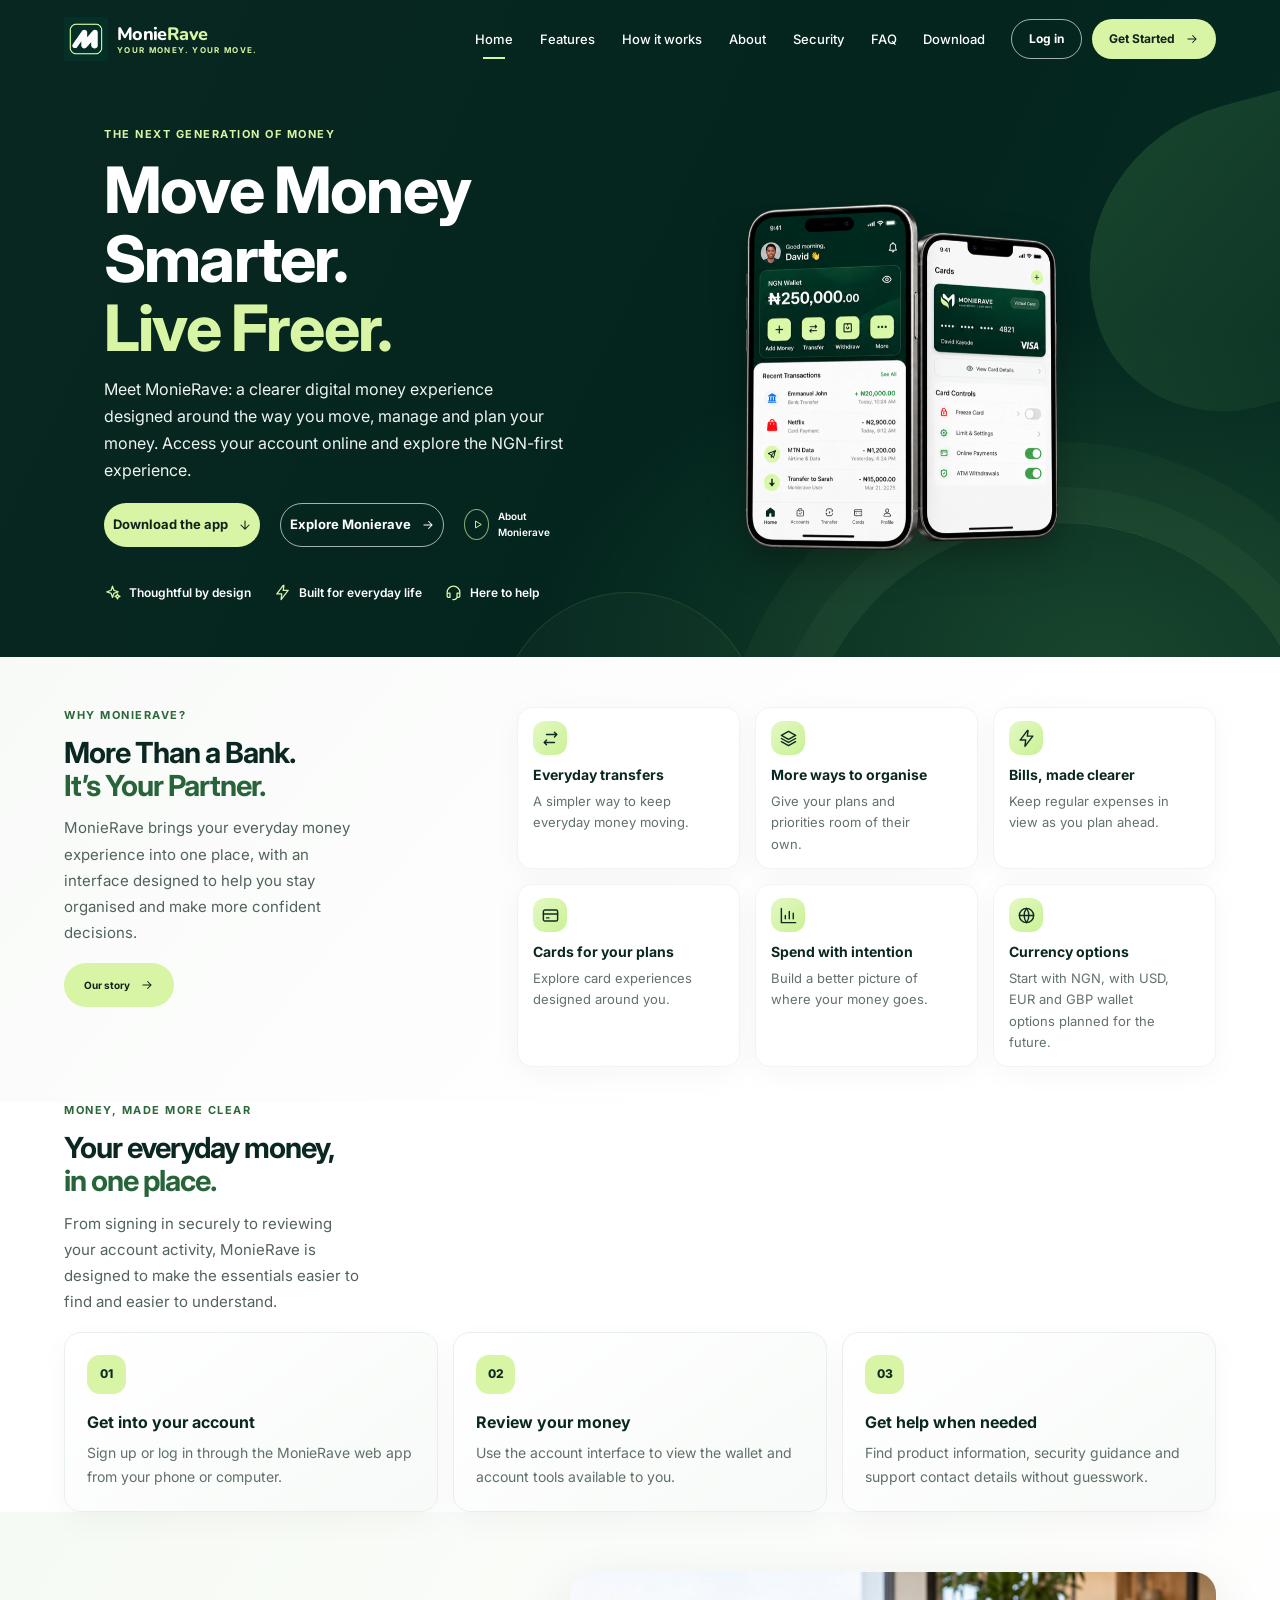
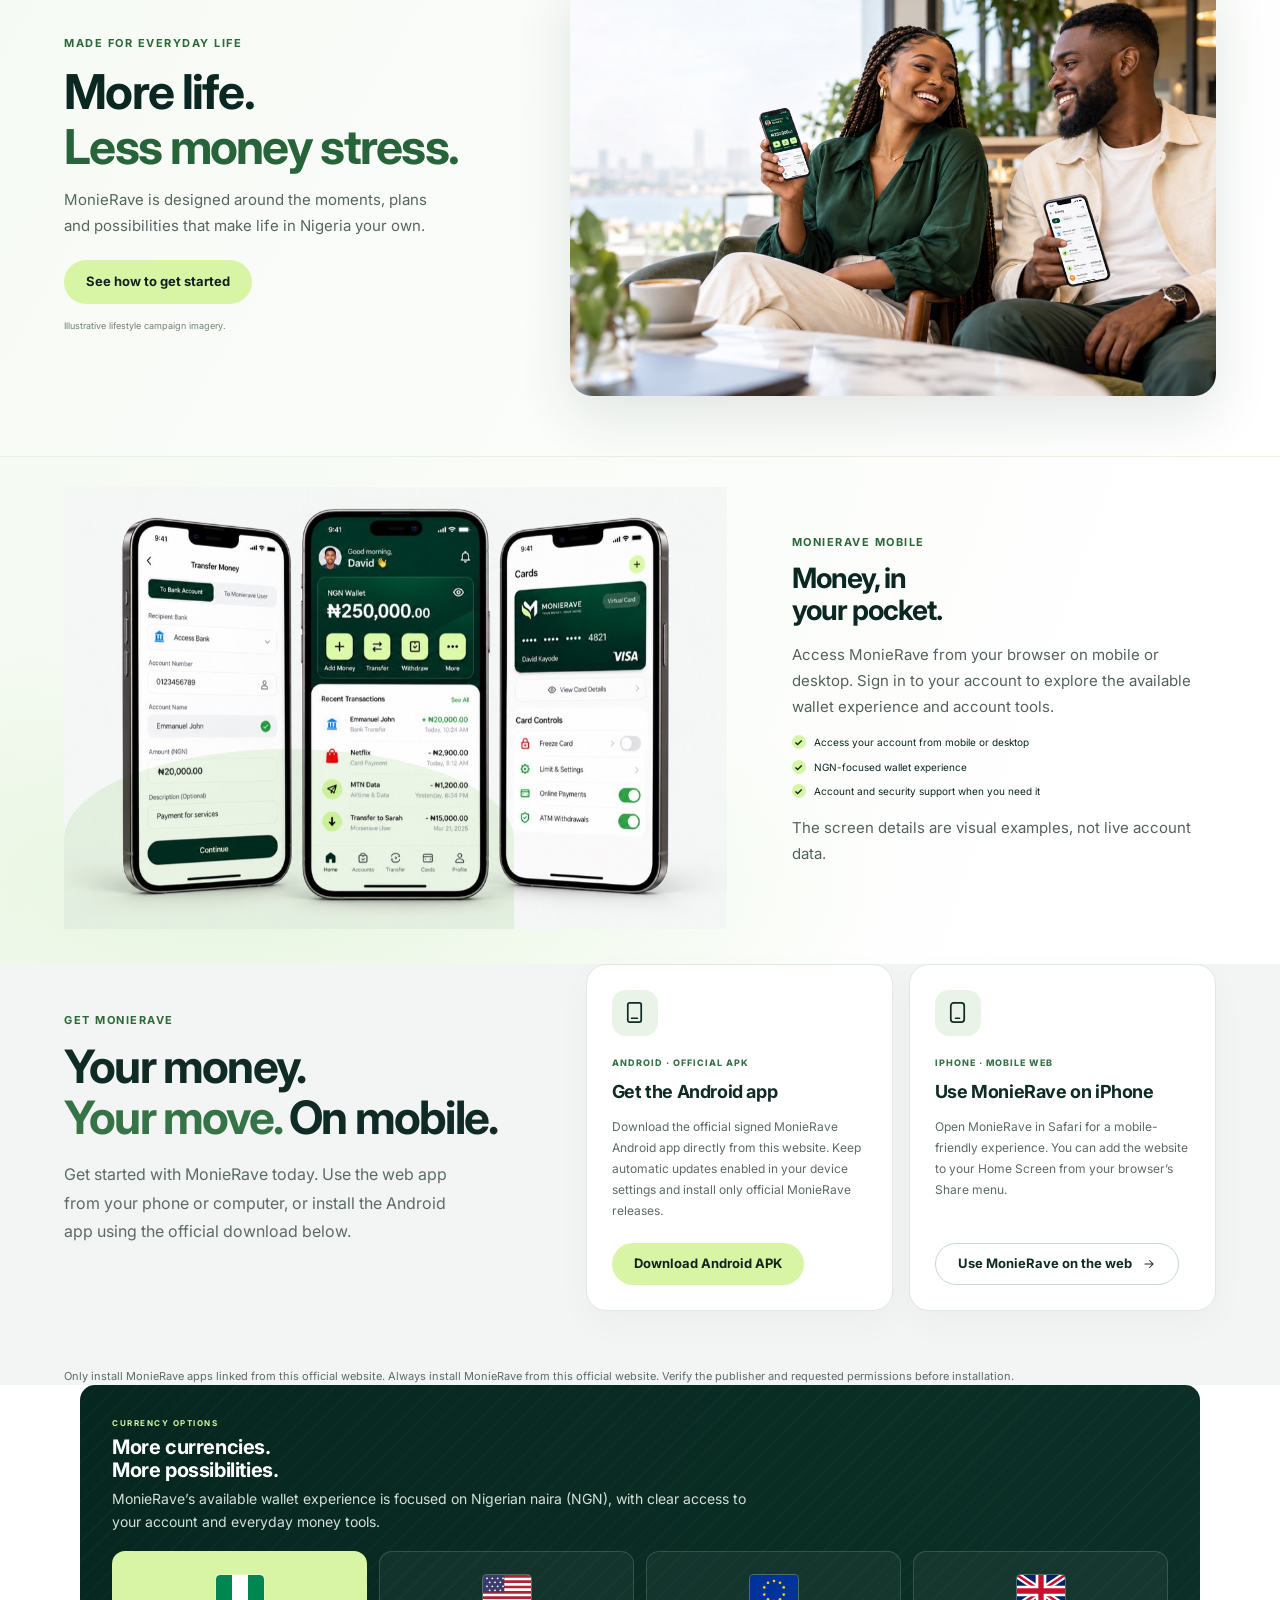
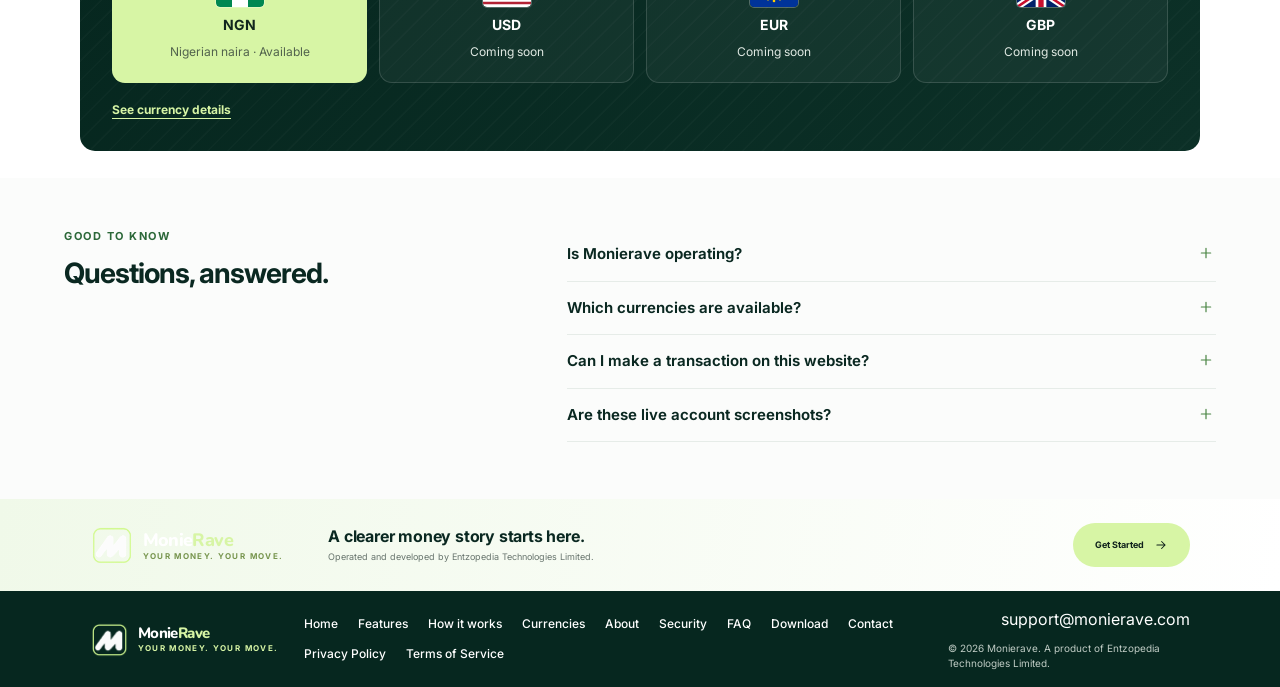
<file: index.html>
<!doctype html>
<html lang="en">
  <head>
    <meta charset="utf-8" />
    <meta name="viewport" content="width=device-width, initial-scale=1" />
    <meta name="theme-color" content="#102B25" />
    <meta name="description" content="Meet MonieRave, a digital money experience for everyday life. Explore account access, NGN wallet tools, transfers and support." />
    <title>Monierave — Your Money. Your Move.</title>
    <link rel="preconnect" href="https://fonts.googleapis.com" />
    <link rel="preconnect" href="https://fonts.gstatic.com" crossorigin />
    <link href="https://fonts.googleapis.com/css2?family=Inter:wght@400;500;600;700;800&display=swap" rel="stylesheet" />
    <link href="https://fonts.googleapis.com/css2?family=Nunito:wght@800&display=swap" rel="stylesheet" />
    <link rel="icon" href="assets/9DE9C3FB-DB99-4FD7-A342-2E4CF567C909.png?v=20261014" type="image/png" sizes="any" />
    <link rel="stylesheet" href="/styles.css?v=20261014-brand-case" />
    <script src="script.js" defer></script>
  </head>
  <body>
    <header class="site-header">
      <a class="brand brand-light" href="#home" aria-label="Monierave home">
        <img src="assets/9DE9C3FB-DB99-4FD7-A342-2E4CF567C909.png" alt="" />
        <span class="brand-copy"><strong>Monie<span>Rave</span></strong><small>YOUR MONEY. YOUR MOVE.</small></span>
      </a>
      <button class="menu-toggle" aria-expanded="false" aria-controls="primary-nav" aria-label="Open navigation"><span></span><span></span></button>
      <nav id="primary-nav" class="primary-nav" aria-label="Main navigation">
        <a class="active" aria-current="page" href="index.html">Home</a><a href="features.html">Features</a><a href="how-it-works.html">How it works</a><a href="about.html">About</a><a href="security.html">Security</a><a href="faq.html">FAQ</a><a href="#download">Download</a>
      </nav>
      <div class="header-actions"><a class="button button-outline button-small" href="https://app.monierave.com/login">Log in</a><a class="button button-lime button-small" href="https://app.monierave.com/login?mode=signup">Get Started <svg class="icon icon-arrow" viewBox="0 0 24 24" fill="none" stroke="currentColor" stroke-width="1.8" stroke-linecap="round" stroke-linejoin="round" aria-hidden="true"><path d="M5 12h14M13 6l6 6-6 6"/></svg></a></div>
    </header>

    <main>
      <section class="hero" id="home">
        <div class="hero-glow glow-one"></div><div class="hero-glow glow-two"></div>
        <div class="hero-inner">
          <div class="hero-copy">
            <p class="eyebrow eyebrow-lime">THE NEXT GENERATION OF MONEY</p>
            <h1>Move Money Smarter.<br /><span>Live Freer.</span></h1>
            <p class="hero-intro">Meet MonieRave: a clearer digital money experience designed around the way you move, manage and plan your money. Access your account online and explore the NGN-first experience.</p>
            <div class="hero-actions"><a class="button button-lime" href="#download">Download the app <svg class="icon icon-arrow" viewBox="0 0 24 24" fill="none" stroke="currentColor" stroke-width="1.8" stroke-linecap="round" stroke-linejoin="round" aria-hidden="true"><path d="M12 5v14M5 12l7 7 7-7"/></svg></a><a class="button button-outline" href="features.html">Explore Monierave <svg class="icon icon-arrow" viewBox="0 0 24 24" fill="none" stroke="currentColor" stroke-width="1.8" stroke-linecap="round" stroke-linejoin="round" aria-hidden="true"><path d="M5 12h14M13 6l6 6-6 6"/></svg></a><a class="watch-link" href="about.html"><span class="play-icon"><svg class="icon" viewBox="0 0 24 24" fill="none" stroke="currentColor" stroke-width="1.8" stroke-linecap="round" stroke-linejoin="round" aria-hidden="true"><path d="m9 6 10 6-10 6z"/></svg></span> About Monierave</a></div>
            <div class="trust-row"><span><svg class="icon" viewBox="0 0 24 24" fill="none" stroke="currentColor" stroke-width="1.8" stroke-linecap="round" stroke-linejoin="round" aria-hidden="true"><path d="m12 3 1.9 5.8L20 11l-6.1 2.2L12 19l-1.9-5.8L4 11l6.1-2.2L12 3Z"/><path d="m19 14 1.1 2.4L22.5 17.5l-2.4 1.1L19 21l-1.1-2.4-2.4-1.1 2.4-1.1L19 14Z"/></svg> Thoughtful by design</span><span><svg class="icon" viewBox="0 0 24 24" fill="none" stroke="currentColor" stroke-width="1.8" stroke-linecap="round" stroke-linejoin="round" aria-hidden="true"><path d="M13 2 4 14h7l-1 8 10-13h-7l1-7Z"/></svg> Built for everyday life</span><span><svg class="icon" viewBox="0 0 24 24" fill="none" stroke="currentColor" stroke-width="1.8" stroke-linecap="round" stroke-linejoin="round" aria-hidden="true"><path d="M3 13v-1a9 9 0 0 1 18 0v1"/><path d="M5 13h2v6H5a2 2 0 0 1-2-2v-2a2 2 0 0 1 2-2Zm14 0h-2v6h2a2 2 0 0 0 2-2v-2a2 2 0 0 0-2-2ZM17 19a5 5 0 0 1-5 3h-1"/></svg> Here to help</span></div>
          </div>
          <div class="hero-phones"><img class="device-art" src="assets/monierave-device-hero.png" alt="Illustrative screens for a Monierave NGN wallet and card experience" /></div>
        </div>
      </section>

      <section class="features section-pad" id="features">
        <div class="features-intro" id="about"><p class="eyebrow eyebrow-green">WHY MONIERAVE?</p><h2>More Than a Bank.<br /><span>It’s Your Partner.</span></h2><p>MonieRave brings your everyday money experience into one place, with an interface designed to help you stay organised and make more confident decisions.</p><a class="button button-lime" href="about.html">Our story <svg class="icon icon-arrow" viewBox="0 0 24 24" fill="none" stroke="currentColor" stroke-width="1.8" stroke-linecap="round" stroke-linejoin="round" aria-hidden="true"><path d="M5 12h14M13 6l6 6-6 6"/></svg></a></div>
        <div class="feature-grid">
          <article class="feature-card"><div class="feature-icon"><svg class="icon" viewBox="0 0 24 24" fill="none" stroke="currentColor" stroke-width="1.8" stroke-linecap="round" stroke-linejoin="round" aria-hidden="true"><path d="M7 7h13l-3-3m3 3-3 3M17 17H4l3 3m-3-3 3-3"/></svg></div><h3>Everyday transfers</h3><p>A simpler way to keep everyday money moving.</p></article>
          <article class="feature-card"><div class="feature-icon"><svg class="icon" viewBox="0 0 24 24" fill="none" stroke="currentColor" stroke-width="1.8" stroke-linecap="round" stroke-linejoin="round" aria-hidden="true"><path d="m12 3 9 5-9 5-9-5 9-5Z"/><path d="m3 12 9 5 9-5M3 16l9 5 9-5"/></svg></div><h3>More ways to organise</h3><p>Give your plans and priorities room of their own.</p></article>
          <article class="feature-card"><div class="feature-icon"><svg class="icon" viewBox="0 0 24 24" fill="none" stroke="currentColor" stroke-width="1.8" stroke-linecap="round" stroke-linejoin="round" aria-hidden="true"><path d="M13 2 4 14h7l-1 8 10-13h-7l1-7Z"/></svg></div><h3>Bills, made clearer</h3><p>Keep regular expenses in view as you plan ahead.</p></article>
          <article class="feature-card"><div class="feature-icon"><svg class="icon" viewBox="0 0 24 24" fill="none" stroke="currentColor" stroke-width="1.8" stroke-linecap="round" stroke-linejoin="round" aria-hidden="true"><rect x="3" y="5" width="18" height="14" rx="2"/><path d="M3 10h18M7 15h3"/></svg></div><h3>Cards for your plans</h3><p>Explore card experiences designed around you.</p></article>
          <article class="feature-card"><div class="feature-icon"><svg class="icon" viewBox="0 0 24 24" fill="none" stroke="currentColor" stroke-width="1.8" stroke-linecap="round" stroke-linejoin="round" aria-hidden="true"><path d="M3 3v18h18M8 16v-4m5 4V7m5 9v-7"/></svg></div><h3>Spend with intention</h3><p>Build a better picture of where your money goes.</p></article>
          <article class="feature-card"><div class="feature-icon"><svg class="icon" viewBox="0 0 24 24" fill="none" stroke="currentColor" stroke-width="1.8" stroke-linecap="round" stroke-linejoin="round" aria-hidden="true"><circle cx="12" cy="12" r="9"/><path d="M3 12h18M12 3a15 15 0 0 1 0 18 15 15 0 0 1 0-18Z"/></svg></div><h3>Currency options</h3><p>Start with NGN, with USD, EUR and GBP wallet options planned for the future.</p></article>
        </div>
      </section>

      <section class="section-pad"><div class="features-intro"><p class="eyebrow eyebrow-green">MONEY, MADE MORE CLEAR</p><h2>Your everyday money,<br /><span>in one place.</span></h2><p>From signing in securely to reviewing your account activity, MonieRave is designed to make the essentials easier to find and easier to understand.</p></div><div class="page-card-grid"><article class="page-card"><span class="step-number">01</span><h3>Get into your account</h3><p>Sign up or log in through the MonieRave web app from your phone or computer.</p></article><article class="page-card"><span class="step-number">02</span><h3>Review your money</h3><p>Use the account interface to view the wallet and account tools available to you.</p></article><article class="page-card"><span class="step-number">03</span><h3>Get help when needed</h3><p>Find product information, security guidance and support contact details without guesswork.</p></article></div></section><section class="people-section section-pad"><div class="people-copy"><p class="eyebrow eyebrow-green">MADE FOR EVERYDAY LIFE</p><h2>More life.<br /><span>Less money stress.</span></h2><p>MonieRave is designed around the moments, plans and possibilities that make life in Nigeria your own.</p><a class="button button-lime" href="how-it-works.html">See how to get started</a><small>Illustrative lifestyle campaign imagery.</small></div><figure class="people-photo"><img src="assets/monierave-lifestyle-couple.jpg" alt="A smiling Nigerian woman and man holding phones together in a bright modern cafe" loading="lazy" decoding="async" /></figure></section>

      <section class="app-section section-pad" id="security">
        <div class="app-preview"><img class="device-art" src="assets/monierave-device-screens.jpg" alt="Illustrative Monierave transfer, wallet and card app screens" loading="lazy" decoding="async" /></div>
        <div class="app-copy"><p class="eyebrow eyebrow-green">MONIERAVE MOBILE</p><h2>Money, in<br />your pocket.</h2><p>Access MonieRave from your browser on mobile or desktop. Sign in to your account to explore the available wallet experience and account tools.</p><ul><li>Access your account from mobile or desktop</li><li>NGN-focused wallet experience</li><li>Account and security support when you need it</li></ul><p class="store-note">The screen details are visual examples, not live account data.</p></div>
      </section>


      <section class="download-section section-pad" id="download" aria-labelledby="download-title">
        <div class="download-heading">
          <p class="eyebrow eyebrow-green">GET MONIERAVE</p>
          <h2 id="download-title">Your money.<br /><span>Your move.</span> On mobile.</h2>
          <p>Get started with MonieRave today. Use the web app from your phone or computer, or install the Android app using the official download below.</p>
        </div>
        <div class="download-options">
          <article class="download-card">
            <div class="download-platform-icon" aria-hidden="true"><svg viewBox="0 0 24 24" fill="none" stroke="currentColor" stroke-width="1.8" stroke-linecap="round" stroke-linejoin="round"><rect x="5" y="2" width="14" height="20" rx="2"/><path d="M9 18h6"/></svg></div>
            <p class="download-status">ANDROID · OFFICIAL APK</p>
            <h3>Get the Android app</h3>
            <p>Download the official signed MonieRave Android app directly from this website. Keep automatic updates enabled in your device settings and install only official MonieRave releases.</p>
            <a class="button button-lime" href="/downloads/monierave-android.apk" download>Download Android APK</a>
          </article>
          <article class="download-card">
            <div class="download-platform-icon" aria-hidden="true"><svg viewBox="0 0 24 24" fill="none" stroke="currentColor" stroke-width="1.8" stroke-linecap="round" stroke-linejoin="round"><rect x="5" y="2" width="14" height="20" rx="3"/><path d="M10 18h4"/></svg></div>
            <p class="download-status">IPHONE · MOBILE WEB</p>
            <h3>Use MonieRave on iPhone</h3>
            <p>Open MonieRave in Safari for a mobile-friendly experience. You can add the website to your Home Screen from your browser’s Share menu.</p>
            <a class="button button-outline-dark" href="https://app.monierave.com/login">Use MonieRave on the web <svg class="icon icon-arrow" viewBox="0 0 24 24" fill="none" stroke="currentColor" stroke-width="1.8" stroke-linecap="round" stroke-linejoin="round" aria-hidden="true"><path d="M5 12h14M13 6l6 6-6 6"/></svg></a>
          </article>
        </div>
        <p class="download-footnote">Only install MonieRave apps linked from this official website. Always install MonieRave from this official website. Verify the publisher and requested permissions before installation.</p>
      </section>

      <section class="currencies" aria-labelledby="currency-title"><div class="currency-intro"><p class="eyebrow eyebrow-lime">CURRENCY OPTIONS</p><h2 id="currency-title">More currencies.<br />More possibilities.</h2><p>MonieRave’s available wallet experience is focused on Nigerian naira (NGN), with clear access to your account and everyday money tools.</p></div><div class="currency-list"><div class="currency-item current"><span class="currency-flag"><svg viewBox="0 0 36 24" role="img" aria-label="Nigeria flag" xmlns="http://www.w3.org/2000/svg"><rect width="36" height="24" rx="2" fill="#fff"/><path d="M0 2a2 2 0 0 1 2-2h10v24H2a2 2 0 0 1-2-2zM24 0h10a2 2 0 0 1 2 2v20a2 2 0 0 1-2 2H24z" fill="#008751"/></svg></span><strong>NGN</strong><small>Nigerian naira · Available</small></div><div class="currency-item upcoming"><span class="currency-flag"><svg viewBox="0 0 36 24" role="img" aria-label="United States flag" xmlns="http://www.w3.org/2000/svg"><rect width="36" height="24" rx="2" fill="#fff"/><path fill="#b22234" d="M0 0h36v2H0zm0 4h36v2H0zm0 4h36v2H0zm0 4h36v2H0zm0 4h36v2H0zm0 4h36v2H0z"/><path fill="#3c3b6e" d="M0 0h16v13H0z"/><g fill="#fff"><circle cx="3" cy="2.5" r=".7"/><circle cx="7" cy="2.5" r=".7"/><circle cx="11" cy="2.5" r=".7"/><circle cx="15" cy="2.5" r=".7"/><circle cx="5" cy="5.5" r=".7"/><circle cx="9" cy="5.5" r=".7"/><circle cx="13" cy="5.5" r=".7"/><circle cx="3" cy="8.5" r=".7"/><circle cx="7" cy="8.5" r=".7"/><circle cx="11" cy="8.5" r=".7"/><circle cx="15" cy="8.5" r=".7"/><circle cx="5" cy="11.5" r=".7"/><circle cx="9" cy="11.5" r=".7"/><circle cx="13" cy="11.5" r=".7"/></g></svg></span><strong>USD</strong><small>Coming soon</small></div><div class="currency-item upcoming"><span class="currency-flag"><svg viewBox="0 0 36 24" role="img" aria-label="European Union flag" xmlns="http://www.w3.org/2000/svg"><rect width="36" height="24" rx="2" fill="#003399"/><g fill="#ffcc00"><circle cx="18" cy="4.5" r="1"/><circle cx="22.5" cy="5.8" r="1"/><circle cx="25.3" cy="9.3" r="1"/><circle cx="25.3" cy="14.7" r="1"/><circle cx="22.5" cy="18.2" r="1"/><circle cx="18" cy="19.5" r="1"/><circle cx="13.5" cy="18.2" r="1"/><circle cx="10.7" cy="14.7" r="1"/><circle cx="10.7" cy="9.3" r="1"/><circle cx="13.5" cy="5.8" r="1"/></g></svg></span><strong>EUR</strong><small>Coming soon</small></div><div class="currency-item upcoming"><span class="currency-flag"><svg viewBox="0 0 36 24" role="img" aria-label="United Kingdom flag" xmlns="http://www.w3.org/2000/svg"><rect width="36" height="24" rx="2" fill="#012169"/><path d="M0 0 36 24M36 0 0 24" stroke="#fff" stroke-width="5"/><path d="M0 0 36 24M36 0 0 24" stroke="#c8102e" stroke-width="2"/><path d="M18 0v24M0 12h36" stroke="#fff" stroke-width="8"/><path d="M18 0v24M0 12h36" stroke="#c8102e" stroke-width="4"/></svg></span><strong>GBP</strong><small>Coming soon</small></div></div><a class="currency-details-link" href="currencies.html">See currency details</a></section>

      <section class="faq-section section-pad" id="faq"><div><p class="eyebrow eyebrow-green">GOOD TO KNOW</p><h2>Questions, answered.</h2></div><div class="faq-list"><details><summary>Is Monierave operating?<span><svg class="icon icon-plus" viewBox="0 0 24 24" fill="none" stroke="currentColor" stroke-width="1.8" stroke-linecap="round" aria-hidden="true"><path d="M12 5v14M5 12h14"/></svg></span></summary><p>Yes. You can visit the MonieRave web app, create an account or sign in, and use the services currently enabled for your account.</p></details><details><summary>Which currencies are available?<span><svg class="icon icon-plus" viewBox="0 0 24 24" fill="none" stroke="currentColor" stroke-width="1.8" stroke-linecap="round" aria-hidden="true"><path d="M12 5v14M5 12h14"/></svg></span></summary><p>Nigerian naira (NGN) is available now. USD, EUR and GBP wallet options are coming soon and are not yet available for transactions. For questions, contact support@monierave.com.</p></details><details><summary>Can I make a transaction on this website?<span><svg class="icon icon-plus" viewBox="0 0 24 24" fill="none" stroke="currentColor" stroke-width="1.8" stroke-linecap="round" aria-hidden="true"><path d="M12 5v14M5 12h14"/></svg></span></summary><p>No. This public website does not process transactions. For account access or service help, contact support@monierave.com.</p></details><details><summary>Are these live account screenshots?<span><svg class="icon icon-plus" viewBox="0 0 24 24" fill="none" stroke="currentColor" stroke-width="1.8" stroke-linecap="round" aria-hidden="true"><path d="M12 5v14M5 12h14"/></svg></span></summary><p>No. The phone screens are illustrative previews and do not show a live account or real transaction history.</p></details></div></section>

      <section class="closing-cta" id="get-started"><a class="brand brand-dark" href="index.html"><img src="assets/ED38C9C1-3D6F-4AB4-882D-0A866B48E3E2.png" alt="" /><span class="brand-copy"><strong>Monie<span>Rave</span></strong><small>YOUR MONEY. YOUR MOVE.</small></span></a><div><h2>A clearer money story starts here.</h2><p>Operated and developed by Entzopedia Technologies Limited.</p></div><a class="button button-lime" href="https://app.monierave.com/login?mode=signup">Get Started <svg class="icon icon-arrow" viewBox="0 0 24 24" fill="none" stroke="currentColor" stroke-width="1.8" stroke-linecap="round" stroke-linejoin="round" aria-hidden="true"><path d="M5 12h14M13 6l6 6-6 6"/></svg></a></section>
    </main>

    <footer class="site-footer"><a class="brand brand-light" href="index.html"><img src="assets/ED38C9C1-3D6F-4AB4-882D-0A866B48E3E2.png" alt="" /><span class="brand-copy"><strong>Monie<span>Rave</span></strong><small>YOUR MONEY. YOUR MOVE.</small></span></a><nav aria-label="Footer navigation"><a href="index.html">Home</a><a href="features.html">Features</a><a href="how-it-works.html">How it works</a><a href="currencies.html">Currencies</a><a href="about.html">About</a><a href="security.html">Security</a><a href="faq.html">FAQ</a><a href="#download">Download</a><a href="contact.html">Contact</a><a href="privacy-policy.html">Privacy Policy</a><a href="terms.html">Terms of Service</a></nav><div class="footer-meta"><a class="support-link" href="mailto:support@monierave.com">support@monierave.com</a><small>© <span id="year">2026</span> Monierave. A product of Entzopedia Technologies Limited.</small></div></footer>
  </body>
</html>
</file>
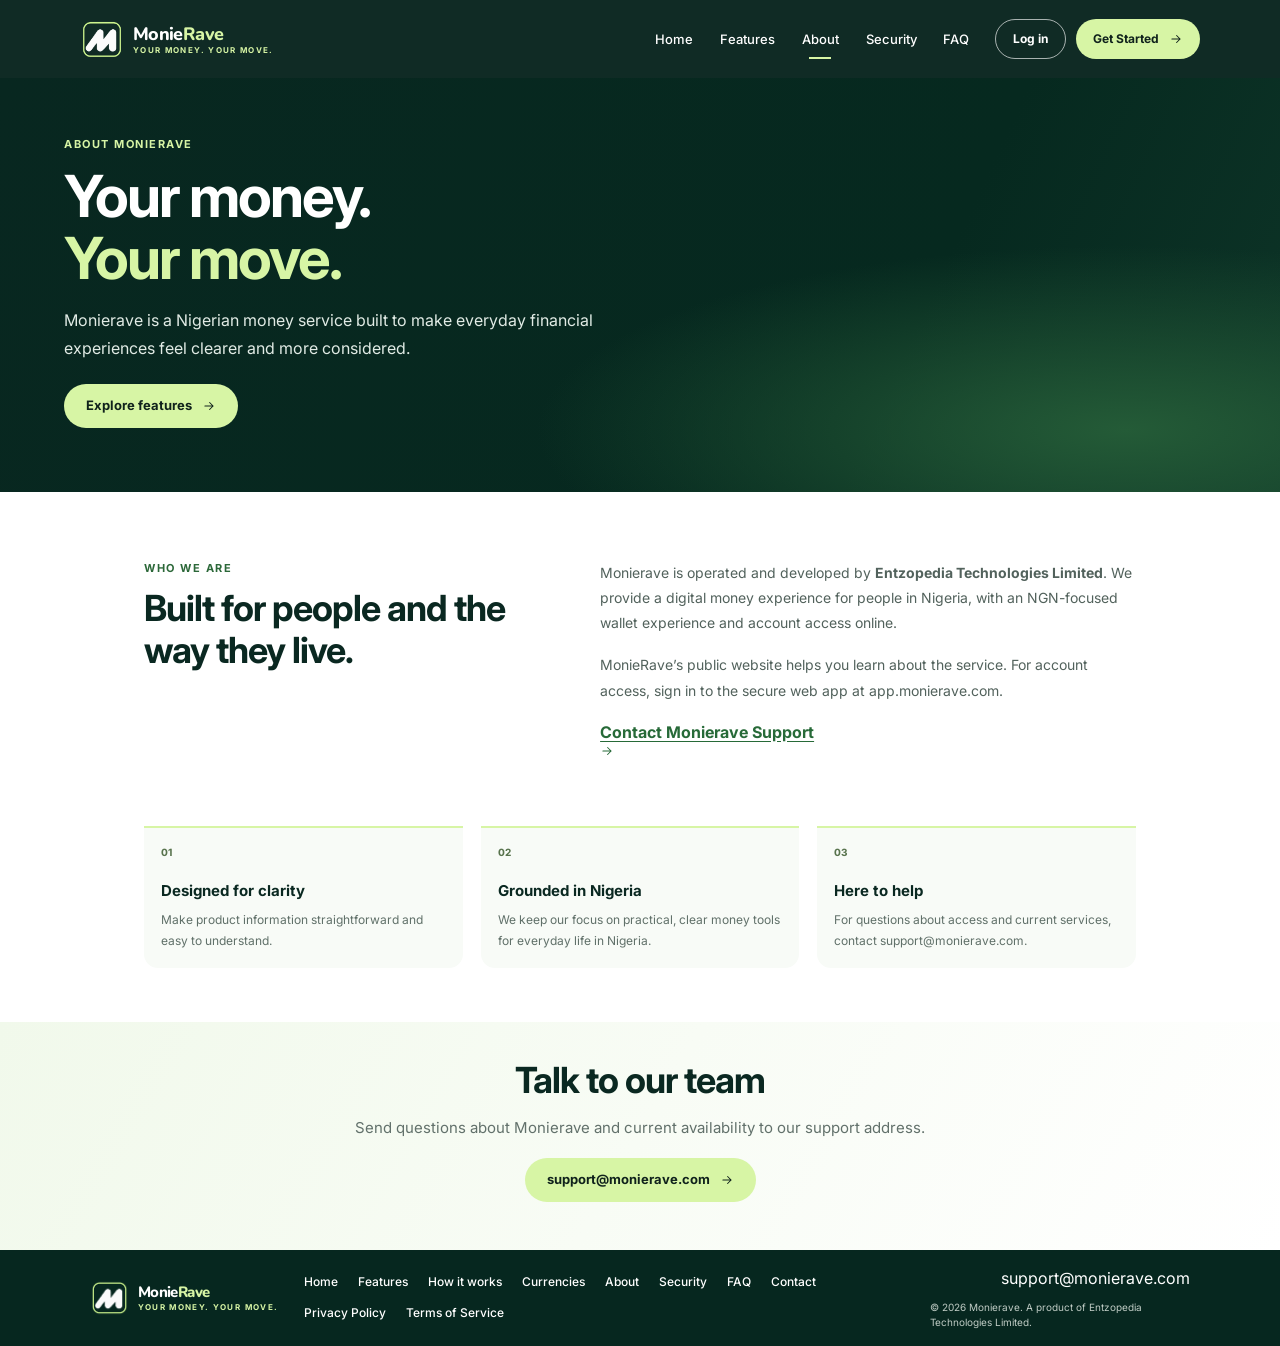
<file: about.html>
<!doctype html>
<html lang="en">
  <head>
    <meta charset="utf-8" /><meta name="viewport" content="width=device-width, initial-scale=1" /><meta name="theme-color" content="#102B25" />
    <meta name="description" content="Learn about Monierave, operated and developed by Entzopedia Technologies Limited." /><link rel="canonical" href="https://monierave.com/about.html" />
    <title>About — Monierave</title>
    <link rel="preconnect" href="https://fonts.googleapis.com" /><link rel="preconnect" href="https://fonts.gstatic.com" crossorigin /><link href="https://fonts.googleapis.com/css2?family=Inter:wght@400;500;600;700;800&display=swap" rel="stylesheet" />
    <link href="https://fonts.googleapis.com/css2?family=Nunito:wght@800&display=swap" rel="stylesheet" />
    <link rel="icon" href="assets/9DE9C3FB-DB99-4FD7-A342-2E4CF567C909.png?v=20261014" type="image/png" sizes="any" /><link rel="stylesheet" href="/styles.css?v=20261014-brand-case" /><script src="script.js" defer></script>
  </head>
  <body class="inner-page">
    <header class="site-header"><a class="brand brand-light" href="index.html" aria-label="Monierave home"><img src="assets/ED38C9C1-3D6F-4AB4-882D-0A866B48E3E2.png" alt="" /><span class="brand-copy"><strong>Monie<span>Rave</span></strong><small>YOUR MONEY. YOUR MOVE.</small></span></a><button class="menu-toggle" aria-expanded="false" aria-controls="primary-nav" aria-label="Open navigation"><span></span><span></span></button><nav id="primary-nav" class="primary-nav" aria-label="Main navigation"><a href="index.html">Home</a><a href="features.html">Features</a><a class="active" aria-current="page" href="about.html">About</a><a href="security.html">Security</a><a href="faq.html">FAQ</a></nav><div class="header-actions"><a class="button button-outline button-small" href="https://app.monierave.com/login">Log in</a><a class="button button-lime button-small" href="https://app.monierave.com/login?mode=signup">Get Started <svg class="icon icon-arrow" viewBox="0 0 24 24" fill="none" stroke="currentColor" stroke-width="1.8" stroke-linecap="round" stroke-linejoin="round" aria-hidden="true"><path d="M5 12h14M13 6l6 6-6 6"/></svg></a></div></header>
    <main>
      <section class="page-hero"><div class="page-hero-inner"><p class="eyebrow eyebrow-lime">ABOUT MONIERAVE</p><h1>Your money.<br /><span>Your move.</span></h1><p>Monierave is a Nigerian money service built to make everyday financial experiences feel clearer and more considered.</p><a class="button button-lime" href="features.html">Explore features <svg class="icon icon-arrow" viewBox="0 0 24 24" fill="none" stroke="currentColor" stroke-width="1.8" stroke-linecap="round" stroke-linejoin="round" aria-hidden="true"><path d="M5 12h14M13 6l6 6-6 6"/></svg></a></div></section>
      <section class="page-content about-story"><div><p class="eyebrow eyebrow-green">WHO WE ARE</p><h2>Built for people and the way they live.</h2></div><div><p>Monierave is operated and developed by <strong>Entzopedia Technologies Limited</strong>. We provide a digital money experience for people in Nigeria, with an NGN-focused wallet experience and account access online.</p><p>MonieRave’s public website helps you learn about the service. For account access, sign in to the secure web app at app.monierave.com.</p><a class="text-link" href="mailto:support@monierave.com?subject=About%20Monierave">Contact Monierave Support <svg class="icon icon-arrow" viewBox="0 0 24 24" fill="none" stroke="currentColor" stroke-width="1.8" stroke-linecap="round" stroke-linejoin="round" aria-hidden="true"><path d="M5 12h14M13 6l6 6-6 6"/></svg></a></div></section>
      <section class="page-values"><article><span>01</span><h3>Designed for clarity</h3><p>Make product information straightforward and easy to understand.</p></article><article><span>02</span><h3>Grounded in Nigeria</h3><p>We keep our focus on practical, clear money tools for everyday life in Nigeria.</p></article><article><span>03</span><h3>Here to help</h3><p>For questions about access and current services, contact support@monierave.com.</p></article></section>
      <section class="page-contact"><h2>Talk to our team</h2><p>Send questions about Monierave and current availability to our support address.</p><a class="button button-lime" href="mailto:support@monierave.com">support@monierave.com <svg class="icon icon-arrow" viewBox="0 0 24 24" fill="none" stroke="currentColor" stroke-width="1.8" stroke-linecap="round" stroke-linejoin="round" aria-hidden="true"><path d="M5 12h14M13 6l6 6-6 6"/></svg></a></section>
    </main>
    <footer class="site-footer"><a class="brand brand-light" href="index.html"><img src="assets/ED38C9C1-3D6F-4AB4-882D-0A866B48E3E2.png" alt="" /><span class="brand-copy"><strong>Monie<span>Rave</span></strong><small>YOUR MONEY. YOUR MOVE.</small></span></a><nav aria-label="Footer navigation"><a href="index.html">Home</a><a href="features.html">Features</a><a href="how-it-works.html">How it works</a><a href="currencies.html">Currencies</a><a href="about.html">About</a><a href="security.html">Security</a><a href="faq.html">FAQ</a><a href="contact.html">Contact</a><a href="privacy-policy.html">Privacy Policy</a><a href="terms.html">Terms of Service</a></nav><div class="footer-meta"><a class="support-link" href="mailto:support@monierave.com">support@monierave.com</a><small>© <span id="year">2026</span> Monierave. A product of Entzopedia Technologies Limited.</small></div></footer>
  </body>
</html>
</file>
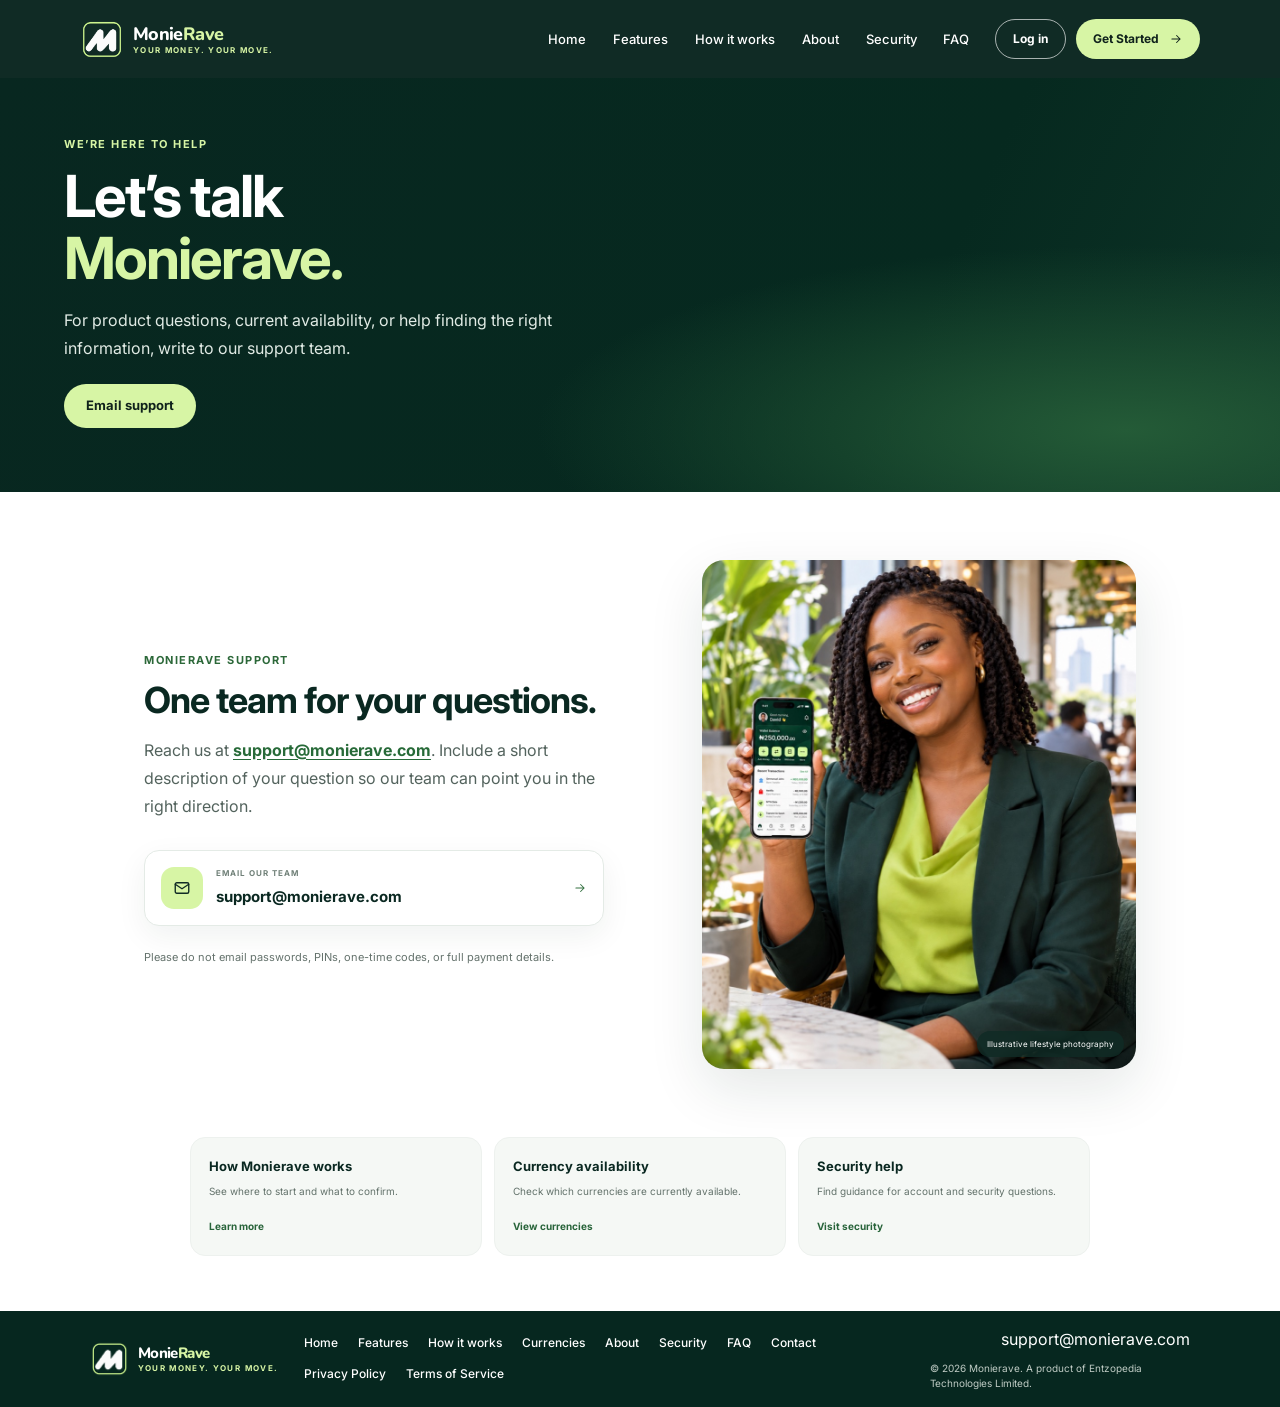
<file: contact.html>
<!doctype html>
<html lang="en">
  <head>
    <meta charset="utf-8" /><meta name="viewport" content="width=device-width, initial-scale=1" /><meta name="theme-color" content="#102B25" />
    <meta name="description" content="Contact Monierave Support for product availability, account access, and general enquiries." /><link rel="canonical" href="https://monierave.com/contact.html" />
    <title>Contact Monierave — Support</title>
    <link rel="preconnect" href="https://fonts.googleapis.com" /><link rel="preconnect" href="https://fonts.gstatic.com" crossorigin /><link href="https://fonts.googleapis.com/css2?family=Inter:wght@400;500;600;700;800&display=swap" rel="stylesheet" />
    <link href="https://fonts.googleapis.com/css2?family=Nunito:wght@800&display=swap" rel="stylesheet" />
    <link rel="icon" href="assets/9DE9C3FB-DB99-4FD7-A342-2E4CF567C909.png?v=20261014" type="image/png" sizes="any" /><link rel="stylesheet" href="/styles.css?v=20261014-brand-case" /><script src="script.js" defer></script>
  </head>
  <body class="inner-page">
    <header class="site-header"><a class="brand brand-light" href="index.html" aria-label="Monierave home"><img src="assets/ED38C9C1-3D6F-4AB4-882D-0A866B48E3E2.png" alt="" /><span class="brand-copy"><strong>Monie<span>Rave</span></strong><small>YOUR MONEY. YOUR MOVE.</small></span></a><button class="menu-toggle" aria-expanded="false" aria-controls="primary-nav" aria-label="Open navigation"><span></span><span></span></button><nav id="primary-nav" class="primary-nav" aria-label="Main navigation"><a href="index.html">Home</a><a href="features.html">Features</a><a href="how-it-works.html">How it works</a><a href="about.html">About</a><a href="security.html">Security</a><a href="faq.html">FAQ</a></nav><div class="header-actions"><a class="button button-outline button-small" href="https://app.monierave.com/login">Log in</a><a class="button button-lime button-small" href="https://app.monierave.com/login?mode=signup">Get Started <svg class="icon icon-arrow" viewBox="0 0 24 24" fill="none" stroke="currentColor" stroke-width="1.8" stroke-linecap="round" stroke-linejoin="round" aria-hidden="true"><path d="M5 12h14M13 6l6 6-6 6"/></svg></a></div></header>
    <main>
      <section class="page-hero"><div class="page-hero-inner"><p class="eyebrow eyebrow-lime">WE’RE HERE TO HELP</p><h1>Let’s talk<br /><span>Monierave.</span></h1><p>For product questions, current availability, or help finding the right information, write to our support team.</p><a class="button button-lime" href="mailto:support@monierave.com?subject=Monierave%20enquiry">Email support</a></div></section>
      <section class="page-content contact-layout"><div><p class="eyebrow eyebrow-green">MONIERAVE SUPPORT</p><h2>One team for your questions.</h2><p class="page-lead">Reach us at <a class="text-link" href="mailto:support@monierave.com">support@monierave.com</a>. Include a short description of your question so our team can point you in the right direction.</p><a class="contact-email-card" href="mailto:support@monierave.com?subject=Monierave%20enquiry"><span class="contact-icon"><svg class="icon" viewBox="0 0 24 24" fill="none" stroke="currentColor" stroke-width="1.8" stroke-linecap="round" stroke-linejoin="round" aria-hidden="true"><rect x="3" y="5" width="18" height="14" rx="2"/><path d="m3 7 9 6 9-6"/></svg></span><span><small>EMAIL OUR TEAM</small><strong>support@monierave.com</strong></span><svg class="icon icon-arrow" viewBox="0 0 24 24" fill="none" stroke="currentColor" stroke-width="1.8" stroke-linecap="round" stroke-linejoin="round" aria-hidden="true"><path d="M5 12h14M13 6l6 6-6 6"/></svg></a><p class="page-note">Please do not email passwords, PINs, one-time codes, or full payment details.</p></div><figure class="contact-photo"><img src="assets/monierave-lifestyle-woman.jpg" alt="A smiling Nigerian woman holding a phone in a bright modern cafe" /><figcaption>Illustrative lifestyle photography</figcaption></figure></section>
      <section class="contact-shortcuts"><a href="how-it-works.html"><h3>How Monierave works</h3><p>See where to start and what to confirm.</p><span>Learn more</span></a><a href="currencies.html"><h3>Currency availability</h3><p>Check which currencies are currently available.</p><span>View currencies</span></a><a href="security.html"><h3>Security help</h3><p>Find guidance for account and security questions.</p><span>Visit security</span></a></section>
    </main>
    <footer class="site-footer"><a class="brand brand-light" href="index.html"><img src="assets/ED38C9C1-3D6F-4AB4-882D-0A866B48E3E2.png" alt="" /><span class="brand-copy"><strong>Monie<span>Rave</span></strong><small>YOUR MONEY. YOUR MOVE.</small></span></a><nav aria-label="Footer navigation"><a href="index.html">Home</a><a href="features.html">Features</a><a href="how-it-works.html">How it works</a><a href="currencies.html">Currencies</a><a href="about.html">About</a><a href="security.html">Security</a><a href="faq.html">FAQ</a><a href="contact.html">Contact</a><a href="privacy-policy.html">Privacy Policy</a><a href="terms.html">Terms of Service</a></nav><div class="footer-meta"><a class="support-link" href="mailto:support@monierave.com">support@monierave.com</a><small>© <span id="year">2026</span> Monierave. A product of Entzopedia Technologies Limited.</small></div></footer>
  </body>
</html>
</file>
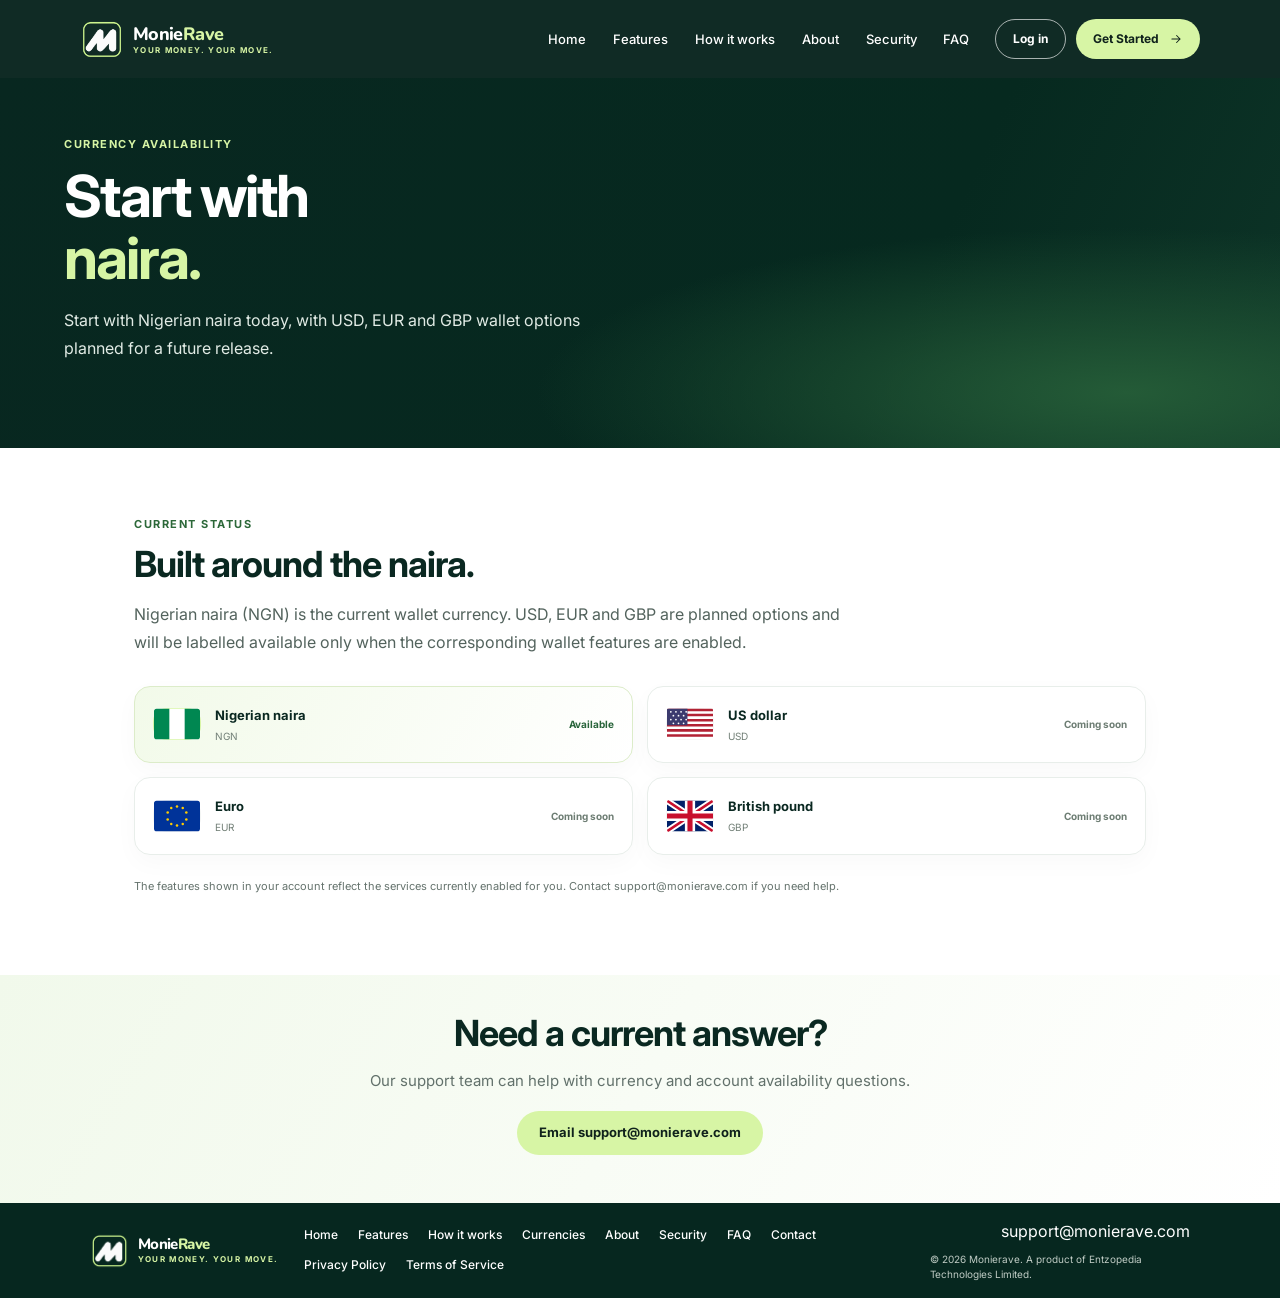
<file: currencies.html>
<!doctype html>
<html lang="en">
  <head>
    <meta charset="utf-8" /><meta name="viewport" content="width=device-width, initial-scale=1" /><meta name="theme-color" content="#102B25" />
    <meta name="description" content="Explore MonieRave currency availability: NGN is available, while USD, EUR and GBP are coming soon." /><link rel="canonical" href="https://monierave.com/currencies.html" />
    <title>Currency Availability — Monierave</title>
    <link rel="preconnect" href="https://fonts.googleapis.com" /><link rel="preconnect" href="https://fonts.gstatic.com" crossorigin /><link href="https://fonts.googleapis.com/css2?family=Inter:wght@400;500;600;700;800&display=swap" rel="stylesheet" />
    <link href="https://fonts.googleapis.com/css2?family=Nunito:wght@800&display=swap" rel="stylesheet" />
    <link rel="icon" href="assets/9DE9C3FB-DB99-4FD7-A342-2E4CF567C909.png?v=20261014" type="image/png" sizes="any" /><link rel="stylesheet" href="/styles.css?v=20261014-brand-case" /><script src="script.js" defer></script>
  </head>
  <body class="inner-page">
    <header class="site-header"><a class="brand brand-light" href="index.html" aria-label="Monierave home"><img src="assets/ED38C9C1-3D6F-4AB4-882D-0A866B48E3E2.png" alt="" /><span class="brand-copy"><strong>Monie<span>Rave</span></strong><small>YOUR MONEY. YOUR MOVE.</small></span></a><button class="menu-toggle" aria-expanded="false" aria-controls="primary-nav" aria-label="Open navigation"><span></span><span></span></button><nav id="primary-nav" class="primary-nav" aria-label="Main navigation"><a href="index.html">Home</a><a href="features.html">Features</a><a href="how-it-works.html">How it works</a><a href="about.html">About</a><a href="security.html">Security</a><a href="faq.html">FAQ</a></nav><div class="header-actions"><a class="button button-outline button-small" href="https://app.monierave.com/login">Log in</a><a class="button button-lime button-small" href="https://app.monierave.com/login?mode=signup">Get Started <svg class="icon icon-arrow" viewBox="0 0 24 24" fill="none" stroke="currentColor" stroke-width="1.8" stroke-linecap="round" stroke-linejoin="round" aria-hidden="true"><path d="M5 12h14M13 6l6 6-6 6"/></svg></a></div></header>
    <main>
      <section class="page-hero"><div class="page-hero-inner"><p class="eyebrow eyebrow-lime">CURRENCY AVAILABILITY</p><h1>Start with<br /><span>naira.</span></h1><p>Start with Nigerian naira today, with USD, EUR and GBP wallet options planned for a future release.</p></div></section>
      <section class="page-content currency-content"><p class="eyebrow eyebrow-green">CURRENT STATUS</p><h2>Built around the naira.</h2><p class="page-lead">Nigerian naira (NGN) is the current wallet currency. USD, EUR and GBP are planned options and will be labelled available only when the corresponding wallet features are enabled.</p><div class="availability-grid"><article class="availability-card available"><span class="currency-symbol"><svg viewBox="0 0 36 24" role="img" aria-label="Nigeria flag" xmlns="http://www.w3.org/2000/svg"><rect width="36" height="24" rx="2" fill="#fff"/><path d="M0 2a2 2 0 0 1 2-2h10v24H2a2 2 0 0 1-2-2zM24 0h10a2 2 0 0 1 2 2v20a2 2 0 0 1-2 2H24z" fill="#008751"/></svg></span><div><h3>Nigerian naira</h3><p>NGN</p></div><strong>Available</strong></article><article class="availability-card"><span class="currency-symbol"><svg viewBox="0 0 36 24" role="img" aria-label="United States flag" xmlns="http://www.w3.org/2000/svg"><rect width="36" height="24" rx="2" fill="#fff"/><path fill="#b22234" d="M0 0h36v2H0zm0 4h36v2H0zm0 4h36v2H0zm0 4h36v2H0zm0 4h36v2H0zm0 4h36v2H0z"/><path fill="#3c3b6e" d="M0 0h16v13H0z"/><g fill="#fff"><circle cx="3" cy="2.5" r=".7"/><circle cx="7" cy="2.5" r=".7"/><circle cx="11" cy="2.5" r=".7"/><circle cx="15" cy="2.5" r=".7"/><circle cx="5" cy="5.5" r=".7"/><circle cx="9" cy="5.5" r=".7"/><circle cx="13" cy="5.5" r=".7"/><circle cx="3" cy="8.5" r=".7"/><circle cx="7" cy="8.5" r=".7"/><circle cx="11" cy="8.5" r=".7"/><circle cx="15" cy="8.5" r=".7"/><circle cx="5" cy="11.5" r=".7"/><circle cx="9" cy="11.5" r=".7"/><circle cx="13" cy="11.5" r=".7"/></g></svg></span><div><h3>US dollar</h3><p>USD</p></div><strong>Coming soon</strong></article><article class="availability-card"><span class="currency-symbol"><svg viewBox="0 0 36 24" role="img" aria-label="European Union flag" xmlns="http://www.w3.org/2000/svg"><rect width="36" height="24" rx="2" fill="#003399"/><g fill="#ffcc00"><circle cx="18" cy="4.5" r="1"/><circle cx="22.5" cy="5.8" r="1"/><circle cx="25.3" cy="9.3" r="1"/><circle cx="25.3" cy="14.7" r="1"/><circle cx="22.5" cy="18.2" r="1"/><circle cx="18" cy="19.5" r="1"/><circle cx="13.5" cy="18.2" r="1"/><circle cx="10.7" cy="14.7" r="1"/><circle cx="10.7" cy="9.3" r="1"/><circle cx="13.5" cy="5.8" r="1"/></g></svg></span><div><h3>Euro</h3><p>EUR</p></div><strong>Coming soon</strong></article><article class="availability-card"><span class="currency-symbol"><svg viewBox="0 0 36 24" role="img" aria-label="United Kingdom flag" xmlns="http://www.w3.org/2000/svg"><rect width="36" height="24" rx="2" fill="#012169"/><path d="M0 0 36 24M36 0 0 24" stroke="#fff" stroke-width="5"/><path d="M0 0 36 24M36 0 0 24" stroke="#c8102e" stroke-width="2"/><path d="M18 0v24M0 12h36" stroke="#fff" stroke-width="8"/><path d="M18 0v24M0 12h36" stroke="#c8102e" stroke-width="4"/></svg></span><div><h3>British pound</h3><p>GBP</p></div><strong>Coming soon</strong></article></div><p class="page-note">The features shown in your account reflect the services currently enabled for you. Contact support@monierave.com if you need help.</p></section>
      <section class="page-contact"><h2>Need a current answer?</h2><p>Our support team can help with currency and account availability questions.</p><a class="button button-lime" href="mailto:support@monierave.com?subject=Currency%20availability">Email support@monierave.com</a></section>
    </main>
    <footer class="site-footer"><a class="brand brand-light" href="index.html"><img src="assets/ED38C9C1-3D6F-4AB4-882D-0A866B48E3E2.png" alt="" /><span class="brand-copy"><strong>Monie<span>Rave</span></strong><small>YOUR MONEY. YOUR MOVE.</small></span></a><nav aria-label="Footer navigation"><a href="index.html">Home</a><a href="features.html">Features</a><a href="how-it-works.html">How it works</a><a href="currencies.html">Currencies</a><a href="about.html">About</a><a href="security.html">Security</a><a href="faq.html">FAQ</a><a href="contact.html">Contact</a><a href="privacy-policy.html">Privacy Policy</a><a href="terms.html">Terms of Service</a></nav><div class="footer-meta"><a class="support-link" href="mailto:support@monierave.com">support@monierave.com</a><small>© <span id="year">2026</span> Monierave. A product of Entzopedia Technologies Limited.</small></div></footer>
  </body>
</html>
</file>
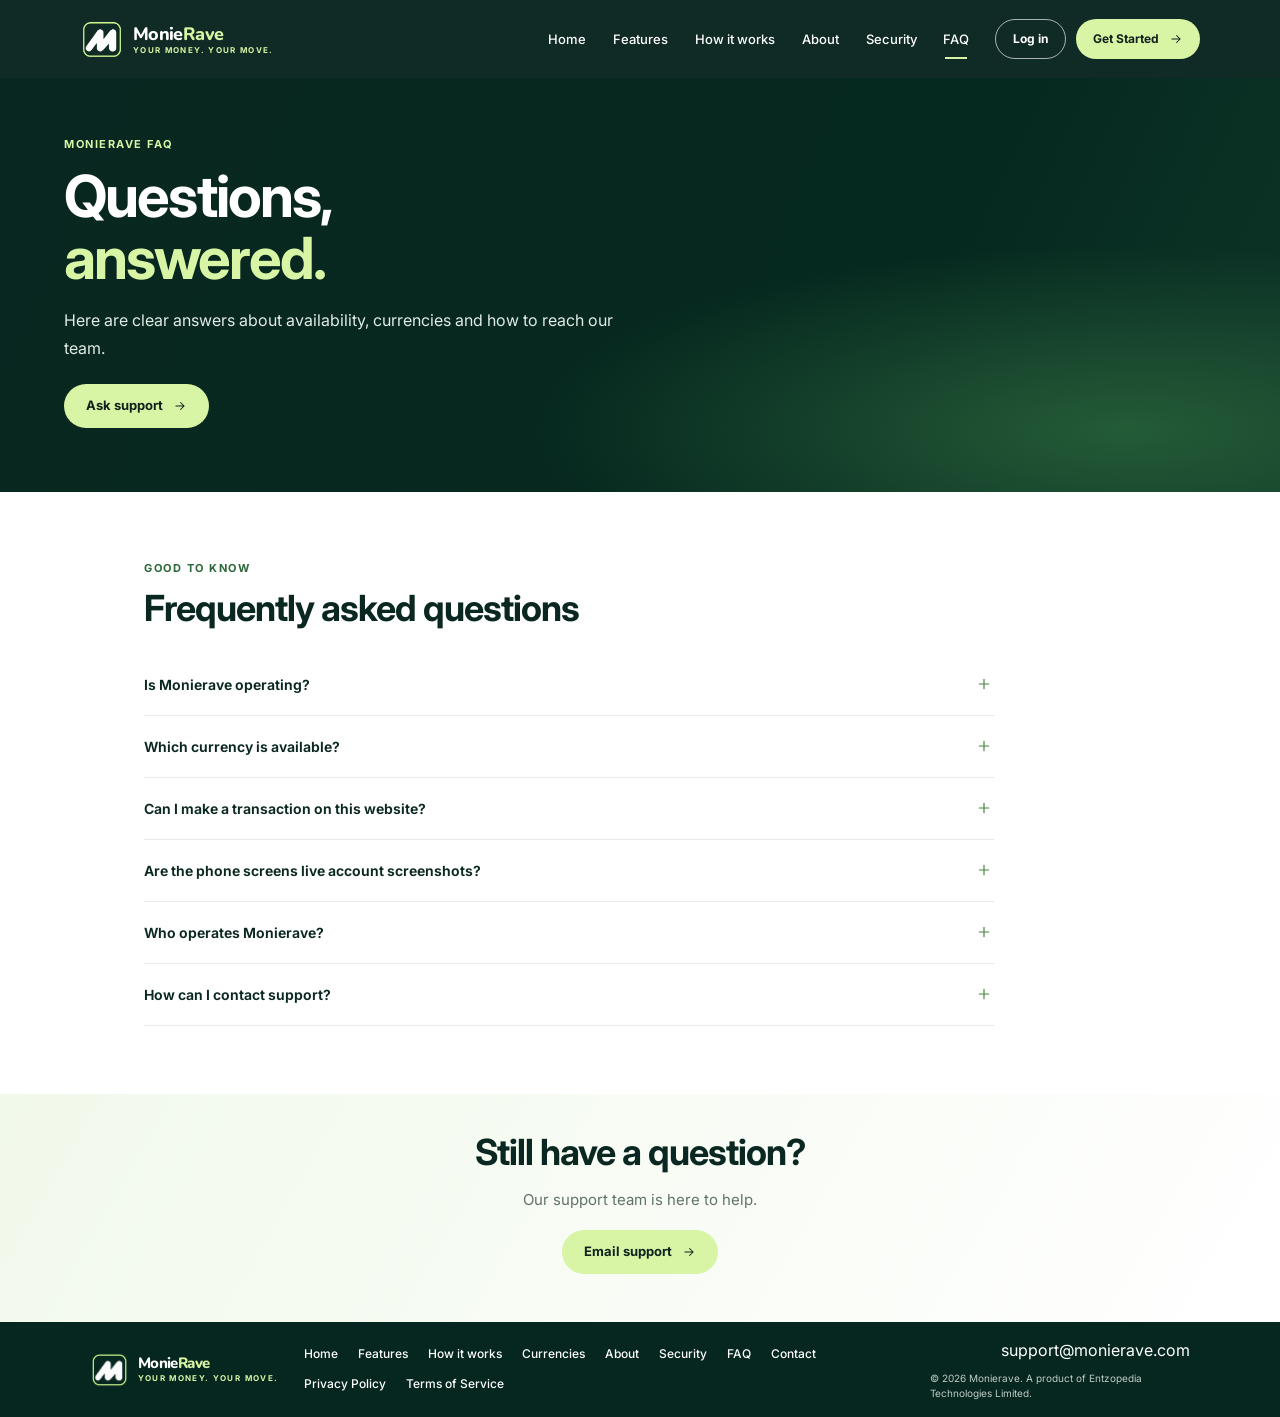
<file: faq.html>
<!doctype html>
<html lang="en">
  <head>
    <meta charset="utf-8" /><meta name="viewport" content="width=device-width, initial-scale=1" /><meta name="theme-color" content="#102B25" />
    <meta name="description" content="Frequently asked questions about Monierave, NGN availability, support, and currency options." /><link rel="canonical" href="https://monierave.com/faq.html" />
    <title>FAQ — Monierave</title>
    <link rel="preconnect" href="https://fonts.googleapis.com" /><link rel="preconnect" href="https://fonts.gstatic.com" crossorigin /><link href="https://fonts.googleapis.com/css2?family=Inter:wght@400;500;600;700;800&display=swap" rel="stylesheet" />
    <link href="https://fonts.googleapis.com/css2?family=Nunito:wght@800&display=swap" rel="stylesheet" />
    <link rel="icon" href="assets/9DE9C3FB-DB99-4FD7-A342-2E4CF567C909.png?v=20261014" type="image/png" sizes="any" /><link rel="stylesheet" href="/styles.css?v=20261014-brand-case" /><script src="script.js" defer></script>
  </head>
  <body class="inner-page">
    <header class="site-header"><a class="brand brand-light" href="index.html" aria-label="Monierave home"><img src="assets/ED38C9C1-3D6F-4AB4-882D-0A866B48E3E2.png" alt="" /><span class="brand-copy"><strong>Monie<span>Rave</span></strong><small>YOUR MONEY. YOUR MOVE.</small></span></a><button class="menu-toggle" aria-expanded="false" aria-controls="primary-nav" aria-label="Open navigation"><span></span><span></span></button><nav id="primary-nav" class="primary-nav" aria-label="Main navigation"><a href="index.html">Home</a><a href="features.html">Features</a><a href="how-it-works.html">How it works</a><a href="about.html">About</a><a href="security.html">Security</a><a class="active" aria-current="page" href="faq.html">FAQ</a></nav><div class="header-actions"><a class="button button-outline button-small" href="https://app.monierave.com/login">Log in</a><a class="button button-lime button-small" href="https://app.monierave.com/login?mode=signup">Get Started <svg class="icon icon-arrow" viewBox="0 0 24 24" fill="none" stroke="currentColor" stroke-width="1.8" stroke-linecap="round" stroke-linejoin="round" aria-hidden="true"><path d="M5 12h14M13 6l6 6-6 6"/></svg></a></div></header>
    <main>
      <section class="page-hero"><div class="page-hero-inner"><p class="eyebrow eyebrow-lime">MONIERAVE FAQ</p><h1>Questions,<br /><span>answered.</span></h1><p>Here are clear answers about availability, currencies and how to reach our team.</p><a class="button button-lime" href="mailto:support@monierave.com?subject=Monierave%20question">Ask support <svg class="icon icon-arrow" viewBox="0 0 24 24" fill="none" stroke="currentColor" stroke-width="1.8" stroke-linecap="round" stroke-linejoin="round" aria-hidden="true"><path d="M5 12h14M13 6l6 6-6 6"/></svg></a></div></section>
      <section class="page-content faq-page"><p class="eyebrow eyebrow-green">GOOD TO KNOW</p><h2>Frequently asked questions</h2><div class="faq-list"><details><summary>Is Monierave operating? <span><svg class="icon icon-plus" viewBox="0 0 24 24" fill="none" stroke="currentColor" stroke-width="1.8" stroke-linecap="round" aria-hidden="true"><path d="M12 5v14M5 12h14"/></svg></span></summary><p>Yes. Visit app.monierave.com to create an account or sign in. The services available to you are shown inside your account.</p></details><details><summary>Which currency is available? <span><svg class="icon icon-plus" viewBox="0 0 24 24" fill="none" stroke="currentColor" stroke-width="1.8" stroke-linecap="round" aria-hidden="true"><path d="M12 5v14M5 12h14"/></svg></span></summary><p>Nigerian naira (NGN) is currently available. USD, EUR and GBP wallet options are coming soon and are not yet available for transactions.</p></details><details><summary>Can I make a transaction on this website? <span><svg class="icon icon-plus" viewBox="0 0 24 24" fill="none" stroke="currentColor" stroke-width="1.8" stroke-linecap="round" aria-hidden="true"><path d="M12 5v14M5 12h14"/></svg></span></summary><p>No. This is Monierave's public information website. For account access or help with a service, contact support@monierave.com.</p></details><details><summary>Are the phone screens live account screenshots? <span><svg class="icon icon-plus" viewBox="0 0 24 24" fill="none" stroke="currentColor" stroke-width="1.8" stroke-linecap="round" aria-hidden="true"><path d="M12 5v14M5 12h14"/></svg></span></summary><p>No. They are illustrative product previews and do not show a live account or current transaction history.</p></details><details><summary>Who operates Monierave? <span><svg class="icon icon-plus" viewBox="0 0 24 24" fill="none" stroke="currentColor" stroke-width="1.8" stroke-linecap="round" aria-hidden="true"><path d="M12 5v14M5 12h14"/></svg></span></summary><p>Monierave is operated and developed by Entzopedia Technologies Limited.</p></details><details><summary>How can I contact support? <span><svg class="icon icon-plus" viewBox="0 0 24 24" fill="none" stroke="currentColor" stroke-width="1.8" stroke-linecap="round" aria-hidden="true"><path d="M12 5v14M5 12h14"/></svg></span></summary><p>Email <a class="text-link" href="mailto:support@monierave.com">support@monierave.com</a>. Never send your password, PIN, or one-time code by email.</p></details></div></section>
      <section class="page-contact"><h2>Still have a question?</h2><p>Our support team is here to help.</p><a class="button button-lime" href="mailto:support@monierave.com">Email support <svg class="icon icon-arrow" viewBox="0 0 24 24" fill="none" stroke="currentColor" stroke-width="1.8" stroke-linecap="round" stroke-linejoin="round" aria-hidden="true"><path d="M5 12h14M13 6l6 6-6 6"/></svg></a></section>
    </main>
    <footer class="site-footer"><a class="brand brand-light" href="index.html"><img src="assets/ED38C9C1-3D6F-4AB4-882D-0A866B48E3E2.png" alt="" /><span class="brand-copy"><strong>Monie<span>Rave</span></strong><small>YOUR MONEY. YOUR MOVE.</small></span></a><nav aria-label="Footer navigation"><a href="index.html">Home</a><a href="features.html">Features</a><a href="how-it-works.html">How it works</a><a href="currencies.html">Currencies</a><a href="about.html">About</a><a href="security.html">Security</a><a href="faq.html">FAQ</a><a href="contact.html">Contact</a><a href="privacy-policy.html">Privacy Policy</a><a href="terms.html">Terms of Service</a></nav><div class="footer-meta"><a class="support-link" href="mailto:support@monierave.com">support@monierave.com</a><small>© <span id="year">2026</span> Monierave. A product of Entzopedia Technologies Limited.</small></div></footer>
  </body>
</html>
</file>
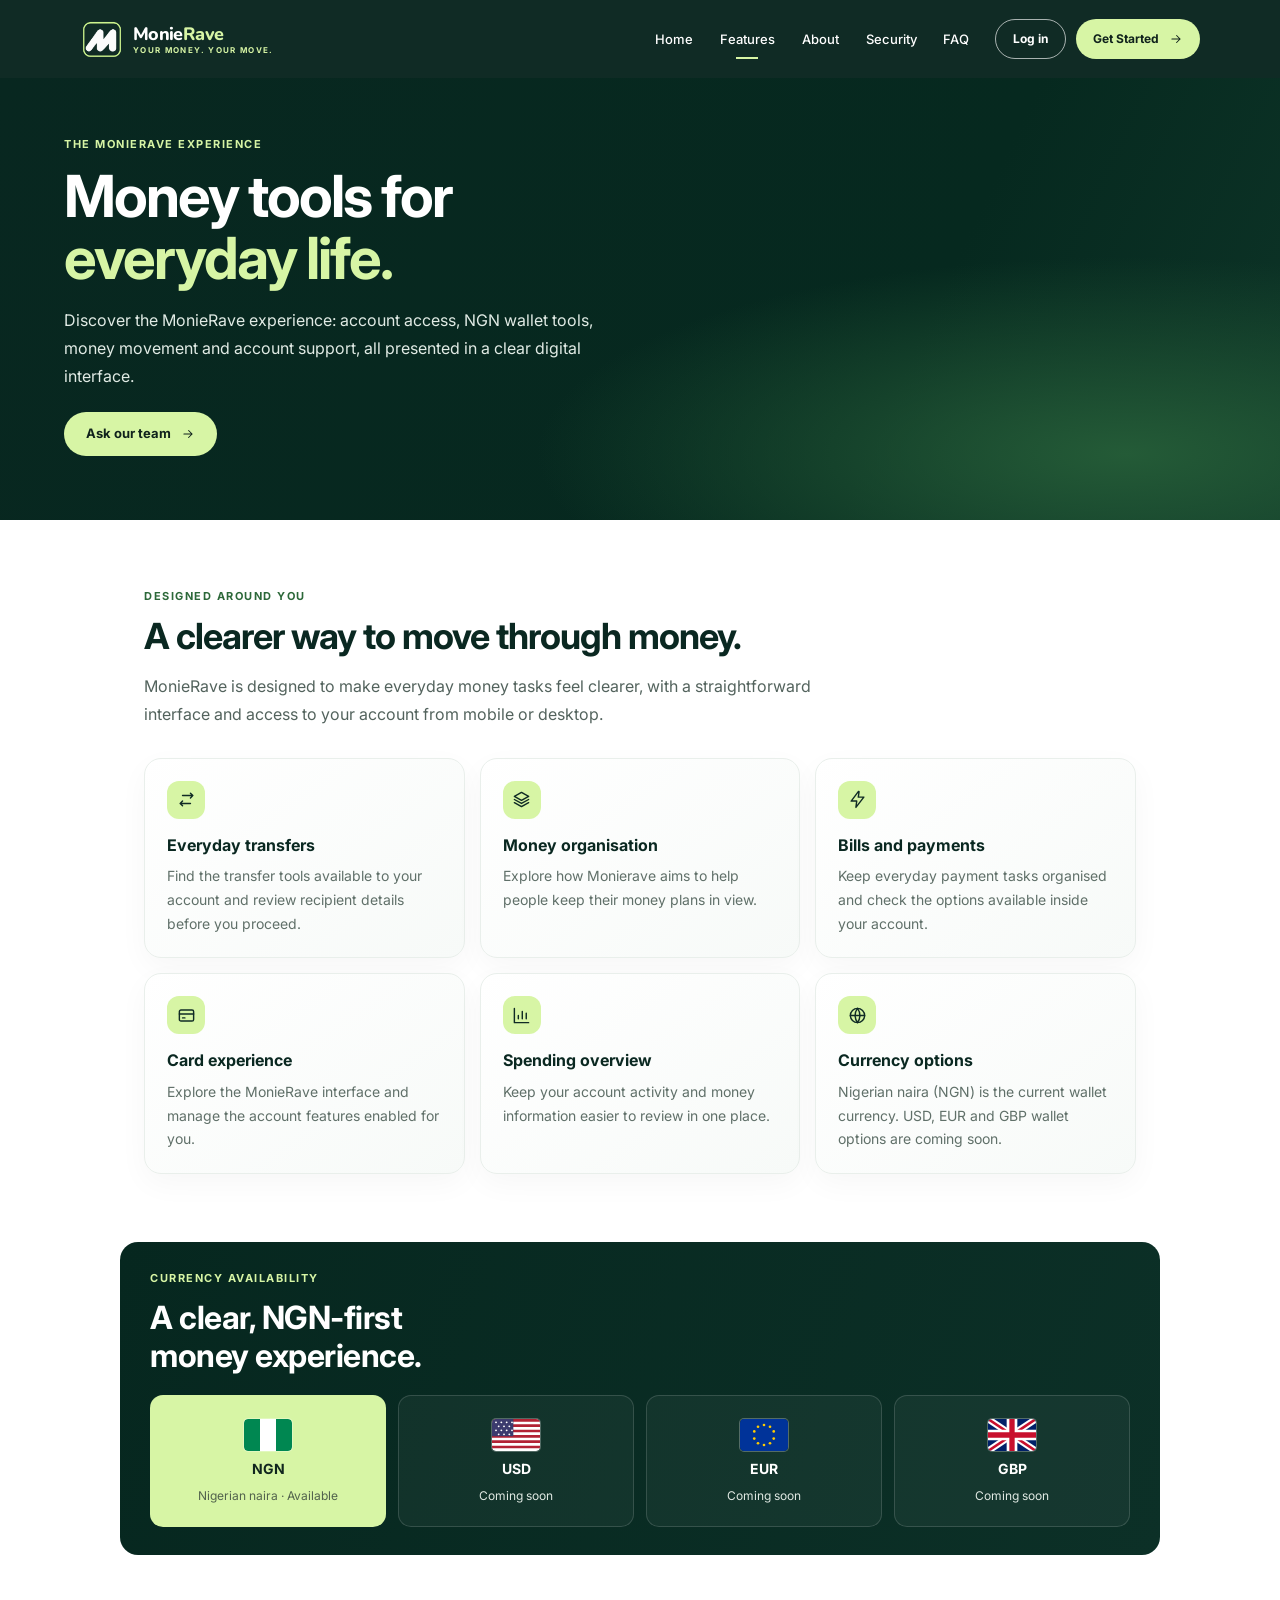
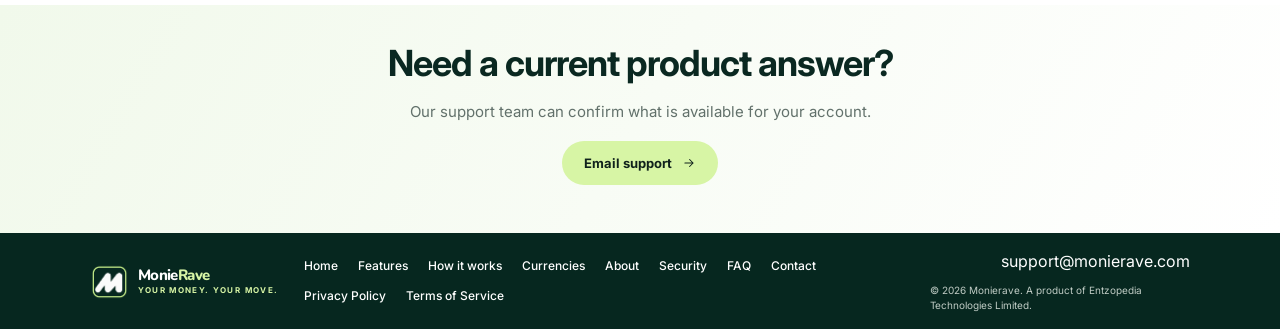
<file: features.html>
<!doctype html>
<html lang="en">
  <head>
    <meta charset="utf-8" />
    <meta name="viewport" content="width=device-width, initial-scale=1" />
    <meta name="theme-color" content="#102B25" />
    <meta name="description" content="Explore Monierave's NGN-first money experience and see which currency options are available." />
    <link rel="canonical" href="https://monierave.com/features.html" />
    <title>Features — Monierave</title>
    <link rel="preconnect" href="https://fonts.googleapis.com" /><link rel="preconnect" href="https://fonts.gstatic.com" crossorigin />
    <link href="https://fonts.googleapis.com/css2?family=Inter:wght@400;500;600;700;800&display=swap" rel="stylesheet" />
    <link href="https://fonts.googleapis.com/css2?family=Nunito:wght@800&display=swap" rel="stylesheet" />
    <link rel="icon" href="assets/9DE9C3FB-DB99-4FD7-A342-2E4CF567C909.png?v=20261014" type="image/png" sizes="any" /><link rel="stylesheet" href="/styles.css?v=20261014-brand-case" /><script src="script.js" defer></script>
  </head>
  <body class="inner-page">
    <header class="site-header"><a class="brand brand-light" href="index.html" aria-label="Monierave home"><img src="assets/ED38C9C1-3D6F-4AB4-882D-0A866B48E3E2.png" alt="" /><span class="brand-copy"><strong>Monie<span>Rave</span></strong><small>YOUR MONEY. YOUR MOVE.</small></span></a><button class="menu-toggle" aria-expanded="false" aria-controls="primary-nav" aria-label="Open navigation"><span></span><span></span></button><nav id="primary-nav" class="primary-nav" aria-label="Main navigation"><a href="index.html">Home</a><a class="active" aria-current="page" href="features.html">Features</a><a href="about.html">About</a><a href="security.html">Security</a><a href="faq.html">FAQ</a></nav><div class="header-actions"><a class="button button-outline button-small" href="https://app.monierave.com/login">Log in</a><a class="button button-lime button-small" href="https://app.monierave.com/login?mode=signup">Get Started <svg class="icon icon-arrow" viewBox="0 0 24 24" fill="none" stroke="currentColor" stroke-width="1.8" stroke-linecap="round" stroke-linejoin="round" aria-hidden="true"><path d="M5 12h14M13 6l6 6-6 6"/></svg></a></div></header>
    <main>
      <section class="page-hero"><div class="page-hero-inner"><p class="eyebrow eyebrow-lime">THE MONIERAVE EXPERIENCE</p><h1>Money tools for<br /><span>everyday life.</span></h1><p>Discover the MonieRave experience: account access, NGN wallet tools, money movement and account support, all presented in a clear digital interface.</p><a class="button button-lime" href="mailto:support@monierave.com?subject=Monierave%20product%20enquiry">Ask our team <svg class="icon icon-arrow" viewBox="0 0 24 24" fill="none" stroke="currentColor" stroke-width="1.8" stroke-linecap="round" stroke-linejoin="round" aria-hidden="true"><path d="M5 12h14M13 6l6 6-6 6"/></svg></a></div></section>
      <section class="page-content"><p class="eyebrow eyebrow-green">DESIGNED AROUND YOU</p><h2>A clearer way to move through money.</h2><p class="page-lead">MonieRave is designed to make everyday money tasks feel clearer, with a straightforward interface and access to your account from mobile or desktop.</p><div class="page-card-grid"><article class="page-card"><span class="page-card-icon"><svg class="icon" viewBox="0 0 24 24" fill="none" stroke="currentColor" stroke-width="1.8" stroke-linecap="round" stroke-linejoin="round" aria-hidden="true"><path d="M7 7h13l-3-3m3 3-3 3M17 17H4l3 3m-3-3 3-3"/></svg></span><h3>Everyday transfers</h3><p>Find the transfer tools available to your account and review recipient details before you proceed.</p></article><article class="page-card"><span class="page-card-icon"><svg class="icon" viewBox="0 0 24 24" fill="none" stroke="currentColor" stroke-width="1.8" stroke-linecap="round" stroke-linejoin="round" aria-hidden="true"><path d="m12 3 9 5-9 5-9-5 9-5Z"/><path d="m3 12 9 5 9-5M3 16l9 5 9-5"/></svg></span><h3>Money organisation</h3><p>Explore how Monierave aims to help people keep their money plans in view.</p></article><article class="page-card"><span class="page-card-icon"><svg class="icon" viewBox="0 0 24 24" fill="none" stroke="currentColor" stroke-width="1.8" stroke-linecap="round" stroke-linejoin="round" aria-hidden="true"><path d="M13 2 4 14h7l-1 8 10-13h-7l1-7Z"/></svg></span><h3>Bills and payments</h3><p>Keep everyday payment tasks organised and check the options available inside your account.</p></article><article class="page-card"><span class="page-card-icon"><svg class="icon" viewBox="0 0 24 24" fill="none" stroke="currentColor" stroke-width="1.8" stroke-linecap="round" stroke-linejoin="round" aria-hidden="true"><rect x="3" y="5" width="18" height="14" rx="2"/><path d="M3 10h18M7 15h3"/></svg></span><h3>Card experience</h3><p>Explore the MonieRave interface and manage the account features enabled for you.</p></article><article class="page-card"><span class="page-card-icon"><svg class="icon" viewBox="0 0 24 24" fill="none" stroke="currentColor" stroke-width="1.8" stroke-linecap="round" stroke-linejoin="round" aria-hidden="true"><path d="M3 3v18h18M8 16v-4m5 4V7m5 9v-7"/></svg></span><h3>Spending overview</h3><p>Keep your account activity and money information easier to review in one place.</p></article><article class="page-card"><span class="page-card-icon"><svg class="icon" viewBox="0 0 24 24" fill="none" stroke="currentColor" stroke-width="1.8" stroke-linecap="round" stroke-linejoin="round" aria-hidden="true"><circle cx="12" cy="12" r="9"/><path d="M3 12h18M12 3a15 15 0 0 1 0 18 15 15 0 0 1 0-18Z"/></svg></span><h3>Currency options</h3><p>Nigerian naira (NGN) is the current wallet currency. USD, EUR and GBP wallet options are coming soon.</p></article></div></section>
      <section class="page-banner"><div><p class="eyebrow eyebrow-lime">CURRENCY AVAILABILITY</p><h2>A clear, NGN-first<br />money experience.</h2></div><div class="currency-list"><div class="currency-item current"><span class="currency-flag"><svg viewBox="0 0 36 24" role="img" aria-label="Nigeria flag" xmlns="http://www.w3.org/2000/svg"><rect width="36" height="24" rx="2" fill="#fff"/><path d="M0 2a2 2 0 0 1 2-2h10v24H2a2 2 0 0 1-2-2zM24 0h10a2 2 0 0 1 2 2v20a2 2 0 0 1-2 2H24z" fill="#008751"/></svg></span><strong>NGN</strong><small>Nigerian naira · Available</small></div><div class="currency-item upcoming"><span class="currency-flag"><svg viewBox="0 0 36 24" role="img" aria-label="United States flag" xmlns="http://www.w3.org/2000/svg"><rect width="36" height="24" rx="2" fill="#fff"/><path fill="#b22234" d="M0 0h36v2H0zm0 4h36v2H0zm0 4h36v2H0zm0 4h36v2H0zm0 4h36v2H0zm0 4h36v2H0z"/><path fill="#3c3b6e" d="M0 0h16v13H0z"/><g fill="#fff"><circle cx="3" cy="2.5" r=".7"/><circle cx="7" cy="2.5" r=".7"/><circle cx="11" cy="2.5" r=".7"/><circle cx="15" cy="2.5" r=".7"/><circle cx="5" cy="5.5" r=".7"/><circle cx="9" cy="5.5" r=".7"/><circle cx="13" cy="5.5" r=".7"/><circle cx="3" cy="8.5" r=".7"/><circle cx="7" cy="8.5" r=".7"/><circle cx="11" cy="8.5" r=".7"/><circle cx="15" cy="8.5" r=".7"/><circle cx="5" cy="11.5" r=".7"/><circle cx="9" cy="11.5" r=".7"/><circle cx="13" cy="11.5" r=".7"/></g></svg></span><strong>USD</strong><small>Coming soon</small></div><div class="currency-item upcoming"><span class="currency-flag"><svg viewBox="0 0 36 24" role="img" aria-label="European Union flag" xmlns="http://www.w3.org/2000/svg"><rect width="36" height="24" rx="2" fill="#003399"/><g fill="#ffcc00"><circle cx="18" cy="4.5" r="1"/><circle cx="22.5" cy="5.8" r="1"/><circle cx="25.3" cy="9.3" r="1"/><circle cx="25.3" cy="14.7" r="1"/><circle cx="22.5" cy="18.2" r="1"/><circle cx="18" cy="19.5" r="1"/><circle cx="13.5" cy="18.2" r="1"/><circle cx="10.7" cy="14.7" r="1"/><circle cx="10.7" cy="9.3" r="1"/><circle cx="13.5" cy="5.8" r="1"/></g></svg></span><strong>EUR</strong><small>Coming soon</small></div><div class="currency-item upcoming"><span class="currency-flag"><svg viewBox="0 0 36 24" role="img" aria-label="United Kingdom flag" xmlns="http://www.w3.org/2000/svg"><rect width="36" height="24" rx="2" fill="#012169"/><path d="M0 0 36 24M36 0 0 24" stroke="#fff" stroke-width="5"/><path d="M0 0 36 24M36 0 0 24" stroke="#c8102e" stroke-width="2"/><path d="M18 0v24M0 12h36" stroke="#fff" stroke-width="8"/><path d="M18 0v24M0 12h36" stroke="#c8102e" stroke-width="4"/></svg></span><strong>GBP</strong><small>Coming soon</small></div></div></section>
      <section class="page-contact"><h2>Need a current product answer?</h2><p>Our support team can confirm what is available for your account.</p><a class="button button-lime" href="mailto:support@monierave.com?subject=Monierave%20product%20availability">Email support <svg class="icon icon-arrow" viewBox="0 0 24 24" fill="none" stroke="currentColor" stroke-width="1.8" stroke-linecap="round" stroke-linejoin="round" aria-hidden="true"><path d="M5 12h14M13 6l6 6-6 6"/></svg></a></section>
    </main>
    <footer class="site-footer"><a class="brand brand-light" href="index.html"><img src="assets/ED38C9C1-3D6F-4AB4-882D-0A866B48E3E2.png" alt="" /><span class="brand-copy"><strong>Monie<span>Rave</span></strong><small>YOUR MONEY. YOUR MOVE.</small></span></a><nav aria-label="Footer navigation"><a href="index.html">Home</a><a href="features.html">Features</a><a href="how-it-works.html">How it works</a><a href="currencies.html">Currencies</a><a href="about.html">About</a><a href="security.html">Security</a><a href="faq.html">FAQ</a><a href="contact.html">Contact</a><a href="privacy-policy.html">Privacy Policy</a><a href="terms.html">Terms of Service</a></nav><div class="footer-meta"><a class="support-link" href="mailto:support@monierave.com">support@monierave.com</a><small>© <span id="year">2026</span> Monierave. A product of Entzopedia Technologies Limited.</small></div></footer>
  </body>
</html>
</file>
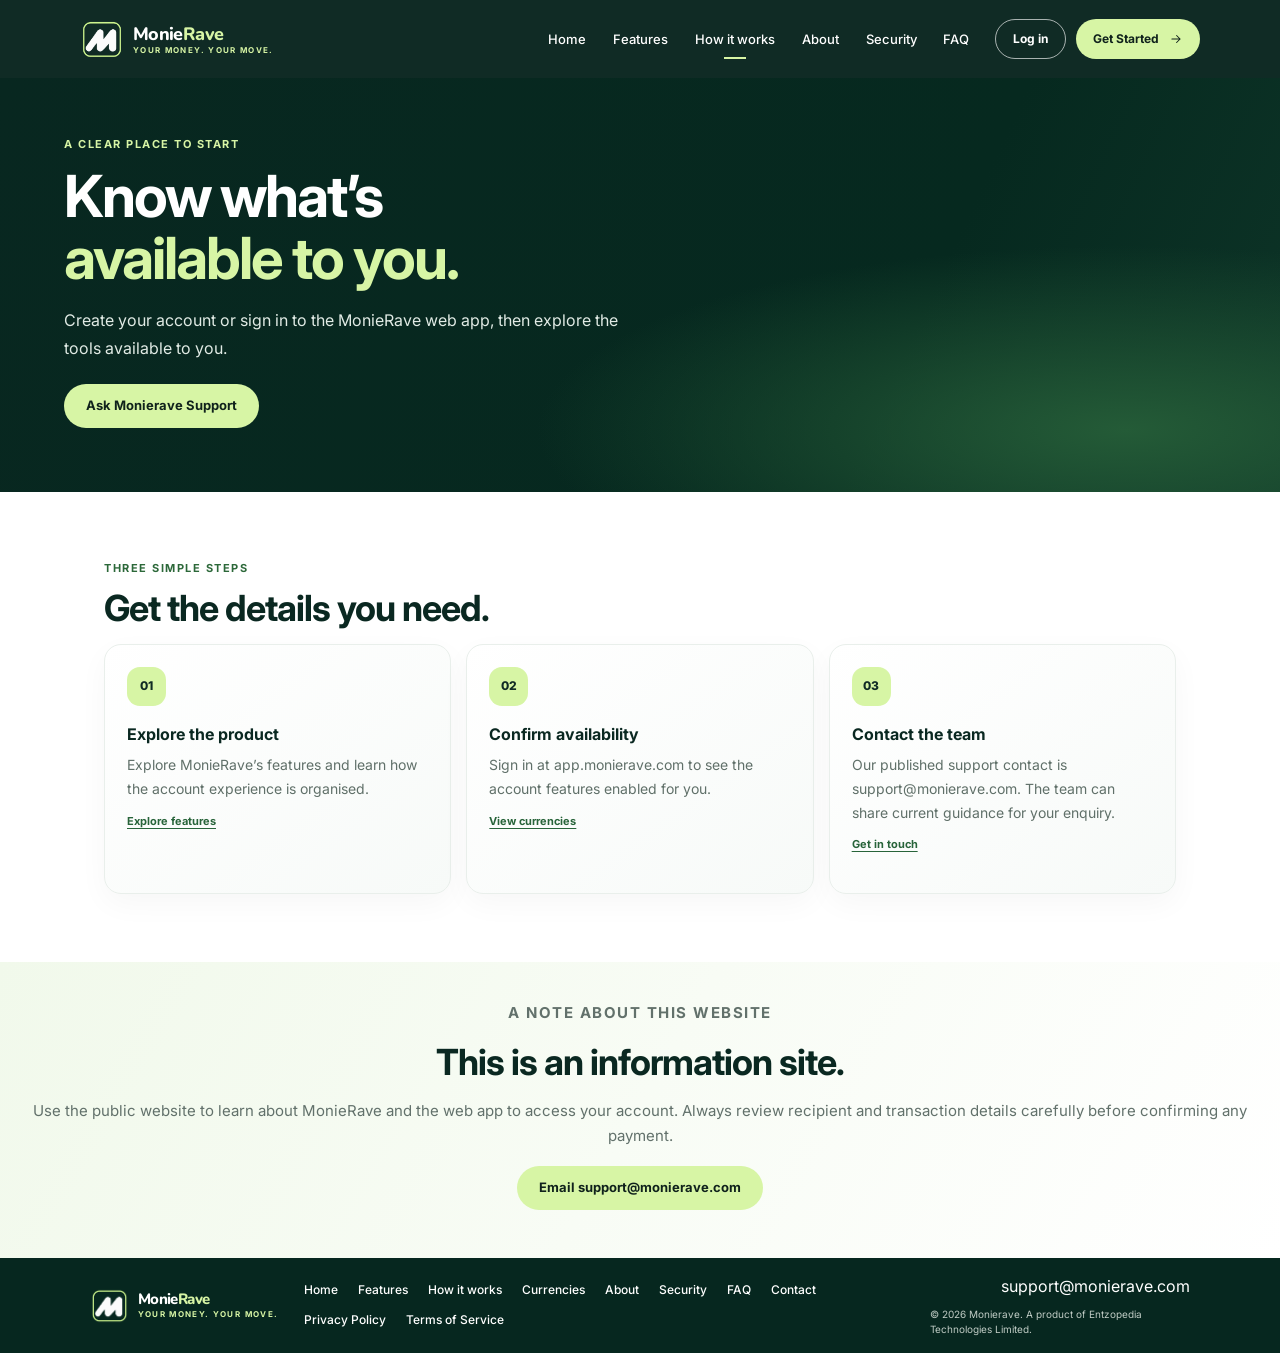
<file: how-it-works.html>
<!doctype html>
<html lang="en">
  <head>
    <meta charset="utf-8" /><meta name="viewport" content="width=device-width, initial-scale=1" /><meta name="theme-color" content="#102B25" />
    <meta name="description" content="Learn how to get started with MonieRave, access your account and find help with your NGN-focused wallet experience." /><link rel="canonical" href="https://monierave.com/how-it-works.html" />
    <title>How It Works — Monierave</title>
    <link rel="preconnect" href="https://fonts.googleapis.com" /><link rel="preconnect" href="https://fonts.gstatic.com" crossorigin /><link href="https://fonts.googleapis.com/css2?family=Inter:wght@400;500;600;700;800&display=swap" rel="stylesheet" />
    <link href="https://fonts.googleapis.com/css2?family=Nunito:wght@800&display=swap" rel="stylesheet" />
    <link rel="icon" href="assets/9DE9C3FB-DB99-4FD7-A342-2E4CF567C909.png?v=20261014" type="image/png" sizes="any" /><link rel="stylesheet" href="/styles.css?v=20261014-brand-case" /><script src="script.js" defer></script>
  </head>
  <body class="inner-page">
    <header class="site-header"><a class="brand brand-light" href="index.html" aria-label="Monierave home"><img src="assets/ED38C9C1-3D6F-4AB4-882D-0A866B48E3E2.png" alt="" /><span class="brand-copy"><strong>Monie<span>Rave</span></strong><small>YOUR MONEY. YOUR MOVE.</small></span></a><button class="menu-toggle" aria-expanded="false" aria-controls="primary-nav" aria-label="Open navigation"><span></span><span></span></button><nav id="primary-nav" class="primary-nav" aria-label="Main navigation"><a href="index.html">Home</a><a href="features.html">Features</a><a class="active" aria-current="page" href="how-it-works.html">How it works</a><a href="about.html">About</a><a href="security.html">Security</a><a href="faq.html">FAQ</a></nav><div class="header-actions"><a class="button button-outline button-small" href="https://app.monierave.com/login">Log in</a><a class="button button-lime button-small" href="https://app.monierave.com/login?mode=signup">Get Started <svg class="icon icon-arrow" viewBox="0 0 24 24" fill="none" stroke="currentColor" stroke-width="1.8" stroke-linecap="round" stroke-linejoin="round" aria-hidden="true"><path d="M5 12h14M13 6l6 6-6 6"/></svg></a></div></header>
    <main>
      <section class="page-hero"><div class="page-hero-inner"><p class="eyebrow eyebrow-lime">A CLEAR PLACE TO START</p><h1>Know what’s<br /><span>available to you.</span></h1><p>Create your account or sign in to the MonieRave web app, then explore the tools available to you.</p><a class="button button-lime" href="mailto:support@monierave.com?subject=Monierave%20product%20availability">Ask Monierave Support</a></div></section>
      <section class="page-content how-steps"><p class="eyebrow eyebrow-green">THREE SIMPLE STEPS</p><h2>Get the details you need.</h2><div class="page-card-grid"><article class="page-card"><span class="step-number">01</span><h3>Explore the product</h3><p>Explore MonieRave’s features and learn how the account experience is organised.</p><a class="text-link" href="features.html">Explore features</a></article><article class="page-card"><span class="step-number">02</span><h3>Confirm availability</h3><p>Sign in at app.monierave.com to see the account features enabled for you.</p><a class="text-link" href="currencies.html">View currencies</a></article><article class="page-card"><span class="step-number">03</span><h3>Contact the team</h3><p>Our published support contact is support@monierave.com. The team can share current guidance for your enquiry.</p><a class="text-link" href="contact.html">Get in touch</a></article></div></section>
      <section class="page-contact"><p class="eyebrow eyebrow-lime">A NOTE ABOUT THIS WEBSITE</p><h2>This is an information site.</h2><p>Use the public website to learn about MonieRave and the web app to access your account. Always review recipient and transaction details carefully before confirming any payment.</p><a class="button button-lime" href="mailto:support@monierave.com?subject=Monierave%20enquiry">Email support@monierave.com</a></section>
    </main>
    <footer class="site-footer"><a class="brand brand-light" href="index.html"><img src="assets/ED38C9C1-3D6F-4AB4-882D-0A866B48E3E2.png" alt="" /><span class="brand-copy"><strong>Monie<span>Rave</span></strong><small>YOUR MONEY. YOUR MOVE.</small></span></a><nav aria-label="Footer navigation"><a href="index.html">Home</a><a href="features.html">Features</a><a href="how-it-works.html">How it works</a><a href="currencies.html">Currencies</a><a href="about.html">About</a><a href="security.html">Security</a><a href="faq.html">FAQ</a><a href="contact.html">Contact</a><a href="privacy-policy.html">Privacy Policy</a><a href="terms.html">Terms of Service</a></nav><div class="footer-meta"><a class="support-link" href="mailto:support@monierave.com">support@monierave.com</a><small>© <span id="year">2026</span> Monierave. A product of Entzopedia Technologies Limited.</small></div></footer>
  </body>
</html>
</file>
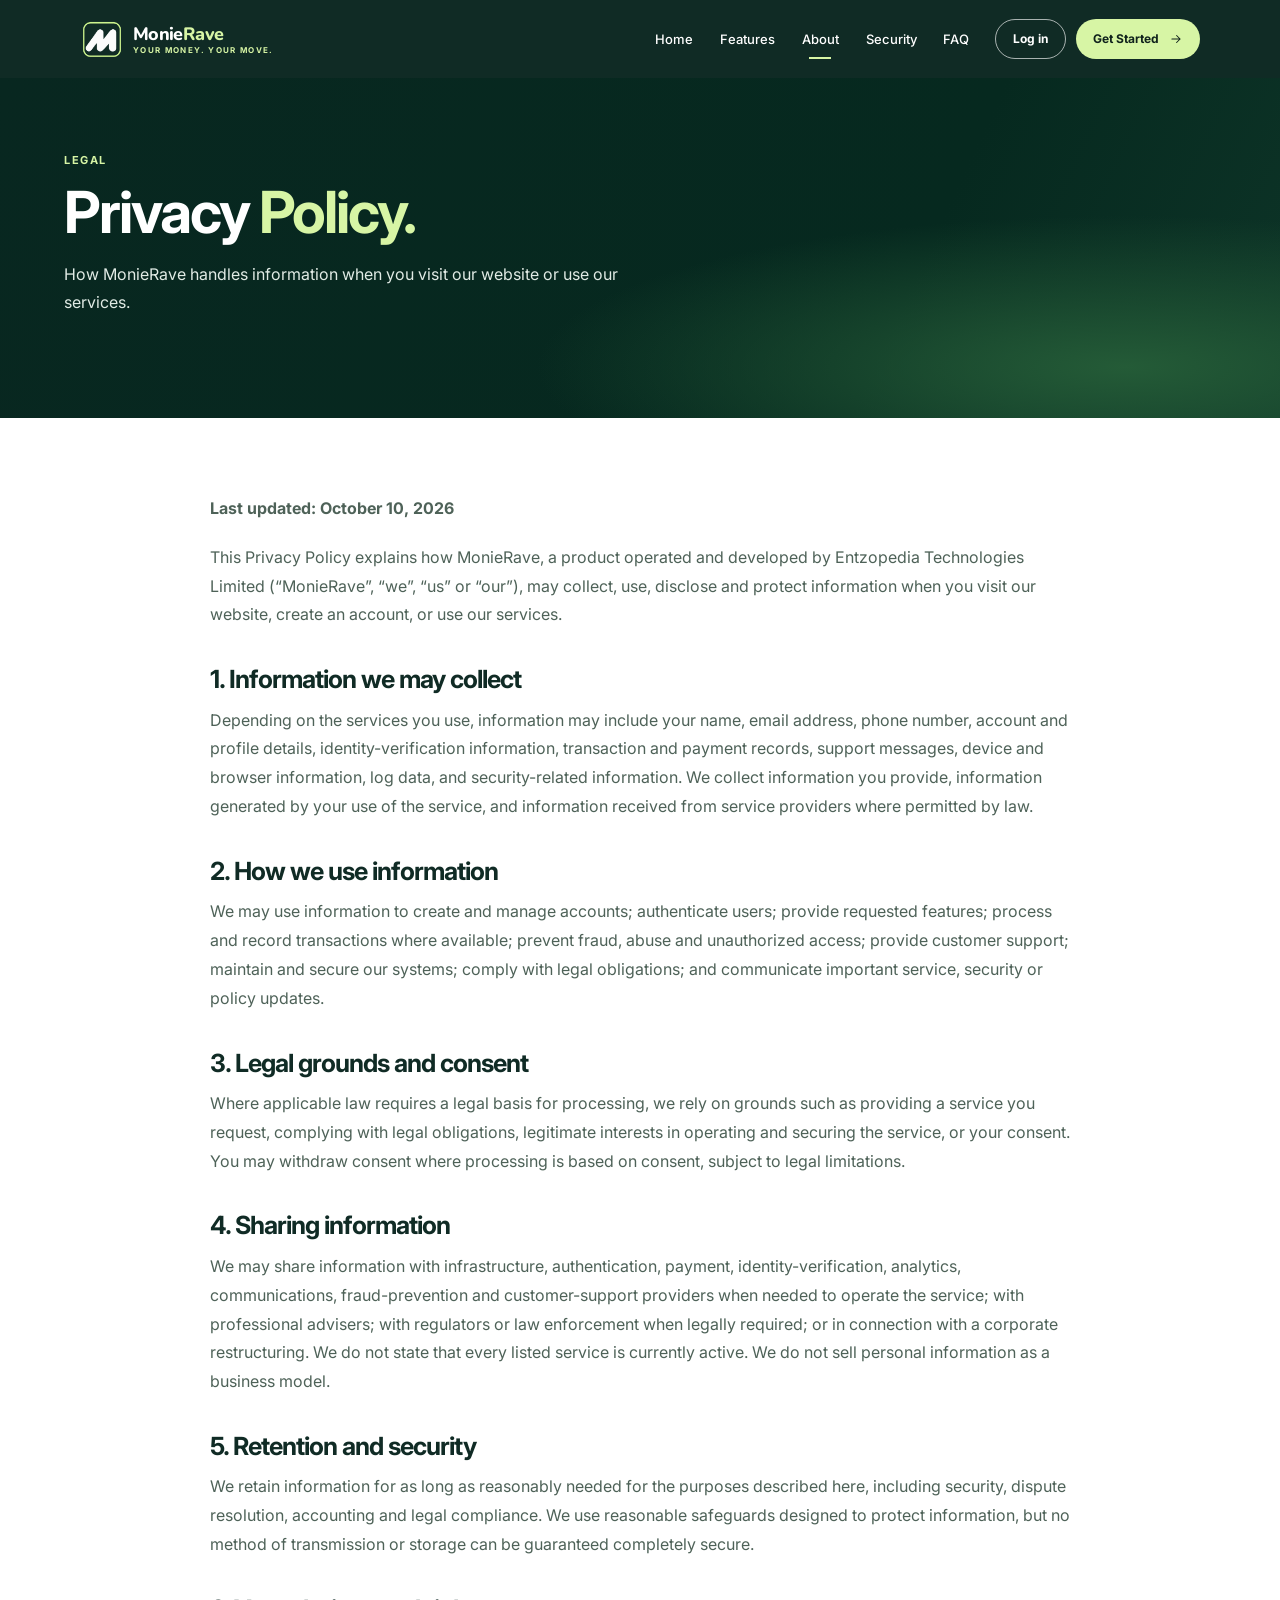
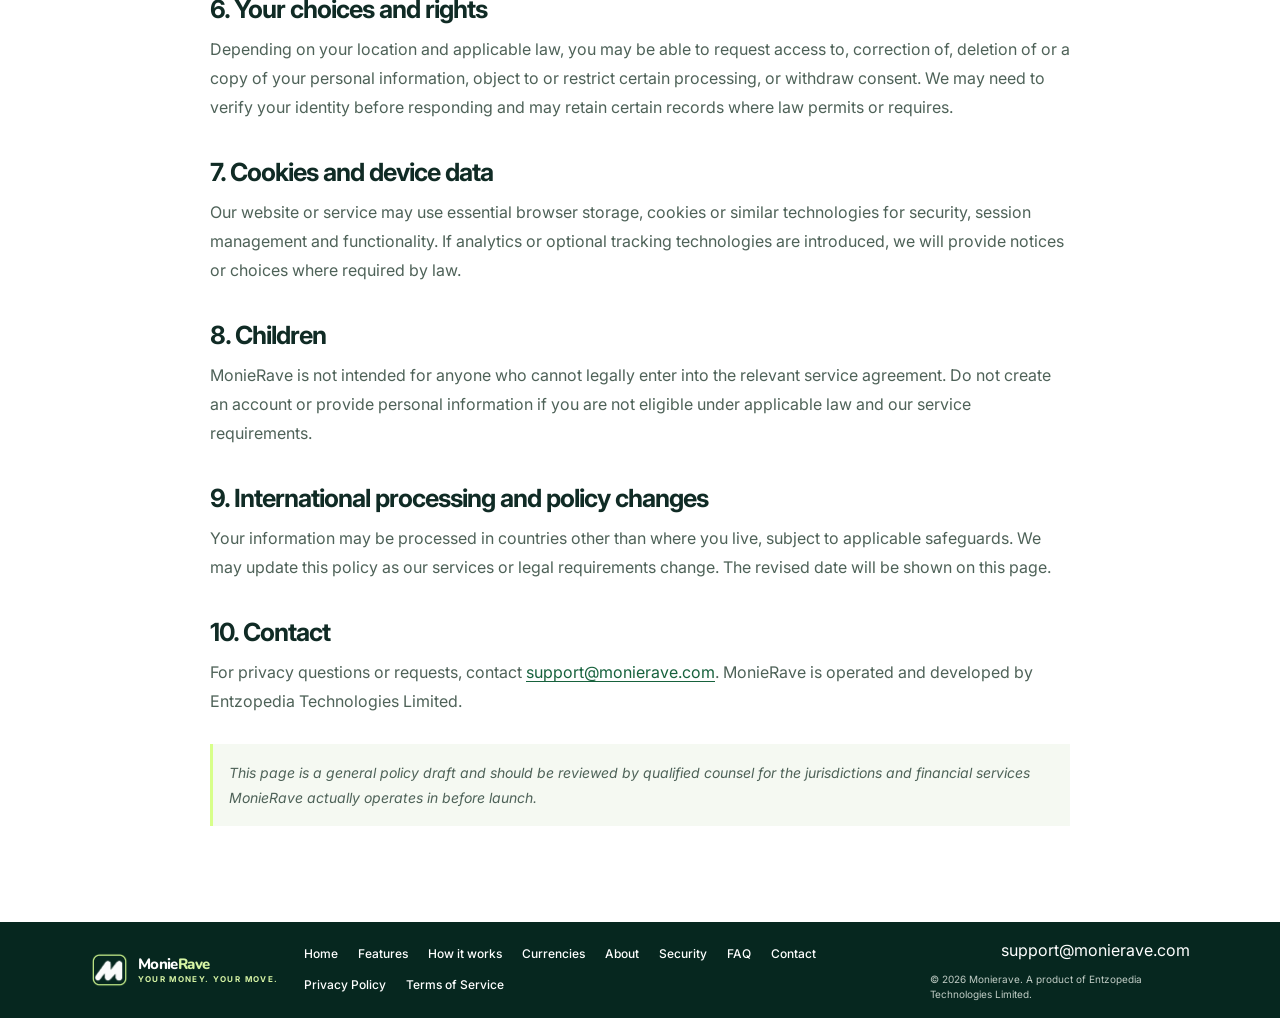
<file: privacy-policy.html>
<!doctype html>
<html lang="en">
  <head>
    <meta charset="utf-8" /><meta name="viewport" content="width=device-width, initial-scale=1" /><meta name="theme-color" content="#102B25" />
    <meta name="description" content="Read the MonieRave privacy policy and learn how personal information is handled." /><link rel="canonical" href="https://monierave.com/privacy-policy.html" />
    <title>Privacy Policy — Monierave</title>
    <link rel="preconnect" href="https://fonts.googleapis.com" /><link rel="preconnect" href="https://fonts.gstatic.com" crossorigin /><link href="https://fonts.googleapis.com/css2?family=Inter:wght@400;500;600;700;800&display=swap" rel="stylesheet" />
    <link href="https://fonts.googleapis.com/css2?family=Nunito:wght@800&display=swap" rel="stylesheet" />
    <link rel="icon" href="assets/9DE9C3FB-DB99-4FD7-A342-2E4CF567C909.png?v=20261014" type="image/png" sizes="any" /><link rel="stylesheet" href="/styles.css?v=20261014-brand-case" /><script src="script.js" defer></script>
  </head>
  <body class="inner-page">
    <header class="site-header"><a class="brand brand-light" href="index.html" aria-label="Monierave home"><img src="assets/ED38C9C1-3D6F-4AB4-882D-0A866B48E3E2.png" alt="" /><span class="brand-copy"><strong>Monie<span>Rave</span></strong><small>YOUR MONEY. YOUR MOVE.</small></span></a><button class="menu-toggle" aria-expanded="false" aria-controls="primary-nav" aria-label="Open navigation"><span></span><span></span></button><nav id="primary-nav" class="primary-nav" aria-label="Main navigation"><a href="index.html">Home</a><a href="features.html">Features</a><a class="active" aria-current="page" href="about.html">About</a><a href="security.html">Security</a><a href="faq.html">FAQ</a></nav><div class="header-actions"><a class="button button-outline button-small" href="https://app.monierave.com/login">Log in</a><a class="button button-lime button-small" href="https://app.monierave.com/login?mode=signup">Get Started <svg class="icon icon-arrow" viewBox="0 0 24 24" fill="none" stroke="currentColor" stroke-width="1.8" stroke-linecap="round" stroke-linejoin="round" aria-hidden="true"><path d="M5 12h14M13 6l6 6-6 6"/></svg></a></div></header>
    <main class="legal-page">
      <section class="page-hero"><div class="page-hero-inner"><p class="eyebrow eyebrow-lime">LEGAL</p><h1>Privacy <span>Policy.</span></h1><p>How MonieRave handles information when you visit our website or use our services.</p></div></section>
      <section class="content-section"><div class="content-wrap legal-copy">
        <p><strong>Last updated: October 10, 2026</strong></p>
        <p>This Privacy Policy explains how MonieRave, a product operated and developed by Entzopedia Technologies Limited (“MonieRave”, “we”, “us” or “our”), may collect, use, disclose and protect information when you visit our website, create an account, or use our services.</p>
        <h2>1. Information we may collect</h2><p>Depending on the services you use, information may include your name, email address, phone number, account and profile details, identity-verification information, transaction and payment records, support messages, device and browser information, log data, and security-related information. We collect information you provide, information generated by your use of the service, and information received from service providers where permitted by law.</p>
        <h2>2. How we use information</h2><p>We may use information to create and manage accounts; authenticate users; provide requested features; process and record transactions where available; prevent fraud, abuse and unauthorized access; provide customer support; maintain and secure our systems; comply with legal obligations; and communicate important service, security or policy updates.</p>
        <h2>3. Legal grounds and consent</h2><p>Where applicable law requires a legal basis for processing, we rely on grounds such as providing a service you request, complying with legal obligations, legitimate interests in operating and securing the service, or your consent. You may withdraw consent where processing is based on consent, subject to legal limitations.</p>
        <h2>4. Sharing information</h2><p>We may share information with infrastructure, authentication, payment, identity-verification, analytics, communications, fraud-prevention and customer-support providers when needed to operate the service; with professional advisers; with regulators or law enforcement when legally required; or in connection with a corporate restructuring. We do not state that every listed service is currently active. We do not sell personal information as a business model.</p>
        <h2>5. Retention and security</h2><p>We retain information for as long as reasonably needed for the purposes described here, including security, dispute resolution, accounting and legal compliance. We use reasonable safeguards designed to protect information, but no method of transmission or storage can be guaranteed completely secure.</p>
        <h2>6. Your choices and rights</h2><p>Depending on your location and applicable law, you may be able to request access to, correction of, deletion of or a copy of your personal information, object to or restrict certain processing, or withdraw consent. We may need to verify your identity before responding and may retain certain records where law permits or requires.</p>
        <h2>7. Cookies and device data</h2><p>Our website or service may use essential browser storage, cookies or similar technologies for security, session management and functionality. If analytics or optional tracking technologies are introduced, we will provide notices or choices where required by law.</p>
        <h2>8. Children</h2><p>MonieRave is not intended for anyone who cannot legally enter into the relevant service agreement. Do not create an account or provide personal information if you are not eligible under applicable law and our service requirements.</p>
        <h2>9. International processing and policy changes</h2><p>Your information may be processed in countries other than where you live, subject to applicable safeguards. We may update this policy as our services or legal requirements change. The revised date will be shown on this page.</p>
        <h2>10. Contact</h2><p>For privacy questions or requests, contact <a href="mailto:support@monierave.com">support@monierave.com</a>. MonieRave is operated and developed by Entzopedia Technologies Limited.</p>
        <p><em>This page is a general policy draft and should be reviewed by qualified counsel for the jurisdictions and financial services MonieRave actually operates in before launch.</em></p>
      </div></section>
    </main>
    <footer class="site-footer"><a class="brand brand-light" href="index.html"><img src="assets/ED38C9C1-3D6F-4AB4-882D-0A866B48E3E2.png" alt="" /><span class="brand-copy"><strong>Monie<span>Rave</span></strong><small>YOUR MONEY. YOUR MOVE.</small></span></a><nav aria-label="Footer navigation"><a href="index.html">Home</a><a href="features.html">Features</a><a href="how-it-works.html">How it works</a><a href="currencies.html">Currencies</a><a href="about.html">About</a><a href="security.html">Security</a><a href="faq.html">FAQ</a><a href="contact.html">Contact</a><a href="privacy-policy.html">Privacy Policy</a><a href="terms.html">Terms of Service</a></nav><div class="footer-meta"><a class="support-link" href="mailto:support@monierave.com">support@monierave.com</a><small>© <span id="year">2026</span> Monierave. A product of Entzopedia Technologies Limited.</small></div></footer>
  </body>
</html>
</file>
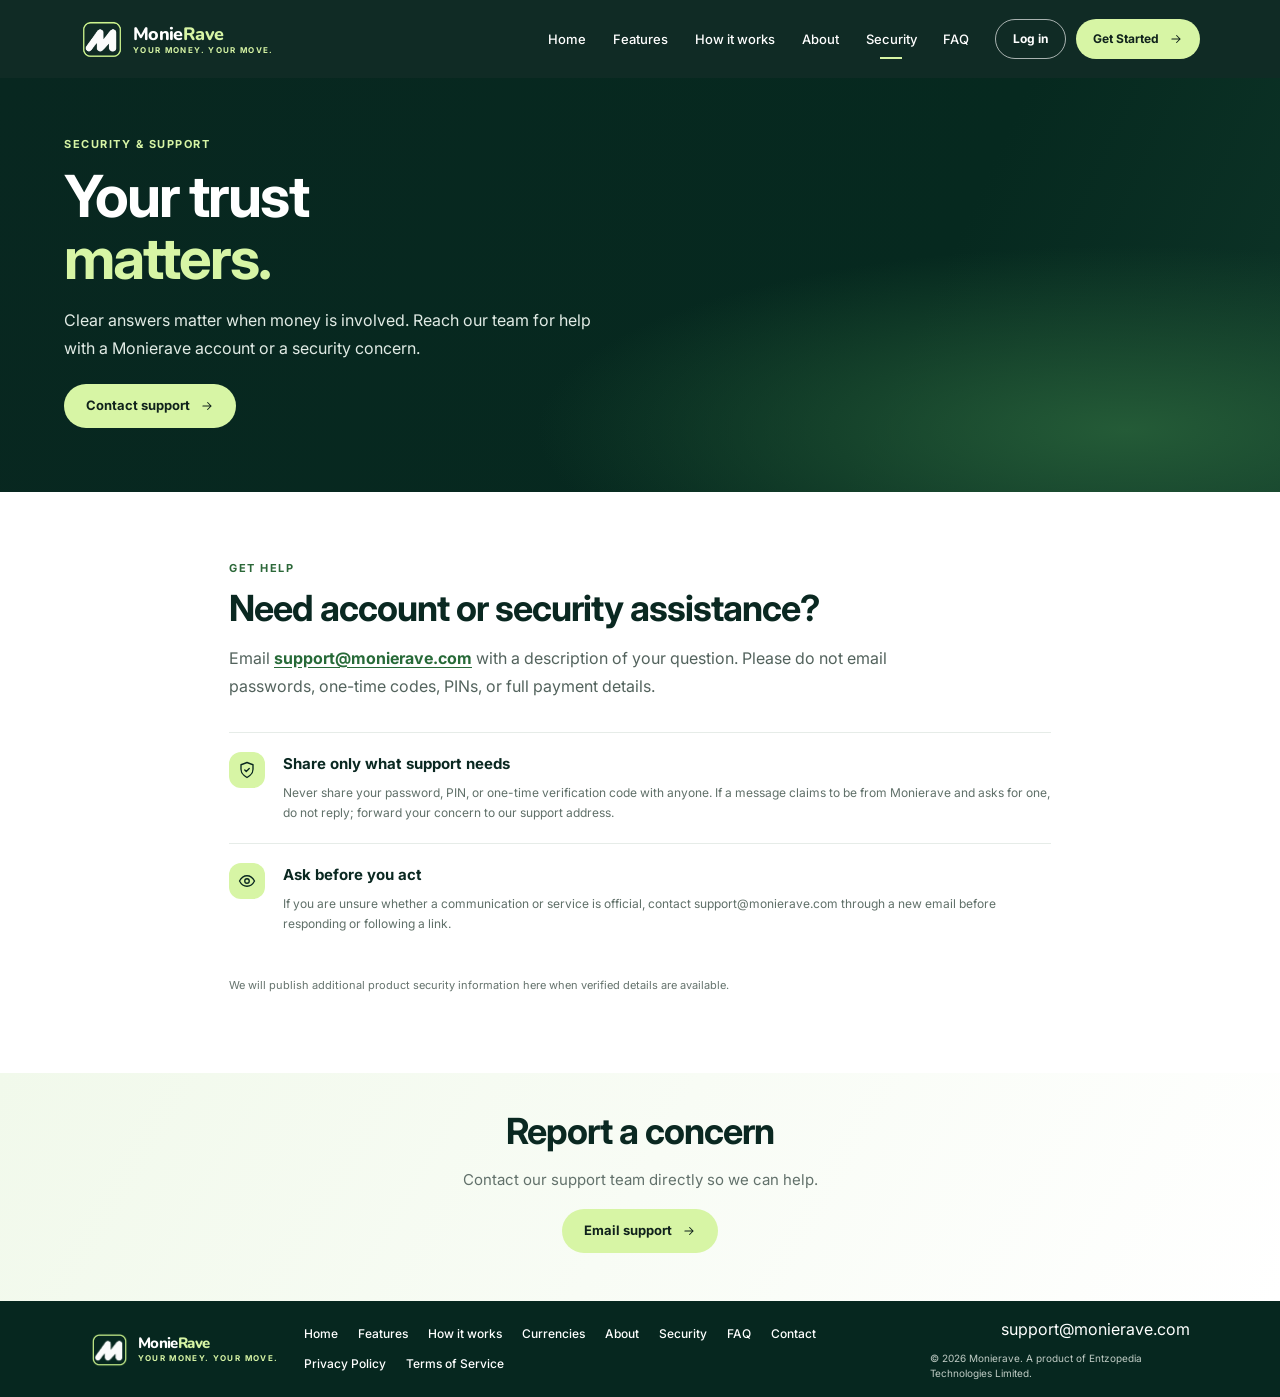
<file: security.html>
<!doctype html>
<html lang="en">
  <head>
    <meta charset="utf-8" /><meta name="viewport" content="width=device-width, initial-scale=1" /><meta name="theme-color" content="#102B25" />
    <meta name="description" content="Contact Monierave Support for security and account assistance." /><link rel="canonical" href="https://monierave.com/security.html" />
    <title>Security — Monierave</title>
    <link rel="preconnect" href="https://fonts.googleapis.com" /><link rel="preconnect" href="https://fonts.gstatic.com" crossorigin /><link href="https://fonts.googleapis.com/css2?family=Inter:wght@400;500;600;700;800&display=swap" rel="stylesheet" />
    <link href="https://fonts.googleapis.com/css2?family=Nunito:wght@800&display=swap" rel="stylesheet" />
    <link rel="icon" href="assets/9DE9C3FB-DB99-4FD7-A342-2E4CF567C909.png?v=20261014" type="image/png" sizes="any" /><link rel="stylesheet" href="/styles.css?v=20261014-brand-case" /><script src="script.js" defer></script>
  </head>
  <body class="inner-page">
    <header class="site-header"><a class="brand brand-light" href="index.html" aria-label="Monierave home"><img src="assets/ED38C9C1-3D6F-4AB4-882D-0A866B48E3E2.png" alt="" /><span class="brand-copy"><strong>Monie<span>Rave</span></strong><small>YOUR MONEY. YOUR MOVE.</small></span></a><button class="menu-toggle" aria-expanded="false" aria-controls="primary-nav" aria-label="Open navigation"><span></span><span></span></button><nav id="primary-nav" class="primary-nav" aria-label="Main navigation"><a href="index.html">Home</a><a href="features.html">Features</a><a href="how-it-works.html">How it works</a><a href="about.html">About</a><a class="active" aria-current="page" href="security.html">Security</a><a href="faq.html">FAQ</a></nav><div class="header-actions"><a class="button button-outline button-small" href="https://app.monierave.com/login">Log in</a><a class="button button-lime button-small" href="https://app.monierave.com/login?mode=signup">Get Started <svg class="icon icon-arrow" viewBox="0 0 24 24" fill="none" stroke="currentColor" stroke-width="1.8" stroke-linecap="round" stroke-linejoin="round" aria-hidden="true"><path d="M5 12h14M13 6l6 6-6 6"/></svg></a></div></header>
    <main>
      <section class="page-hero"><div class="page-hero-inner"><p class="eyebrow eyebrow-lime">SECURITY & SUPPORT</p><h1>Your trust<br /><span>matters.</span></h1><p>Clear answers matter when money is involved. Reach our team for help with a Monierave account or a security concern.</p><a class="button button-lime" href="mailto:support@monierave.com?subject=Monierave%20security%20enquiry">Contact support <svg class="icon icon-arrow" viewBox="0 0 24 24" fill="none" stroke="currentColor" stroke-width="1.8" stroke-linecap="round" stroke-linejoin="round" aria-hidden="true"><path d="M5 12h14M13 6l6 6-6 6"/></svg></a></div></section>
      <section class="page-content security-content"><p class="eyebrow eyebrow-green">GET HELP</p><h2>Need account or security assistance?</h2><p class="page-lead">Email <a class="text-link" href="mailto:support@monierave.com">support@monierave.com</a> with a description of your question. Please do not email passwords, one-time codes, PINs, or full payment details.</p><div class="security-note"><span><svg class="icon" viewBox="0 0 24 24" fill="none" stroke="currentColor" stroke-width="1.8" stroke-linecap="round" stroke-linejoin="round" aria-hidden="true"><path d="M12 22s8-4 8-11V5l-8-3-8 3v6c0 7 8 11 8 11Z"/><path d="m9 12 2 2 4-4"/></svg></span><div><h3>Share only what support needs</h3><p>Never share your password, PIN, or one-time verification code with anyone. If a message claims to be from Monierave and asks for one, do not reply; forward your concern to our support address.</p></div></div><div class="security-note"><span><svg class="icon" viewBox="0 0 24 24" fill="none" stroke="currentColor" stroke-width="1.8" stroke-linecap="round" stroke-linejoin="round" aria-hidden="true"><path d="M2 12s3.6-7 10-7 10 7 10 7-3.6 7-10 7-10-7-10-7Z"/><circle cx="12" cy="12" r="3"/></svg></span><div><h3>Ask before you act</h3><p>If you are unsure whether a communication or service is official, contact support@monierave.com through a new email before responding or following a link.</p></div></div><p class="page-note">We will publish additional product security information here when verified details are available.</p></section>
      <section class="page-contact"><h2>Report a concern</h2><p>Contact our support team directly so we can help.</p><a class="button button-lime" href="mailto:support@monierave.com?subject=Security%20concern">Email support <svg class="icon icon-arrow" viewBox="0 0 24 24" fill="none" stroke="currentColor" stroke-width="1.8" stroke-linecap="round" stroke-linejoin="round" aria-hidden="true"><path d="M5 12h14M13 6l6 6-6 6"/></svg></a></section>
    </main>
    <footer class="site-footer"><a class="brand brand-light" href="index.html"><img src="assets/ED38C9C1-3D6F-4AB4-882D-0A866B48E3E2.png" alt="" /><span class="brand-copy"><strong>Monie<span>Rave</span></strong><small>YOUR MONEY. YOUR MOVE.</small></span></a><nav aria-label="Footer navigation"><a href="index.html">Home</a><a href="features.html">Features</a><a href="how-it-works.html">How it works</a><a href="currencies.html">Currencies</a><a href="about.html">About</a><a href="security.html">Security</a><a href="faq.html">FAQ</a><a href="contact.html">Contact</a><a href="privacy-policy.html">Privacy Policy</a><a href="terms.html">Terms of Service</a></nav><div class="footer-meta"><a class="support-link" href="mailto:support@monierave.com">support@monierave.com</a><small>© <span id="year">2026</span> Monierave. A product of Entzopedia Technologies Limited.</small></div></footer>
  </body>
</html>
</file>
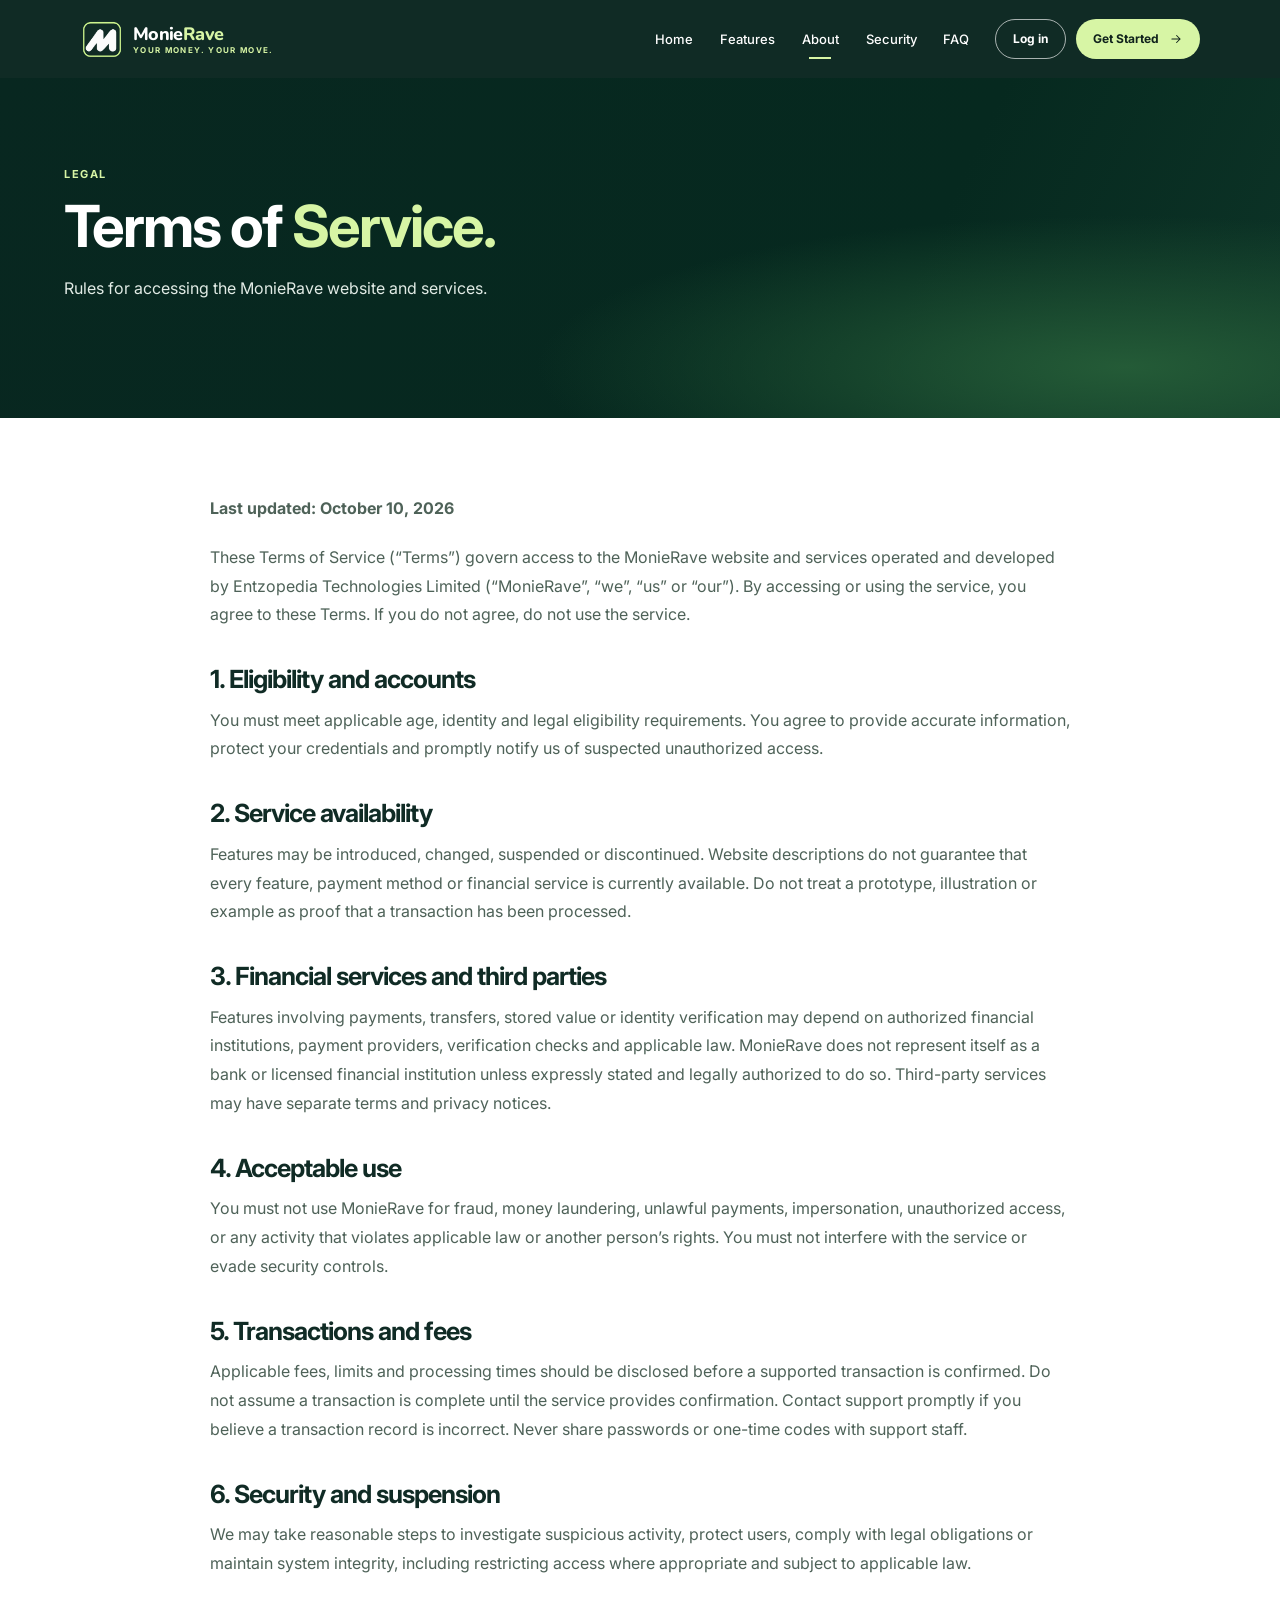
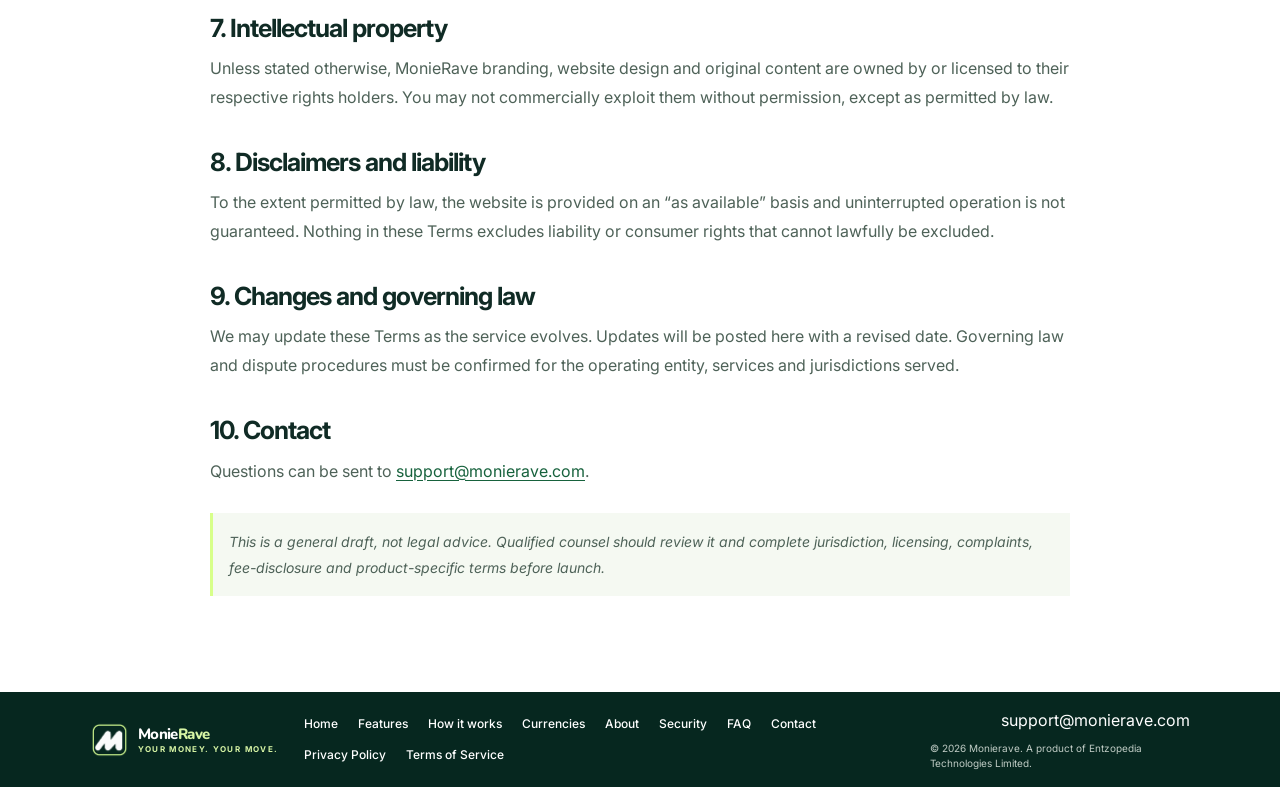
<file: terms.html>
<!doctype html>
<html lang="en">
  <head>
    <meta charset="utf-8" /><meta name="viewport" content="width=device-width, initial-scale=1" /><meta name="theme-color" content="#102B25" />
    <meta name="description" content="Read the terms governing access to the MonieRave website and services." /><link rel="canonical" href="https://monierave.com/terms.html" />
    <title>Terms of Service — Monierave</title>
    <link rel="preconnect" href="https://fonts.googleapis.com" /><link rel="preconnect" href="https://fonts.gstatic.com" crossorigin /><link href="https://fonts.googleapis.com/css2?family=Inter:wght@400;500;600;700;800&display=swap" rel="stylesheet" />
    <link href="https://fonts.googleapis.com/css2?family=Nunito:wght@800&display=swap" rel="stylesheet" />
    <link rel="icon" href="assets/9DE9C3FB-DB99-4FD7-A342-2E4CF567C909.png?v=20261014" type="image/png" sizes="any" /><link rel="stylesheet" href="/styles.css?v=20261014-brand-case" /><script src="script.js" defer></script>
  </head>
  <body class="inner-page">
    <header class="site-header"><a class="brand brand-light" href="index.html" aria-label="Monierave home"><img src="assets/ED38C9C1-3D6F-4AB4-882D-0A866B48E3E2.png" alt="" /><span class="brand-copy"><strong>Monie<span>Rave</span></strong><small>YOUR MONEY. YOUR MOVE.</small></span></a><button class="menu-toggle" aria-expanded="false" aria-controls="primary-nav" aria-label="Open navigation"><span></span><span></span></button><nav id="primary-nav" class="primary-nav" aria-label="Main navigation"><a href="index.html">Home</a><a href="features.html">Features</a><a class="active" aria-current="page" href="about.html">About</a><a href="security.html">Security</a><a href="faq.html">FAQ</a></nav><div class="header-actions"><a class="button button-outline button-small" href="https://app.monierave.com/login">Log in</a><a class="button button-lime button-small" href="https://app.monierave.com/login?mode=signup">Get Started <svg class="icon icon-arrow" viewBox="0 0 24 24" fill="none" stroke="currentColor" stroke-width="1.8" stroke-linecap="round" stroke-linejoin="round" aria-hidden="true"><path d="M5 12h14M13 6l6 6-6 6"/></svg></a></div></header>
    <main class="legal-page">
      <section class="page-hero"><div class="page-hero-inner"><p class="eyebrow eyebrow-lime">LEGAL</p><h1>Terms of <span>Service.</span></h1><p>Rules for accessing the MonieRave website and services.</p></div></section>
      <section class="content-section"><div class="content-wrap legal-copy">
        <p><strong>Last updated: October 10, 2026</strong></p>
        <p>These Terms of Service (“Terms”) govern access to the MonieRave website and services operated and developed by Entzopedia Technologies Limited (“MonieRave”, “we”, “us” or “our”). By accessing or using the service, you agree to these Terms. If you do not agree, do not use the service.</p>
        <h2>1. Eligibility and accounts</h2><p>You must meet applicable age, identity and legal eligibility requirements. You agree to provide accurate information, protect your credentials and promptly notify us of suspected unauthorized access.</p>
        <h2>2. Service availability</h2><p>Features may be introduced, changed, suspended or discontinued. Website descriptions do not guarantee that every feature, payment method or financial service is currently available. Do not treat a prototype, illustration or example as proof that a transaction has been processed.</p>
        <h2>3. Financial services and third parties</h2><p>Features involving payments, transfers, stored value or identity verification may depend on authorized financial institutions, payment providers, verification checks and applicable law. MonieRave does not represent itself as a bank or licensed financial institution unless expressly stated and legally authorized to do so. Third-party services may have separate terms and privacy notices.</p>
        <h2>4. Acceptable use</h2><p>You must not use MonieRave for fraud, money laundering, unlawful payments, impersonation, unauthorized access, or any activity that violates applicable law or another person’s rights. You must not interfere with the service or evade security controls.</p>
        <h2>5. Transactions and fees</h2><p>Applicable fees, limits and processing times should be disclosed before a supported transaction is confirmed. Do not assume a transaction is complete until the service provides confirmation. Contact support promptly if you believe a transaction record is incorrect. Never share passwords or one-time codes with support staff.</p>
        <h2>6. Security and suspension</h2><p>We may take reasonable steps to investigate suspicious activity, protect users, comply with legal obligations or maintain system integrity, including restricting access where appropriate and subject to applicable law.</p>
        <h2>7. Intellectual property</h2><p>Unless stated otherwise, MonieRave branding, website design and original content are owned by or licensed to their respective rights holders. You may not commercially exploit them without permission, except as permitted by law.</p>
        <h2>8. Disclaimers and liability</h2><p>To the extent permitted by law, the website is provided on an “as available” basis and uninterrupted operation is not guaranteed. Nothing in these Terms excludes liability or consumer rights that cannot lawfully be excluded.</p>
        <h2>9. Changes and governing law</h2><p>We may update these Terms as the service evolves. Updates will be posted here with a revised date. Governing law and dispute procedures must be confirmed for the operating entity, services and jurisdictions served.</p>
        <h2>10. Contact</h2><p>Questions can be sent to <a href="mailto:support@monierave.com">support@monierave.com</a>.</p>
        <p><em>This is a general draft, not legal advice. Qualified counsel should review it and complete jurisdiction, licensing, complaints, fee-disclosure and product-specific terms before launch.</em></p>
      </div></section>
    </main>
    <footer class="site-footer"><a class="brand brand-light" href="index.html"><img src="assets/ED38C9C1-3D6F-4AB4-882D-0A866B48E3E2.png" alt="" /><span class="brand-copy"><strong>Monie<span>Rave</span></strong><small>YOUR MONEY. YOUR MOVE.</small></span></a><nav aria-label="Footer navigation"><a href="index.html">Home</a><a href="features.html">Features</a><a href="how-it-works.html">How it works</a><a href="currencies.html">Currencies</a><a href="about.html">About</a><a href="security.html">Security</a><a href="faq.html">FAQ</a><a href="contact.html">Contact</a><a href="privacy-policy.html">Privacy Policy</a><a href="terms.html">Terms of Service</a></nav><div class="footer-meta"><a class="support-link" href="mailto:support@monierave.com">support@monierave.com</a><small>© <span id="year">2026</span> Monierave. A product of Entzopedia Technologies Limited.</small></div></footer>
  </body>
</html>
</file>
<file: styles.css>
@import url('https://fonts.googleapis.com/css2?family=Nunito:wght@800&display=swap');
:root{--forest:#102B25;--forest-deep:#06251f;--forest-soft:#205a3b;--lime:#D7F5A5;--white:#fff;--mist:#F3F5F4;--ink:#0a2821;--muted:#5d6b67;--line:#e6ece8;font-family:Inter,Arial,sans-serif;color:var(--ink);font-synthesis:none;text-rendering:optimizeLegibility}*{box-sizing:border-box}html{scroll-behavior:smooth;scroll-padding-top:88px}body{margin:0;background:var(--white);font-size:14px}a{color:inherit;text-decoration:none}.site-header{height:78px;position:absolute;z-index:5;top:0;left:50%;transform:translateX(-50%);width:min(1120px,calc(100% - 9vw));display:flex;align-items:center;justify-content:space-between;color:white}.brand{display:inline-flex;align-items:center;gap:9px;flex:none}.brand>img{width:44px;height:44px}.brand-copy{display:grid;gap:3px;line-height:1}.brand-copy strong{font-size:17px;letter-spacing:.4px}.brand-copy small{font-size:7px;letter-spacing:1.35px;color:var(--lime);font-weight:700}.primary-nav{display:flex;align-items:center;gap:34px;margin-left:55px}.primary-nav a,.site-footer nav a{font-size:11px;font-weight:500;transition:color .2s}.primary-nav a:hover,.site-footer nav a:hover{color:var(--lime)}.primary-nav .active{position:relative}.primary-nav .active:after{content:"";position:absolute;width:22px;height:2px;bottom:-10px;left:50%;transform:translateX(-50%);background:var(--lime)}.header-actions{display:flex;gap:10px}.button{height:43px;padding:0 22px;border-radius:28px;display:inline-flex;align-items:center;justify-content:center;gap:10px;font-size:11px;font-weight:700;transition:transform .2s,box-shadow .2s}.button:hover{transform:translateY(-2px);box-shadow:0 9px 24px #0002}.button-lime{background:var(--lime);color:#10221c}.button-outline{border:1px solid #ffffffa3;color:white}.button-small{height:32px;padding:0 20px;font-size:10px}.menu-toggle{display:none}.hero{position:relative;min-height:535px;overflow:hidden;background:radial-gradient(ellipse at 86% 100%,#18452c 0,transparent 36%),linear-gradient(115deg,#082720 0%,#03251e 65%,#062b22 100%);color:white}.hero:after{content:"";position:absolute;right:-125px;top:105px;width:320px;height:300px;border-radius:56% 0 0 42%;background:linear-gradient(145deg,#357040,#123927);opacity:.42;transform:rotate(-15deg)}.hero-glow{position:absolute;border:1px solid #b8e68a1c;border-radius:50%;pointer-events:none}.glow-one{width:520px;height:520px;right:-40px;bottom:-385px;box-shadow:0 0 0 35px #b8e68a09,0 0 0 80px #b8e68a08}.glow-two{width:260px;height:260px;left:39%;bottom:-195px;background:#d7f5a508}.hero-inner{max-width:1120px;min-height:535px;margin:auto;padding:126px 0 55px;display:grid;grid-template-columns:.95fr 1.05fr;align-items:center;position:relative;z-index:1}.hero-copy{padding:0 0 0 0;max-width:460px;z-index:2}.eyebrow{font-size:10px;letter-spacing:1.5px;font-weight:700;margin:0 0 12px}.eyebrow-lime{color:var(--lime)}.eyebrow-green{color:#2c6839}.hero h1{font-size:47px;line-height:1.08;letter-spacing:-2px;margin:0 0 14px;font-weight:750}.hero h1 span{color:var(--lime)}.hero-intro{font-size:13px;line-height:1.65;color:#eff4f1;max-width:375px;margin:0 0 18px}.hero-actions{display:flex;align-items:center;gap:20px}.watch-link{display:inline-flex;align-items:center;gap:9px;font-size:10px;font-weight:600}.play-icon{width:31px;height:31px;border:1px solid #d7f5a5a6;border-radius:50%;display:grid;place-items:center;color:var(--lime);font-size:10px;padding-left:2px}.trust-row{display:flex;align-items:center;gap:23px;margin-top:37px;white-space:nowrap}.trust-row span{display:flex;align-items:center;gap:8px;font-size:9px;font-weight:600}.trust-row i{font-style:normal;width:29px;height:29px;border-radius:50%;background:#ffffff13;color:white;display:grid;place-items:center;font-size:16px}.hero-phones{height:425px;position:relative;align-self:end;display:flex;align-items:flex-start;justify-content:center;gap:0;padding-left:8px}.phone{position:relative;width:244px;height:454px;border:5px solid #d8ddd8;border-bottom-width:7px;border-radius:37px;background:#fff;color:#12231e;box-shadow:0 8px 20px #0009,0 0 0 2px #5b6962;overflow:hidden;padding:15px 12px 8px;font-size:8px}.phone-home{z-index:2;margin:0 -6px 0 0;transform:rotate(-2deg)}.phone-card{height:389px;margin-top:54px;z-index:1;transform:rotate(2deg);padding-top:17px}.phone-notch{position:absolute;top:0;left:50%;transform:translateX(-50%);height:18px;width:82px;border-radius:0 0 12px 12px;background:#080d0c}.phone-status{display:flex;justify-content:space-between;font-size:8px;font-weight:700;margin:0 0 17px;padding:1px 3px}.phone-greeting{display:flex;align-items:center;gap:8px;font-size:8px;line-height:1.5;margin-bottom:9px}.phone-greeting b{font-size:11px}.avatar{width:25px;height:25px;background:linear-gradient(135deg,#bc774e,#293a34);border-radius:50%;display:grid;place-items:center;color:white;font-weight:bold}.bell{margin-left:auto;font-size:15px}.wallet-card{background:#073428;color:white;border-radius:13px;padding:12px 11px 10px;box-shadow:inset 0 0 0 1px #9ccf8b33}.wallet-card>small{font-size:7px;letter-spacing:.5px}.wallet-card>small span{float:right}.wallet-card>strong{font-size:19px;display:block;margin:7px 0 13px}.wallet-card sup{font-size:10px}.quick-actions{display:flex;justify-content:space-between;text-align:center}.quick-actions>span{width:36px;height:31px;border-radius:7px;background:var(--lime);color:#102b25;font-size:17px;padding-top:4px}.quick-actions small{display:block;font-size:6px;margin-top:4px;color:#fff;white-space:nowrap}.transactions{margin:11px -12px 0;padding:11px 12px;background:#fff;border-radius:12px 12px 0 0}.transaction-title{font-size:8px;font-weight:700;margin-bottom:11px}.transaction-title span{float:right;color:#438c42}.transaction{display:grid;grid-template-columns:24px 1fr auto;gap:6px;align-items:center;margin:10px 0;font-size:7px}.transaction>span{font-weight:600}.transaction small{display:block;color:#87918d;font-size:6px;font-weight:400;margin-top:3px}.transaction strong{text-align:right;font-size:7px;color:#238744}.transaction strong small{color:#89938f}.merchant{width:19px;height:19px;border-radius:50%;display:grid;place-items:center;font-size:11px;background:#f2f4f3}.merchant.blue{color:#1968c0}.merchant.red{color:#e32842}.merchant.orange{color:#ee9e14}.phone-tabs{position:absolute;bottom:5px;left:0;right:0;display:flex;justify-content:space-around;text-align:center;border-top:1px solid #e8ecea;padding:7px 2px 1px;font-size:11px;color:#496057}.phone-tabs small{display:block;font-size:6px;margin-top:2px}.card-heading{margin:8px 0 10px;font-size:11px;font-weight:700}.card-heading span{float:right;color:#68a244}.debit-card{padding:13px 11px 10px;height:102px;border-radius:12px;color:white;background:linear-gradient(125deg,#073b2d,#071f19);box-shadow:0 5px 10px #1235;font-size:7px}.debit-brand{display:flex;align-items:center;font-size:7px;letter-spacing:.4px}.debit-brand img{width:18px;height:18px;margin-right:4px}.debit-card>small{float:right;margin-top:-15px}.debit-card p{font-size:9px;letter-spacing:1px;margin:18px 0 7px}.debit-card>b{font-size:6px;letter-spacing:.5px}.debit-card>b span{float:right;font-size:12px;font-style:italic}.view-card{text-align:center;border:1px solid #e6eae7;padding:8px;margin:7px 0 14px;border-radius:5px;font-size:7px;color:#49645a}.control-heading{font-size:9px;font-weight:700;margin:13px 0 8px}.control-heading span{float:right;color:#aaa}.control-row{padding:10px 2px;border-bottom:1px solid #edf0ee;font-size:7px}.control-row>span:last-child{float:right}.toggle{display:inline-block;width:22px;height:12px;border-radius:8px;background:#e6ebe8;vertical-align:middle;position:relative}.toggle:after{content:"";position:absolute;left:2px;top:2px;width:8px;height:8px;border-radius:50%;background:white;box-shadow:0 1px 2px #0003}.toggle.on{background:#40944f}.toggle.on:after{left:12px}.section-pad{padding-left:max(7vw,calc((100% - 1120px)/2));padding-right:max(7vw,calc((100% - 1120px)/2))}.features{display:grid;grid-template-columns:.9fr 1.6fr;gap:60px;padding-top:50px;padding-bottom:35px;background:linear-gradient(130deg,#f8faf8,#fff 70%)}h2{font-size:29px;line-height:1.15;letter-spacing:-1px;margin:0 0 13px;color:#0a2821}.features-intro h2 span{color:#28643a}.features-intro>p:not(.eyebrow){font-size:12px;line-height:1.65;color:#52625c;max-width:300px;margin:0 0 16px}.features-intro .button{height:37px;padding:0 20px;font-size:10px}.feature-grid{display:grid;grid-template-columns:repeat(3,1fr);gap:15px}.feature-card{min-height:119px;border-radius:15px;background:#fff;padding:13px 15px;box-shadow:0 6px 28px #1839250a;border:1px solid #f1f4f2}.feature-icon{width:34px;height:34px;border-radius:12px;background:linear-gradient(135deg,#e4f8c4,#c9f294);display:grid;place-items:center;font-size:18px;color:#102b25;margin-bottom:10px}.feature-card h3{margin:0 0 6px;font-size:10px}.feature-card p{font-size:9px;color:#63716b;line-height:1.6;margin:0;max-width:165px}.app-section{display:grid;grid-template-columns:1.25fr .8fr;gap:65px;align-items:center;padding-top:30px;padding-bottom:35px;background:radial-gradient(ellipse at 19% 84%,#dff3d5aa,transparent 43%),linear-gradient(110deg,#f5faf2,#fff 85%);border-top:1px solid #e8f1e4}.app-preview{height:300px;display:flex;align-items:flex-end;justify-content:center;position:relative;padding:0 20px}.app-preview:before{content:"";position:absolute;width:450px;height:180px;left:5%;bottom:0;background:#e6f4df;border-radius:50% 50% 0 0;opacity:.7}.mini-phone{height:265px;width:148px;border:4px solid #d7dfd8;border-radius:24px;background:white;position:relative;z-index:1;box-shadow:0 6px 14px #14271d42;padding:23px 8px 8px;font-size:7px;overflow:hidden}.mini-send{transform:rotate(-2deg);margin-right:-6px;height:243px}.mini-home{height:291px;width:165px;z-index:2}.mini-cards{transform:rotate(2deg);margin-left:-5px;height:253px}.mini-status{font-size:6px;font-weight:bold;margin-bottom:13px}.mini-phone>p{font-size:8px;font-weight:700}.mini-chip{background:#d7f5a5;border-radius:9px;padding:5px;width:max-content;margin:13px 0}.mini-phone label{display:block;font-size:6px;color:#89938e;margin:8px 0 3px}.mini-field{border:1px solid #e8ece9;border-radius:5px;padding:6px;font-size:7px}.mini-send button{margin-top:12px;background:var(--lime);border:0;border-radius:8px;width:100%;padding:7px;font-size:7px;font-weight:700}.mini-welcome{font-size:8px;margin-bottom:8px}.mini-balance{background:#073428;color:white;border-radius:10px;padding:10px 8px;font-size:7px}.mini-balance strong{display:block;font-size:13px;margin-top:5px}.mini-lines{margin-top:12px;font-size:7px;line-height:2;color:#263b33}.mini-lines hr{border:0;border-top:1px solid #edf0ee;margin:8px 0}.mini-nav{position:absolute;bottom:8px;left:0;right:0;text-align:center;border-top:1px solid #e7ece9;padding:8px 0 0}.mini-cards .debit-card{margin-top:18px;padding:10px 8px;height:82px}.mini-cards .debit-card p{margin:11px 0 5px}.app-copy h2{font-size:28px;text-transform:none}.app-copy>p:not(.eyebrow){font-size:11px;line-height:1.65;color:#53625c}.app-copy ul{list-style:none;padding:0;margin:13px 0}.app-copy li{margin:9px 0;font-size:10px}.app-copy li:before{content:"✓";display:inline-grid;place-items:center;background:#d7f5a5;width:14px;height:14px;border-radius:50%;margin-right:8px;font-weight:bold}.app-copy .store-note{font-size:9px;color:#77837d}.currencies{max-width:1120px;margin:0 auto 27px;padding:22px 27px;min-height:111px;display:flex;align-items:center;justify-content:space-between;gap:25px;border-radius:15px;color:white;background:linear-gradient(110deg,#06271f,#0c3027);position:relative;overflow:hidden}.currencies:after{content:"";position:absolute;inset:0;background:repeating-linear-gradient(135deg,transparent,transparent 12px,#ffffff06 13px,#ffffff06 14px);pointer-events:none}.currencies>div{position:relative;z-index:1}.currencies .eyebrow{font-size:8px;margin-bottom:7px}.currencies h2{color:white;font-size:20px;margin:0 0 5px;letter-spacing:-.4px}.currencies>div>p:last-child{margin:0;font-size:9px;line-height:1.5;color:#d5e0d9}.currency-list{display:flex;gap:12px}.currency-item{width:78px;height:77px;border-radius:13px;background:#ffffff12;display:grid;align-content:center;justify-items:center;gap:3px}.currency-item b{font-size:20px;font-weight:500}.currency-item strong{font-size:9px}.currency-item small{font-size:7px;color:#d0ddd5}.currency-item.current{background:var(--lime);color:#11261e}.currency-item.current small{color:#52634d}.faq-section{padding-top:50px;padding-bottom:57px;display:grid;grid-template-columns:.8fr 1.2fr;gap:70px;background:#fbfcfb}.faq-section h2{font-size:28px}.faq-list details{border-bottom:1px solid var(--line);padding:15px 0}.faq-list summary{font-size:12px;font-weight:650;cursor:pointer;list-style:none;display:flex;justify-content:space-between}.faq-list summary::-webkit-details-marker{display:none}.faq-list summary span{color:#498443;font-size:17px;line-height:12px}.faq-list details[open] summary span{transform:rotate(45deg)}.faq-list details p{font-size:11px;color:#64716c;line-height:1.65;max-width:620px}.closing-cta{min-height:92px;display:flex;align-items:center;justify-content:space-between;gap:25px;padding:18px max(7vw,calc((100% - 1120px)/2));background:linear-gradient(100deg,#f0f9e9,#fff)}.brand-dark .brand-copy small{color:#77954e}.closing-cta>div{flex:1;margin-left:20px}.closing-cta h2{font-size:16px;margin:0 0 5px;letter-spacing:-.2px}.closing-cta p{font-size:9px;color:#67746d;margin:0}.closing-cta .button{height:37px;font-size:9px}.site-footer{min-height:94px;padding:16px max(7vw,calc((100% - 1120px)/2));background:#06271f;color:white;display:flex;align-items:center;justify-content:space-between;gap:22px}.site-footer .brand>img{width:39px;height:39px}.site-footer .brand-copy strong{font-size:15px}.site-footer nav{display:flex;gap:22px}.site-footer nav a{font-size:9px}.footer-meta{display:grid;justify-items:end;gap:9px}.social-links{display:flex;gap:10px}.social-links a{font-weight:700;font-size:12px;width:18px;height:18px;display:grid;place-items:center}.footer-meta>small{font-size:8px;color:#c0ccc5}
@media(max-width:900px){.site-header{width:calc(100% - 48px)}.hero-inner{padding-left:6vw;padding-right:4vw;grid-template-columns:.9fr 1.1fr}.hero h1{font-size:40px}.hero-phones{transform:scale(.82);transform-origin:right bottom;margin-left:-50px}.trust-row{gap:12px}.trust-row span{font-size:8px}.section-pad{padding-left:6vw;padding-right:6vw}.features{gap:28px}.feature-grid{gap:9px}.feature-card{padding:11px;min-height:120px}.app-section{gap:30px}.currencies{margin-left:6vw;margin-right:6vw}.currency-list{gap:7px}.currency-item{width:66px}.faq-section{gap:30px}.closing-cta,.site-footer{padding-left:6vw;padding-right:6vw}}
@media(max-width:650px){html{scroll-padding-top:70px}.site-header{height:68px;width:calc(100% - 36px)}.brand>img{width:39px;height:39px}.brand-copy strong{font-size:15px}.brand-copy small{font-size:6px}.menu-toggle{display:grid;gap:5px;order:3;background:none;border:0;padding:8px}.menu-toggle span{width:22px;height:2px;background:white}.primary-nav{display:none;position:absolute;left:-18px;right:-18px;top:68px;margin:0;padding:12px 22px 18px;background:#082920;flex-direction:column;align-items:flex-start;gap:0;box-shadow:0 12px 18px #0003}.primary-nav.open{display:flex}.primary-nav a{width:100%;padding:12px 0}.primary-nav .active:after{display:none}.header-actions{margin-left:auto;margin-right:9px;gap:6px}.button-small{height:29px;padding:0 13px;font-size:9px}.header-actions .button-outline{display:none}.hero{min-height:unset}.hero-inner{min-height:unset;padding:112px 22px 0;display:flex;flex-direction:column;align-items:stretch}.hero-copy{max-width:none}.eyebrow{font-size:9px}.hero h1{font-size:42px;letter-spacing:-1.7px}.hero-intro{font-size:12px;max-width:440px}.hero-actions{gap:13px}.hero-actions .button{height:39px;padding:0 15px;font-size:9px}.watch-link{font-size:9px}.play-icon{height:28px;width:28px}.trust-row{margin-top:22px;justify-content:space-between;gap:5px}.trust-row span{font-size:7px;gap:5px}.trust-row i{width:25px;height:25px}.hero-phones{height:375px;transform:scale(.78);transform-origin:top center;margin:25px -25% -80px;justify-content:center;align-self:center;width:128%}.phone{width:234px;height:426px}.phone-card{height:366px;margin-top:44px}.section-pad{padding-left:22px;padding-right:22px}.features{display:block;padding-top:48px;padding-bottom:28px}.features-intro{margin-bottom:24px}.features-intro h2{font-size:27px}.features-intro>p:not(.eyebrow){font-size:11px}.feature-grid{grid-template-columns:repeat(2,minmax(0,1fr));gap:10px}.feature-card{min-height:119px;padding:12px}.feature-card h3{font-size:9px}.feature-card p{font-size:8px}.app-section{display:flex;flex-direction:column-reverse;gap:8px;padding-top:30px;padding-bottom:28px}.app-copy{width:100%}.app-copy h2{font-size:27px}.app-copy>p:not(.eyebrow){max-width:430px}.app-preview{width:100%;height:270px;padding:0}.mini-phone{transform:scale(.88);transform-origin:bottom center}.mini-send{margin-right:-13px}.mini-cards{margin-left:-13px}.currencies{margin:10px 16px 22px;padding:19px 17px;display:block;border-radius:14px}.currencies h2{font-size:19px}.currencies>div>p:last-child{max-width:290px}.currency-list{margin-top:15px;justify-content:space-between;gap:6px}.currency-item{width:calc(25% - 5px);height:70px}.currency-item b{font-size:18px}.currency-item strong{font-size:8px}.currency-item small{font-size:6px}.faq-section{display:block;padding-top:40px;padding-bottom:42px}.faq-section>div:first-child{margin-bottom:20px}.faq-section h2{font-size:25px}.faq-list summary{font-size:11px}.faq-list details p{font-size:10px}.closing-cta{padding:20px 22px;display:grid;grid-template-columns:1fr auto;gap:13px}.closing-cta .brand{grid-column:1/-1}.closing-cta>div{margin:0}.closing-cta h2{font-size:14px}.closing-cta p{font-size:8px;line-height:1.5}.closing-cta .button{padding:0 13px;white-space:nowrap}.site-footer{padding:22px;display:grid;grid-template-columns:1fr auto;gap:17px}.site-footer nav{grid-column:1/-1;grid-row:2;gap:17px;flex-wrap:wrap}.site-footer nav a{font-size:8px}.footer-meta{grid-column:2;grid-row:1/3}.footer-meta>small{font-size:7px;text-align:right}}
@media(max-width:370px){.hero h1{font-size:37px}.hero-phones{transform:scale(.67);margin:18px -30% -110px}.header-actions .button-lime{padding:0 10px}.feature-card{padding:10px}.trust-row span{font-size:6px}.currency-item small{font-size:5px}}
.brand-light>img{object-fit:contain;filter:drop-shadow(0 0 2px #D7F5A5)}
.app-preview:before{width:min(450px,100%);left:0}
@media(max-width:820px) and (min-width:651px){.menu-toggle{display:grid;gap:5px;order:3;background:none;border:0;padding:8px}.menu-toggle span{width:22px;height:2px;background:white}.primary-nav{display:none;position:absolute;left:0;right:0;top:74px;margin:0;padding:12px 22px 18px;background:#082920;flex-direction:column;align-items:flex-start;gap:0;box-shadow:0 12px 18px #0003}.primary-nav.open{display:flex}.primary-nav a{width:100%;padding:12px 0}.primary-nav .active:after{display:none}.hero-inner{min-height:unset;padding:112px 36px 0;display:flex;flex-direction:column;align-items:stretch}.hero-copy{max-width:620px}.hero-phones{height:385px;transform:scale(.82);transform-origin:top center;margin:24px 0 -65px;justify-content:center;align-self:center;width:100%}.app-section{grid-template-columns:1fr;gap:0}.app-copy{order:1;max-width:620px;margin:0 auto}.app-preview{order:2;max-width:680px;margin:0 auto}}

/* Keep the device previews compact and centered across breakpoints. */
.hero-phones{height:400px;max-width:500px;padding-left:0;transform:none;margin:0 auto;overflow:visible}
.phone{width:218px;height:410px;border:4px solid #cbd4cf;border-bottom-width:6px;border-radius:34px;padding:15px 11px 8px;box-shadow:0 12px 28px #0008,0 0 0 1px #718079}
.phone-home{margin-right:-13px;transform:rotate(-1.5deg)}
.phone-card{width:204px;height:350px;margin-top:42px;transform:rotate(1.5deg);padding-top:16px}
.phone-notch{height:17px;width:72px;border-radius:0 0 11px 11px}
.transactions{margin-top:9px;padding-top:12px}
.transaction{margin:13px 0}
.mini-phone{width:128px;height:245px}
.mini-send{height:226px}
.mini-home{width:142px;height:270px}
.mini-cards{height:235px}
.mini-phone .phone-notch{width:55px;height:13px}
.preview-button{display:block;margin-top:12px;background:var(--lime);border-radius:8px;width:100%;padding:7px;text-align:center;font-size:7px;font-weight:700}
@media(max-width:900px){.hero-phones{transform:none;margin:0 auto;max-width:560px}.phone{width:205px;height:386px}.phone-card{width:194px;height:334px;margin-top:38px}}
@media(max-width:820px) and (min-width:651px){.hero-phones{width:100%;height:370px;max-width:520px;transform:none;margin:18px auto -18px}.phone{width:196px;height:370px}.phone-card{width:186px;height:320px;margin-top:34px}}
@media(max-width:650px){.hero-phones{width:100%;height:360px;max-width:420px;margin:22px auto -60px;transform:scale(.88);transform-origin:top center;gap:0}.phone{width:190px;height:358px;padding:14px 9px 7px;border-radius:31px}.phone-card{width:178px;height:308px;margin-top:32px;padding-top:15px}.phone-status{margin-bottom:13px}.wallet-card{padding:10px 9px 9px}.wallet-card>strong{font-size:17px;margin:6px 0 11px}.quick-actions>span{width:32px;height:29px}.transactions{margin-left:-9px;margin-right:-9px;padding:10px 9px}.transaction{grid-template-columns:21px 1fr auto;gap:4px;margin:11px 0}.merchant{width:17px;height:17px}.transaction-title{margin-bottom:8px}.phone-tabs{font-size:10px}.app-preview{height:250px;overflow:hidden}.mini-phone{width:108px;height:215px;padding:21px 7px 7px;border-radius:21px}.mini-send{height:198px;margin-right:-11px}.mini-home{width:122px;height:238px}.mini-cards{height:207px;margin-left:-11px}.mini-phone .phone-notch{width:48px;height:12px}.mini-status{margin-bottom:9px}.mini-phone label{margin:6px 0 3px}.mini-field{padding:5px}.mini-send .preview-button{margin-top:9px;padding:6px}.mini-cards .debit-card{margin-top:12px;padding:8px 6px;height:70px}.mini-cards .debit-card p{margin:8px 0 4px}}
@media(max-width:370px){.hero-phones{width:100%;height:300px;margin:19px auto -60px;transform:scale(.8)}.phone{width:184px;height:340px}.phone-card{width:172px;height:294px;margin-top:29px}.app-preview{height:228px}.mini-phone{width:96px;height:200px}.mini-send{height:186px}.mini-home{width:110px;height:219px}.mini-cards{height:193px}}

/* Actual rendered device artwork replaces the former hand-built screen drawings. */
.device-art{display:block;width:100%;height:100%;object-fit:contain;object-position:center}
.hero-phones{max-width:530px;overflow:hidden}
.hero-phones .device-art{width:100%;max-width:none;height:auto;margin-left:0;mix-blend-mode:normal;filter:drop-shadow(0 14px 18px #0004)}
.app-preview .device-art{width:100%;max-width:none;height:auto;align-self:center;margin-left:0;mix-blend-mode:multiply}
.inner-page{background:#fff}
.inner-page .site-header{position:relative;top:auto;left:auto;transform:none;margin:0;width:100%;max-width:none;padding-left:max(4.5vw,calc((100% - 1120px)/2));padding-right:max(4.5vw,calc((100% - 1120px)/2));background:var(--forest)}
.page-hero{color:#fff;background:radial-gradient(ellipse at 88% 85%,#245b37 0,transparent 37%),linear-gradient(115deg,#082720,#06291f 70%,#0d3427);min-height:340px;display:flex;align-items:center;overflow:hidden}
.page-hero-inner{width:min(1040px,calc(100% - 48px));margin:0 auto;padding:58px 0 64px}
.page-hero h1{font-size:clamp(42px,6vw,64px);line-height:1.02;letter-spacing:-2px;margin:0 0 16px}
.page-hero h1 span{color:var(--lime)}
.page-hero-inner>p:not(.eyebrow){max-width:560px;color:#e1ebe5;line-height:1.75;font-size:15px;margin:0 0 22px}
.page-hero .button{height:40px}
.page-content{max-width:1040px;margin:0 auto;padding:68px 24px}
.page-content h2,.page-contact h2{font-size:clamp(26px,3vw,36px);line-height:1.15;letter-spacing:-1px;margin:0 0 14px}
.page-lead{max-width:730px;color:#53635d;font-size:14px;line-height:1.75;margin:0 0 30px}
.page-card-grid{display:grid;grid-template-columns:repeat(3,minmax(0,1fr));gap:15px}
.page-card{padding:22px;border:1px solid #e9efeb;border-radius:17px;background:linear-gradient(145deg,#fff,#f7faf8);min-height:175px;box-shadow:0 10px 30px #122a1a09}
.page-card-icon{width:38px;height:38px;display:grid;place-items:center;border-radius:12px;background:var(--lime);color:var(--forest);font-size:20px;margin-bottom:15px}
.page-card h3,.page-values h3,.security-note h3{margin:0 0 8px;font-size:15px;color:var(--ink)}
.page-card p,.page-values p,.security-note p{margin:0;color:#607069;font-size:12px;line-height:1.7}
.page-banner{max-width:1040px;margin:0 auto 50px;padding:28px 30px;border-radius:18px;background:linear-gradient(110deg,#06271f,#0c3027);color:#fff;display:flex;align-items:center;justify-content:space-between;gap:24px}
.page-banner h2{font-size:24px;line-height:1.2;margin:0;letter-spacing:-.5px;color:#fff}
.page-banner .currency-list{flex-shrink:0}
.page-contact{padding:38px 24px 48px;text-align:center;background:linear-gradient(120deg,#f1f9eb,#fff)}
.page-contact p{color:#62716b;font-size:13px;line-height:1.65;margin:0 auto 17px}
.about-story{display:grid;grid-template-columns:.85fr 1.15fr;gap:60px;align-items:start}
.about-story>div+div p{color:#52625c;line-height:1.8;font-size:14px;margin:0 0 17px}
.text-link{font-weight:700;color:#276a38;text-decoration:underline;text-underline-offset:3px}
.page-values{max-width:1040px;margin:0 auto 54px;padding:0 24px;display:grid;grid-template-columns:repeat(3,1fr);gap:18px}
.page-values article{border-top:2px solid var(--lime);padding:17px;background:#f8fbf7;border-radius:0 0 14px 14px}
.page-values article>span{display:block;font-size:10px;color:#58734d;font-weight:750;margin-bottom:18px}
.security-content{max-width:870px}
.security-content>.page-lead{margin-bottom:32px}
.security-note{display:grid;grid-template-columns:40px 1fr;gap:14px;padding:19px 0;border-top:1px solid var(--line)}
.security-note>span{width:36px;height:36px;border-radius:12px;display:grid;place-items:center;background:var(--lime);font-size:18px}
.page-note{color:#65736d;font-size:11px;line-height:1.7;margin-top:22px}
.faq-page .faq-list{max-width:850px;margin-top:24px}
.faq-page .faq-list details{padding:20px 0}
.faq-page .faq-list summary{font-size:14px}
.faq-page .faq-list details p{font-size:13px;line-height:1.75}
@media(max-width:820px){.page-banner{margin-left:5vw;margin-right:5vw;align-items:flex-start;flex-direction:column}.page-banner .currency-list{width:100%;justify-content:flex-start}.about-story{gap:30px}.page-values{gap:12px}}
@media(max-width:650px){.inner-page .site-header{width:100%;padding:0 18px}.inner-page .primary-nav{left:0;right:0}.page-hero{min-height:300px}.page-hero-inner{width:calc(100% - 44px);padding:50px 0}.page-hero h1{font-size:44px}.page-hero-inner>p:not(.eyebrow){font-size:13px}.page-content{padding:48px 22px}.page-card-grid{grid-template-columns:repeat(2,minmax(0,1fr));gap:10px}.page-card{padding:15px;min-height:170px}.page-card h3{font-size:13px}.page-card p{font-size:10px}.page-banner{padding:21px 16px;margin:0 16px 35px;gap:17px}.page-banner h2{font-size:21px}.page-banner .currency-list{gap:6px}.page-banner .currency-item{width:calc(25% - 5px)}.page-contact{padding:30px 22px 38px}.about-story{display:block}.about-story>div:first-child{margin-bottom:23px}.page-values{grid-template-columns:1fr;margin:0 22px 38px;padding:0;gap:10px}.page-values article{padding:15px}.page-values article>span{margin-bottom:9px}.security-note{grid-template-columns:34px 1fr;gap:11px}.security-note>span{width:32px;height:32px}.faq-page .faq-list summary{font-size:12px}.faq-page .faq-list details p{font-size:11px}.hero-phones .device-art{width:100%;margin-left:0}.app-preview{height:250px}.app-preview .device-art{width:100%;margin-left:0}}
@media(max-width:370px){.page-card-grid{grid-template-columns:1fr}.page-card{min-height:unset}.page-banner .currency-item small{font-size:6px}}

/* Keep the complete rendered device composition visible at every width. */
.app-section .app-preview{height:auto;min-height:300px;overflow:visible;align-items:center;padding:0}
.app-section .app-preview .device-art{display:block;width:100%;height:auto;max-width:100%;object-fit:contain;margin:0}
.app-section .app-preview:before{bottom:0;max-width:100%}
.icon{display:block;width:18px;height:18px;flex:0 0 auto}
.icon-arrow{width:14px;height:14px}
.trust-row .icon{width:17px;height:17px;color:var(--lime)}
.feature-icon .icon,.page-card-icon .icon{width:19px;height:19px}
.play-icon{padding:0}
.play-icon .icon{width:13px;height:13px;margin-left:2px}
.faq-list summary span{display:grid;place-items:center;flex:0 0 20px;height:20px}
.faq-list summary .icon-plus{width:16px;height:16px;transition:transform .18s}
.faq-list details[open] summary .icon-plus{transform:rotate(45deg)}
.security-note>span .icon{width:18px;height:18px}
@media(max-width:650px){.app-section .app-preview{width:100%;height:auto;min-height:0;max-width:100%;overflow:visible;padding:0;margin:8px 0}.app-section .app-preview .device-art{width:100%;height:auto;max-width:100%}.app-section .app-preview:before{width:100%;height:45%;left:0}}

/* Gentle reveal motion for content as it enters the viewport. */
html.has-scroll-reveal .scroll-reveal{opacity:0;translate:0 22px;scale:.99;transition:opacity .72s cubic-bezier(.2,.7,.25,1),translate .82s cubic-bezier(.2,.7,.25,1),scale .82s cubic-bezier(.2,.7,.25,1);transition-delay:var(--reveal-delay,0ms);will-change:opacity,translate,scale}
html.has-scroll-reveal .scroll-reveal.is-visible{opacity:1;translate:0 0;scale:1;will-change:auto}
.feature-card:nth-child(2),.page-card:nth-child(2),.page-values article:nth-child(2){--reveal-delay:70ms}
.feature-card:nth-child(3),.page-card:nth-child(3){--reveal-delay:140ms}
.feature-card:nth-child(4),.page-card:nth-child(4){--reveal-delay:70ms}
.feature-card:nth-child(5),.page-card:nth-child(5){--reveal-delay:140ms}
.feature-card:nth-child(6),.page-card:nth-child(6){--reveal-delay:210ms}
.faq-list details:nth-child(2){--reveal-delay:60ms}
.faq-list details:nth-child(3){--reveal-delay:120ms}
.faq-list details:nth-child(4){--reveal-delay:180ms}
.currency-item:nth-child(2){--reveal-delay:60ms}
.currency-item:nth-child(3){--reveal-delay:120ms}
.currency-item:nth-child(4){--reveal-delay:180ms}
@media(prefers-reduced-motion:reduce){html.has-scroll-reveal .scroll-reveal{opacity:1;translate:0 0;scale:1;transition:none;will-change:auto}}

/* Lifestyle photography and helpful destination pages. */
.people-section{display:grid;grid-template-columns:.8fr 1.2fr;align-items:center;gap:clamp(28px,6vw,76px);padding-top:60px;padding-bottom:60px;background:linear-gradient(120deg,#f6faf4,#fff)}
.people-copy{max-width:410px}
.people-copy h2{font-size:clamp(32px,4.2vw,48px);letter-spacing:-1.7px}
.people-copy h2 span{color:#28643a}
.people-copy>p:not(.eyebrow){max-width:365px;color:#56665f;font-size:13px;line-height:1.75;margin:0 0 20px}
.people-copy>small{display:block;margin-top:15px;color:#718078;font-size:9px}
.people-photo{margin:0;overflow:hidden;aspect-ratio:1.52;border-radius:22px;background:var(--mist);box-shadow:0 20px 55px #102b251c}
.people-photo img{display:block;width:100%;height:100%;object-fit:cover;object-position:center}
.currency-details-link{position:relative;z-index:1;flex:0 0 auto;color:var(--lime);font-size:10px;font-weight:700;text-decoration:underline;text-underline-offset:4px}
.how-steps{max-width:1120px;margin:0 auto}
.step-number{display:grid;place-items:center;width:39px;height:39px;border-radius:13px;background:var(--lime);color:var(--forest);font-size:12px;font-weight:800;margin-bottom:17px}
.how-steps .page-card{min-height:250px}
.how-steps .page-card .text-link{display:inline-block;margin-top:12px;font-size:11px;font-weight:700;color:#28643a}
.currency-content{max-width:1060px;margin:0 auto}
.availability-grid{display:grid;grid-template-columns:repeat(2,minmax(0,1fr));gap:14px;margin-top:28px}
.availability-card{display:flex;align-items:center;gap:15px;padding:18px;border:1px solid #e8eeea;border-radius:16px;background:#fff;box-shadow:0 8px 25px #102b2507}
.availability-card.available{background:linear-gradient(120deg,#f2fae9,#fff);border-color:#dcecc9}
.currency-symbol{display:grid;place-items:center;width:46px;height:46px;flex:0 0 46px;border-radius:14px;background:var(--mist);font-size:23px;font-weight:600;color:var(--forest)}
.availability-card.available .currency-symbol{background:var(--lime)}
.availability-card h3{margin:0 0 4px;font-size:13px}
.availability-card p{margin:0;color:#738078;font-size:10px}
.availability-card>strong{margin-left:auto;font-size:10px;color:#6d7d73;white-space:nowrap}
.availability-card.available>strong{color:#28643a}
.contact-layout{display:grid;grid-template-columns:1fr .9fr;gap:clamp(30px,6vw,80px);align-items:center}
.contact-email-card{display:flex;align-items:center;gap:13px;max-width:460px;margin-top:26px;padding:16px;border:1px solid #e4ebe6;border-radius:15px;background:#fff;box-shadow:0 10px 30px #102b2510}
.contact-email-card>span:nth-child(2){display:grid;gap:5px;min-width:0}
.contact-email-card small{font-size:8px;letter-spacing:1px;color:#708078;font-weight:700}
.contact-email-card strong{font-size:13px;overflow-wrap:anywhere}
.contact-email-card>.icon-arrow{margin-left:auto;color:#367343}
.contact-icon{display:grid;place-items:center;width:42px;height:42px;flex:0 0 42px;border-radius:13px;background:var(--lime);color:var(--forest)}
.contact-photo{position:relative;margin:0;overflow:hidden;aspect-ratio:4/4.7;border-radius:22px;background:var(--mist);box-shadow:0 20px 55px #102b251c}
.contact-photo img{display:block;width:100%;height:100%;object-fit:cover;object-position:center 28%}
.contact-photo figcaption{position:absolute;right:12px;bottom:12px;padding:7px 10px;border-radius:20px;background:#102b25d9;color:white;font-size:8px}
.contact-shortcuts{max-width:1120px;margin:0 auto 55px;padding:0 max(5vw,calc((100% - 1060px)/2));display:grid;grid-template-columns:repeat(3,minmax(0,1fr));gap:12px}
.contact-shortcuts a{padding:18px;border-radius:15px;background:#f5f8f5;border:1px solid #edf1ee;transition:transform .2s,box-shadow .2s}
.contact-shortcuts a:hover{transform:translateY(-3px);box-shadow:0 12px 25px #102b2512}
.contact-shortcuts h3{margin:0 0 7px;font-size:13px}
.contact-shortcuts p{margin:0 0 13px;color:#63726b;font-size:10px;line-height:1.6}
.contact-shortcuts span{color:#28643a;font-size:10px;font-weight:700}
.site-footer nav{max-width:min(560px,52vw);flex-wrap:wrap;row-gap:10px}
@media(max-width:900px){.currency-details-link{margin-top:4px}.site-footer nav{max-width:60vw}}
@media(max-width:650px){.people-section{grid-template-columns:1fr;gap:25px;padding-top:42px;padding-bottom:42px}.people-copy{max-width:none}.people-copy h2{font-size:34px}.people-photo{aspect-ratio:1.25;border-radius:17px}.availability-grid{grid-template-columns:1fr;gap:10px}.availability-card{padding:14px}.contact-layout{grid-template-columns:1fr;gap:25px}.contact-photo{max-height:470px;aspect-ratio:1/1.05}.contact-shortcuts{grid-template-columns:1fr;margin:0 22px 40px;padding:0;gap:9px}.contact-shortcuts a{padding:15px}.how-steps .page-card{min-height:unset}.site-footer nav{max-width:none;width:100%;gap:12px 17px}}


/* Final responsive polish: readable type, predictable spacing, and non-overlapping navigation. */
:root {
  --content-width: 1200px;
  --page-gutter: clamp(20px, 5vw, 64px);
}
html { scroll-padding-top: 96px; }
body { font-size: 16px; line-height: 1.55; overflow-x: clip; }
img, svg { max-width: 100%; }
.site-header {
  width: min(var(--content-width), calc(100% - 2 * var(--page-gutter)));
  min-width: 0;
  gap: clamp(14px, 2vw, 30px);
}
.brand { min-width: 0; }
.brand-copy strong { font-size: 18px; }
.brand-copy small { font-size: 8px; }
.primary-nav { gap: clamp(14px, 2.1vw, 30px); margin-left: auto; min-width: 0; }
.primary-nav a, .site-footer nav a { font-size: 13px; }
.header-actions { flex: 0 0 auto; gap: 10px; }
.button { min-height: 44px; height: auto; padding: 12px 22px; font-size: 13px; line-height: 1.2; white-space: nowrap; }
.button-small { min-height: 40px; padding: 10px 17px; font-size: 12px; }
.hero-inner { max-width: var(--content-width); padding-left: var(--page-gutter); padding-right: var(--page-gutter); }
.hero h1 { font-size: clamp(42px, 5vw, 64px); letter-spacing: -1.8px; }
.hero-intro { font-size: 16px; line-height: 1.7; max-width: 460px; }
.eyebrow { font-size: 11px; line-height: 1.5; }
.trust-row { flex-wrap: wrap; white-space: normal; }
.trust-row span { font-size: 12px; }
.section-pad { padding-left: max(var(--page-gutter), calc((100% - var(--content-width)) / 2)); padding-right: max(var(--page-gutter), calc((100% - var(--content-width)) / 2)); }
.features-intro>p:not(.eyebrow), .people-copy>p:not(.eyebrow), .app-copy>p:not(.eyebrow) { font-size: 15px; line-height: 1.75; }
.feature-card h3 { font-size: 14px; line-height: 1.4; }
.feature-card p { font-size: 13px; line-height: 1.65; }
.faq-list summary { font-size: 15px; line-height: 1.5; gap: 16px; }
.faq-list details p { font-size: 14px; line-height: 1.75; }
.site-footer { gap: 26px; }
.site-footer nav { max-width: 58%; gap: 12px 20px; }
.site-footer nav a { font-size: 12px; }
.footer-meta>small { font-size: 10px; line-height: 1.5; }
.page-hero-inner { width: min(var(--content-width), calc(100% - 2 * var(--page-gutter))); }
.page-hero h1 { font-size: clamp(40px, 5vw, 58px); line-height: 1.08; }
.page-hero-inner>p:not(.eyebrow), .page-lead { font-size: 16px; line-height: 1.75; }
.page-content { font-size: 16px; }
.page-card h3 { font-size: 16px; line-height: 1.4; }
.page-card p { font-size: 14px; line-height: 1.7; }
.page-card { min-width: 0; overflow-wrap: anywhere; }
.page-banner h2 { font-size: clamp(22px, 3vw, 32px); }
.page-contact p { font-size: 15px; line-height: 1.7; }
.contact-email-card strong { font-size: 15px; }
a:focus-visible, button:focus-visible, summary:focus-visible {
  outline: 3px solid #76a94f;
  outline-offset: 4px;
}
.menu-toggle { cursor: pointer; flex: 0 0 auto; }
.menu-toggle span { display: block; border-radius: 2px; transition: transform .18s ease; }
.menu-toggle[aria-expanded="true"] span:first-child { transform: translateY(3.5px) rotate(45deg); }
.menu-toggle[aria-expanded="true"] span:last-child { transform: translateY(-3.5px) rotate(-45deg); }

@media (max-width: 1100px) {
  .site-header { width: calc(100% - 48px); }
  .primary-nav { gap: 15px; margin-left: auto; }
  .primary-nav a { font-size: 12px; }
  .header-actions { gap: 7px; }
  .button-small { padding-left: 13px; padding-right: 13px; }
}
@media (max-width: 900px) {
  .site-header { width: calc(100% - 40px); }
  .menu-toggle { display: grid; gap: 5px; order: 3; background: transparent; border: 0; padding: 10px; }
  .menu-toggle span { width: 23px; height: 2px; background: white; }
  .primary-nav {
    display: none;
    position: absolute;
    z-index: 30;
    top: calc(100% - 1px);
    left: 0;
    right: 0;
    width: 100%;
    max-height: min(72vh, 520px);
    overflow-y: auto;
    overscroll-behavior: contain;
    margin: 0;
    padding: 12px 20px 18px;
    border: 1px solid #ffffff1c;
    border-radius: 0 0 16px 16px;
    background: #082920;
    box-shadow: 0 18px 35px #0004;
    flex-direction: column;
    align-items: stretch;
    gap: 0;
  }
  .primary-nav.open { display: flex; }
  .primary-nav a { display: block; width: 100%; padding: 14px 2px; font-size: 15px; line-height: 1.4; border-bottom: 1px solid #ffffff15; }
  .primary-nav a:last-child { border-bottom: 0; }
  .primary-nav .active:after { display: none; }
  .header-actions { margin-left: auto; }
  .hero-inner { grid-template-columns: 1fr 1fr; }
  .trust-row { gap: 12px 18px; }
  .features { grid-template-columns: 1fr; gap: 26px; }
  .features-intro { max-width: 650px; }
  .feature-grid { grid-template-columns: repeat(3, minmax(0, 1fr)); gap: 14px; }
  .site-footer { flex-wrap: wrap; }
  .site-footer nav { max-width: 100%; }
  .footer-meta { justify-items: start; }
}
@media (max-width: 650px) {
  html { scroll-padding-top: 76px; }
  body { font-size: 16px; }
  .site-header, .inner-page .site-header {
    height: 70px;
    width: 100%;
    padding: 0 16px;
    gap: 8px;
  }
  .brand { gap: 7px; }
  .brand>img { width: 35px; height: 35px; }
  .brand-copy strong { font-size: 14px; letter-spacing: .2px; }
  .brand-copy small { font-size: 6px; letter-spacing: .9px; }
  .header-actions { gap: 0; margin-left: auto; margin-right: 2px; }
  .header-actions .button-outline { display: none; }
  .button-small { min-height: 36px; padding: 9px 12px; font-size: 11px; }
  .menu-toggle { padding: 9px; }
  .primary-nav, .inner-page .primary-nav {
    top: 69px;
    left: 0;
    right: 0;
    width: 100%;
    border-radius: 0 0 16px 16px;
  }
  .hero-inner { padding: 108px 22px 0; }
  .hero h1 { font-size: clamp(40px, 11vw, 48px); line-height: 1.07; }
  .hero-intro { font-size: 15px; line-height: 1.7; }
  .hero-actions { flex-wrap: wrap; gap: 12px; }
  .hero-actions .button { min-height: 42px; font-size: 12px; }
  .watch-link { font-size: 12px; }
  .trust-row { align-items: flex-start; flex-wrap: wrap; gap: 10px 16px; }
  .trust-row span { font-size: 11px; white-space: normal; }
  .section-pad { padding-left: 22px; padding-right: 22px; }
  .features-intro h2, .app-copy h2 { font-size: 30px; }
  .features-intro>p:not(.eyebrow), .people-copy>p:not(.eyebrow), .app-copy>p:not(.eyebrow) { font-size: 14px; }
  .feature-grid { grid-template-columns: repeat(2, minmax(0, 1fr)); gap: 10px; }
  .feature-card { min-width: 0; padding: 13px; }
  .feature-card h3 { font-size: 13px; }
  .feature-card p { font-size: 12px; }
  .currencies { margin-left: 16px; margin-right: 16px; padding: 20px 16px; }
  .currency-list { flex-wrap: wrap; }
  .currency-item { min-width: 0; }
  .faq-section h2 { font-size: 28px; }
  .faq-list summary { font-size: 14px; }
  .faq-list details p { font-size: 13px; }
  .closing-cta { gap: 15px; }
  .site-footer { display: grid; grid-template-columns: minmax(0, 1fr); padding: 24px 22px; gap: 18px; }
  .site-footer nav { grid-column: auto; grid-row: auto; width: 100%; display: flex; flex-wrap: wrap; gap: 12px 18px; }
  .site-footer nav a { font-size: 12px; }
  .footer-meta { grid-column: auto; grid-row: auto; justify-items: start; gap: 8px; min-width: 0; }
  .footer-meta>small { font-size: 10px; text-align: left; overflow-wrap: anywhere; }
  .page-hero-inner { width: calc(100% - 44px); padding: 54px 0; }
  .page-hero h1 { font-size: clamp(38px, 10vw, 46px); }
  .page-hero-inner>p:not(.eyebrow), .page-lead { font-size: 15px; }
  .page-content { padding: 42px 22px; }
  .page-card-grid { grid-template-columns: repeat(2, minmax(0, 1fr)); }
  .page-card h3 { font-size: 14px; }
  .page-card p { font-size: 12px; }
  .page-contact { padding: 30px 22px 38px; }
  .contact-email-card { min-width: 0; }
}
@media (max-width: 380px) {
  .site-header { padding-left: 12px; padding-right: 10px; }
  .brand-copy strong { font-size: 13px; }
  .brand-copy small { letter-spacing: .55px; }
  .button-small { padding-left: 9px; padding-right: 9px; font-size: 10px; }
  .menu-toggle { padding: 7px; }
  .feature-grid, .page-card-grid { grid-template-columns: 1fr; }
  .feature-card { min-height: unset; }
  .currency-item small { font-size: 7px; }
}
@media (prefers-reduced-motion: reduce) {
  html { scroll-behavior: auto; }
  *, *::before, *::after { animation-duration: .01ms !important; animation-iteration-count: 1 !important; transition-duration: .01ms !important; }
}


/* Legal pages: readable long-form content on desktop and mobile. */
.legal-page .content-section{padding:clamp(34px,6vw,76px) 24px;background:#fff;color:#20332a}
.legal-page .content-wrap{width:min(100%,860px);margin:0 auto}
.legal-copy{font-size:16px;line-height:1.8;overflow-wrap:anywhere}
.legal-copy p{margin:0 0 20px;color:#4e6258}
.legal-copy h2{margin:34px 0 10px;color:#102b25;font-size:clamp(20px,3vw,25px);line-height:1.3}
.legal-copy a{color:#17623d;text-decoration:underline;text-underline-offset:3px}
.legal-copy em{display:block;margin-top:28px;padding:16px;border-left:3px solid #d7ff8a;background:#f5f9f2;font-size:14px}
@media(max-width:640px){.legal-page .content-section{padding:30px 20px}.legal-copy{font-size:15px;line-height:1.75}}


/* Official mobile app download section */
.download-section{display:grid;grid-template-columns:.85fr 1.15fr;gap:56px;align-items:center;background:var(--mist)}
.download-heading h2{font-size:clamp(30px,4vw,46px);line-height:1.12;letter-spacing:-1.8px;margin:0 0 16px;color:var(--forest)}
.download-heading h2 span{color:#367346}
.download-heading>p:last-child{max-width:390px;color:var(--muted);line-height:1.8}
.download-options{display:grid;grid-template-columns:repeat(2,minmax(0,1fr));gap:16px}
.download-card{display:flex;flex-direction:column;align-items:flex-start;min-height:310px;padding:25px;border:1px solid #dfe8e2;border-radius:20px;background:#fff;box-shadow:0 12px 36px #102b2508}
.download-platform-icon{width:46px;height:46px;display:grid;place-items:center;background:#e9f3e8;color:var(--forest);border-radius:14px}
.download-platform-icon svg{width:23px;height:23px}
.download-status{margin:20px 0 8px;color:#39734a;font-size:9px;font-weight:800;letter-spacing:1px}
.download-card h3{font-size:18px;letter-spacing:-.4px;margin:0 0 10px;color:var(--forest)}
.download-card>p:not(.download-status){font-size:12px;line-height:1.75;color:var(--muted);margin:0 0 22px}
.download-card .button{margin-top:auto;min-height:42px}
.button-disabled{background:#e7ebe8;color:#66716c;cursor:not-allowed;border:0}
.button-outline-dark{border:1px solid #cbd7cf;color:var(--forest);background:white}
.download-footnote{grid-column:1/-1;color:var(--muted);font-size:11px;line-height:1.7;margin:0}
@media(max-width:900px){.download-section{grid-template-columns:1fr;gap:24px}.download-heading>p:last-child{max-width:620px}}
@media(max-width:560px){.download-options{grid-template-columns:1fr}.download-card{min-height:unset}.download-card .button{width:100%}.download-section{padding-top:58px;padding-bottom:58px}}


/* Layout safety pass: prevent narrow-screen overflow and flex/grid collisions across every public page. */
:where(main, header, footer, section, article, nav, figure, form, fieldset, .page-content, .page-hero-inner, .hero-copy, .hero-phones, .app-copy, .app-preview, .download-heading, .download-options, .download-card, .contact-layout, .contact-email-card, .availability-card) { min-width: 0; }
:where(h1, h2, h3, p, li, small, strong, a, button, label, summary) { overflow-wrap: anywhere; }
:where(img, video, canvas, iframe) { max-width: 100%; }
:where(input, select, textarea, button) { max-width: 100%; }
.site-header > *, .header-actions > *, .hero-actions > *, .site-footer > * { min-width: 0; }
.download-section { width: 100%; grid-template-columns: minmax(0, .85fr) minmax(0, 1.15fr); }
.download-options > * { min-width: 0; }
.download-card .button { white-space: normal; text-align: center; }
.currency-list, .currency-item, .availability-card, .contact-email-card { min-width: 0; }
.page-card-grid > *, .feature-grid > *, .availability-grid > *, .contact-shortcuts > * { min-width: 0; }
@media (max-width: 1024px) {
  .site-header, .inner-page .site-header { gap: 10px; }
  .menu-toggle { display: grid; gap: 5px; order: 3; flex: 0 0 auto; background: transparent; border: 0; padding: 10px; }
  .menu-toggle span { display: block; width: 23px; height: 2px; background: white; border-radius: 2px; }
  .primary-nav, .inner-page .primary-nav {
    display: none; position: absolute; z-index: 30; top: calc(100% - 1px); left: 0; right: 0; width: 100%;
    max-height: min(72vh, 520px); overflow-y: auto; overscroll-behavior: contain; margin: 0; padding: 12px 20px 18px;
    border: 1px solid #ffffff1c; border-radius: 0 0 16px 16px; background: #082920; box-shadow: 0 18px 35px #0004;
    flex-direction: column; align-items: stretch; gap: 0;
  }
  .primary-nav.open, .inner-page .primary-nav.open { display: flex; }
  .primary-nav a { display: block; width: 100%; padding: 14px 2px; font-size: 15px; line-height: 1.4; border-bottom: 1px solid #ffffff15; }
  .primary-nav .active:after { display: none; }
  .header-actions { margin-left: auto; flex: 0 0 auto; }
  .hero-inner { grid-template-columns: minmax(0, 1fr); gap: 18px; padding-top: 120px; }
  .hero-copy { max-width: 720px; }
  .hero-phones { width: min(100%, 560px); height: auto; min-height: 0; justify-self: center; padding: 0; }
  .hero-phones .device-art { display: block; width: 100%; height: auto; }
  .download-section { grid-template-columns: minmax(0, 1fr); gap: 24px; }
}
@media (max-width: 650px) {
  .site-header, .inner-page .site-header { padding-left: 14px; padding-right: 12px; }
  .header-actions .button-lime { max-width: 132px; padding-left: 11px; padding-right: 11px; }
  .hero-inner { padding-left: 22px; padding-right: 22px; }
  .hero-phones { margin-top: 4px; }
  .download-options { grid-template-columns: minmax(0, 1fr); }
  .download-card { padding: 21px; }
  .download-section { padding-top: 48px; padding-bottom: 48px; }
  .download-heading h2 { font-size: clamp(30px, 8.5vw, 42px); }
  .currencies { flex-wrap: wrap; }
  .currency-details-link { margin-left: 0; }
  .availability-card { flex-wrap: wrap; }
  .availability-card > strong { margin-left: 0; white-space: normal; }
}
@media (max-width: 360px) {
  .brand-copy small { font-size: 5px; letter-spacing: .35px; }
  .brand-copy strong { font-size: 12px; }
  .brand > img { width: 31px; height: 31px; }
  .header-actions .button-lime { max-width: 112px; font-size: 10px; }
  .hero h1 { font-size: clamp(34px, 10vw, 40px); }
  .hero-actions .button { white-space: normal; padding-left: 14px; padding-right: 14px; }
}


/* Currency flags and overflow-safe currency cards. */
.currency-list {
  display: grid;
  grid-template-columns: repeat(4, minmax(0, 1fr));
  align-items: stretch;
  gap: clamp(8px, 1.4vw, 14px);
  width: 100%;
}
.currency-item {
  box-sizing: border-box;
  width: 100%;
  min-width: 0;
  min-height: 108px;
  height: auto;
  padding: 12px 8px;
  display: flex;
  flex-direction: column;
  align-items: center;
  justify-content: center;
  text-align: center;
  gap: 5px;
  overflow-wrap: anywhere;
}
.currency-item b {
  display: block;
  font-size: 25px;
  line-height: 1.2;
  font-weight: 500;
}
.currency-item strong {
  font-size: 12px;
  line-height: 1.3;
}
.currency-item small {
  display: block;
  max-width: 100%;
  font-size: 10px;
  line-height: 1.35;
  white-space: normal;
  overflow-wrap: anywhere;
}
.currency-item.upcoming {
  border: 1px solid #ffffff25;
  background: #ffffff0b;
}
.currency-item.upcoming small {
  color: #e0e9e3;
}
.availability-grid {
  grid-template-columns: repeat(2, minmax(0, 1fr));
}
.availability-card {
  min-width: 0;
  flex-wrap: wrap;
}
.availability-card > div {
  min-width: 0;
  flex: 1 1 110px;
}
.availability-card > strong {
  margin-left: auto;
  white-space: normal;
  text-align: right;
  line-height: 1.45;
}
.currency-symbol {
  font-size: 25px;
  line-height: 1.2;
}
@media (max-width: 760px) {
  .currency-list {
    grid-template-columns: repeat(2, minmax(0, 1fr));
    gap: 10px;
  }
  .currency-item {
    min-height: 104px;
    padding: 12px 8px;
  }
  .availability-grid {
    grid-template-columns: minmax(0, 1fr);
  }
  .availability-card {
    gap: 12px;
  }
  .availability-card > strong {
    flex: 0 1 auto;
    margin-left: 0;
    text-align: left;
  }
}
@media (max-width: 360px) {
  .currency-list {
    gap: 8px;
  }
  .currency-item {
    padding: 10px 6px;
  }
  .currency-item small {
    font-size: 9px;
  }
}


/* Corrective currency-card layout: fixed vector flags and roomy responsive cards. */
.currencies {
  display: flex;
  flex-wrap: wrap;
  align-items: center;
  justify-content: flex-start;
  gap: 18px 22px;
  overflow: visible;
}
.currencies::after { border-radius: inherit; }
.currency-intro {
  flex: 1 1 220px;
  min-width: 190px;
  max-width: 330px;
}
.currencies .currency-intro > p:last-child {
  font-size: 12px;
  line-height: 1.6;
  overflow-wrap: normal;
}
.currencies .currency-list {
  flex: 1 1 360px;
  min-width: 0;
  width: auto;
  display: grid;
  grid-template-columns: repeat(4, minmax(0, 1fr));
  gap: 8px;
}
.currencies .currency-item {
  width: 100%;
  min-width: 0;
  min-height: 104px;
  height: auto;
  padding: 12px 6px;
  box-sizing: border-box;
  display: flex;
  flex-direction: column;
  align-items: center;
  justify-content: center;
  gap: 7px;
  text-align: center;
  overflow-wrap: normal;
}
.currency-flag, .currency-symbol {
  display: grid;
  place-items: center;
  flex: 0 0 auto;
  width: 36px;
  height: 24px;
  font-size: 0;
  line-height: 0;
}
.currency-flag svg, .currency-symbol svg {
  display: block;
  width: 36px;
  height: 24px;
  max-width: none;
  border-radius: 2px;
  overflow: hidden;
}
.currencies .currency-item strong {
  font-size: 12px;
  line-height: 1.2;
}
.currencies .currency-item small {
  max-width: 100%;
  font-size: 10px;
  line-height: 1.35;
  white-space: normal;
  overflow-wrap: normal;
  text-align: center;
}
.currencies .currency-details-link {
  flex: 0 0 auto;
  white-space: normal;
  max-width: 150px;
  line-height: 1.5;
}
.page-banner {
  flex-wrap: wrap;
  justify-content: flex-start;
}
.page-banner > div:first-child {
  flex: 1 1 210px;
  min-width: 0;
}
.page-banner .currency-list {
  flex: 1 1 360px;
  width: auto;
  min-width: 0;
  display: grid;
  grid-template-columns: repeat(4, minmax(0, 1fr));
  gap: 8px;
}
.page-banner .currency-item {
  width: 100%;
  min-width: 0;
  min-height: 104px;
  height: auto;
  padding: 12px 6px;
  box-sizing: border-box;
  display: flex;
  flex-direction: column;
  justify-content: center;
  align-items: center;
  gap: 7px;
  text-align: center;
}
.page-banner .currency-item small {
  font-size: 10px;
  line-height: 1.35;
  white-space: normal;
}
.availability-card .currency-symbol {
  width: 46px;
  height: 32px;
}
.availability-card .currency-symbol svg {
  width: 46px;
  height: 32px;
}
@media (max-width: 980px) {
  .currencies { align-items: flex-start; }
  .currency-intro { flex: 1 1 100%; max-width: none; }
  .currencies .currency-list { flex: 1 1 100%; }
  .currencies .currency-details-link { max-width: none; }
}
@media (max-width: 760px) {
  .currencies { margin-left: 16px; margin-right: 16px; padding: 22px 18px; }
  .currencies .currency-list, .page-banner .currency-list {
    grid-template-columns: repeat(2, minmax(0, 1fr));
    flex: 1 1 100%;
    width: 100%;
    gap: 10px;
  }
  .currencies .currency-item, .page-banner .currency-item {
    min-height: 108px;
    padding: 12px 8px;
  }
  .currency-flag, .currency-symbol, .currency-flag svg, .currency-symbol svg {
    width: 36px;
    height: 24px;
  }
  .page-banner { align-items: stretch; }
  .page-banner > div:first-child { flex-basis: 100%; }
  .availability-card { align-items: center; }
}
@media (max-width: 360px) {
  .currencies { margin-left: 10px; margin-right: 10px; padding: 18px 12px; }
  .currencies .currency-item small, .page-banner .currency-item small { font-size: 9px; }
}


/* Final currency section layout: full-width flag cards with generous room for labels. */
.currencies {
  display: grid !important;
  grid-template-columns: minmax(0, 1fr);
  align-items: stretch;
  justify-content: initial;
  gap: 18px;
  padding: clamp(22px, 3vw, 32px);
  overflow: visible;
}
.currencies .currency-intro {
  width: 100%;
  max-width: 760px;
  min-width: 0;
  flex: initial;
}
.currencies .currency-intro > p:last-child {
  max-width: 650px;
  font-size: 14px;
  line-height: 1.65;
}
.currencies .currency-list,
.page-banner .currency-list {
  display: grid;
  grid-template-columns: repeat(4, minmax(0, 1fr));
  width: 100%;
  min-width: 0;
  flex: initial;
  gap: 12px;
}
.currencies .currency-item,
.page-banner .currency-item {
  width: 100%;
  min-width: 0;
  min-height: 132px;
  height: auto;
  box-sizing: border-box;
  padding: 16px 12px;
  display: flex;
  flex-direction: column;
  align-items: center;
  justify-content: center;
  gap: 9px;
  text-align: center;
  overflow-wrap: anywhere;
}
.currency-flag {
  display: inline-flex;
  flex: 0 0 auto;
  align-items: center;
  justify-content: center;
  width: 48px;
  height: 32px;
  overflow: hidden;
  border-radius: 4px;
  box-shadow: 0 0 0 1px #ffffff45;
}
.currency-flag svg {
  display: block;
  width: 48px;
  height: 32px;
  max-width: none;
  border-radius: 4px;
}
.currencies .currency-item strong,
.page-banner .currency-item strong {
  font-size: 14px;
  line-height: 1.3;
}
.currencies .currency-item small,
.page-banner .currency-item small {
  display: block;
  max-width: 100%;
  font-size: 12px;
  line-height: 1.45;
  text-align: center;
  white-space: normal;
  overflow-wrap: anywhere;
}
.currencies .currency-details-link {
  justify-self: start;
  grid-column: 1;
  max-width: none;
  margin: 0;
  font-size: 12px;
  line-height: 1.5;
  white-space: normal;
}
.page-banner {
  display: grid;
  grid-template-columns: minmax(0, 1fr);
  gap: 20px;
  align-items: stretch;
}
.page-banner > div:first-child {
  min-width: 0;
  width: 100%;
  max-width: 760px;
}
.page-banner h2 { overflow-wrap: normal; }
.availability-grid {
  display: grid;
  grid-template-columns: repeat(2, minmax(0, 1fr));
  gap: 14px;
}
.availability-card {
  min-width: 0;
  gap: 14px;
  flex-wrap: wrap;
}
.availability-card > div {
  min-width: 0;
  flex: 1 1 110px;
}
.availability-card > strong {
  margin-left: 0;
  white-space: normal;
  text-align: left;
  line-height: 1.45;
  overflow-wrap: anywhere;
}
.currency-symbol {
  flex: 0 0 48px;
  width: 48px;
  height: 36px;
}
.currency-symbol .currency-flag,
.currency-symbol .currency-flag svg {
  width: 48px;
  height: 32px;
}
@media (max-width: 760px) {
  .currencies {
    margin-left: 16px;
    margin-right: 16px;
    padding: 22px 18px;
    gap: 16px;
  }
  .currencies .currency-list,
  .page-banner .currency-list {
    grid-template-columns: repeat(2, minmax(0, 1fr));
    gap: 10px;
  }
  .currencies .currency-item,
  .page-banner .currency-item {
    min-height: 120px;
    padding: 14px 10px;
  }
  .currency-flag,
  .currency-flag svg {
    width: 44px;
    height: 30px;
  }
  .currencies .currency-item small,
  .page-banner .currency-item small {
    font-size: 12px;
    line-height: 1.45;
  }
  .availability-grid { grid-template-columns: minmax(0, 1fr); }
  .availability-card { align-items: center; }
  .availability-card > strong { flex-basis: 100%; padding-left: 62px; }
}
@media (max-width: 360px) {
  .currencies { margin-left: 10px; margin-right: 10px; padding: 18px 12px; }
  .currencies .currency-item,
  .page-banner .currency-item { padding: 12px 7px; }
  .currencies .currency-item small,
  .page-banner .currency-item small { font-size: 11px; }
}


/* MonieRave brand wordmark: consistent Nunito ExtraBold across site header and footer. */
.site-header .brand-copy strong,
.site-footer .brand-copy strong,
.brand .brand-copy strong {
  font-family: 'Nunito', sans-serif !important;
  font-weight: 800 !important;
  text-shadow: none !important;
  filter: none !important;
}


/* Keep the MonieRave logo artwork crisp: no glow, shadow, or animated shine. */
.brand > img,
.brand-light > img,
.site-footer .brand > img {
  filter: none !important;
  animation: none !important;
  transform: none !important;
  box-shadow: none !important;
}

/* Approved MonieRave wordmark casing and split colors */
.site-header .brand-copy strong,
.site-footer .brand-copy strong,
.brand .brand-copy strong {
  font-family: 'Nunito', sans-serif !important;
  font-weight: 800 !important;
  text-transform: none !important;
  letter-spacing: -0.035em;
  color: #fff;
  text-shadow: none !important;
  filter: none !important;
}
.site-header .brand-copy strong span,
.site-footer .brand-copy strong span,
.brand .brand-copy strong span { color: #D7F5A5; }
</file>
